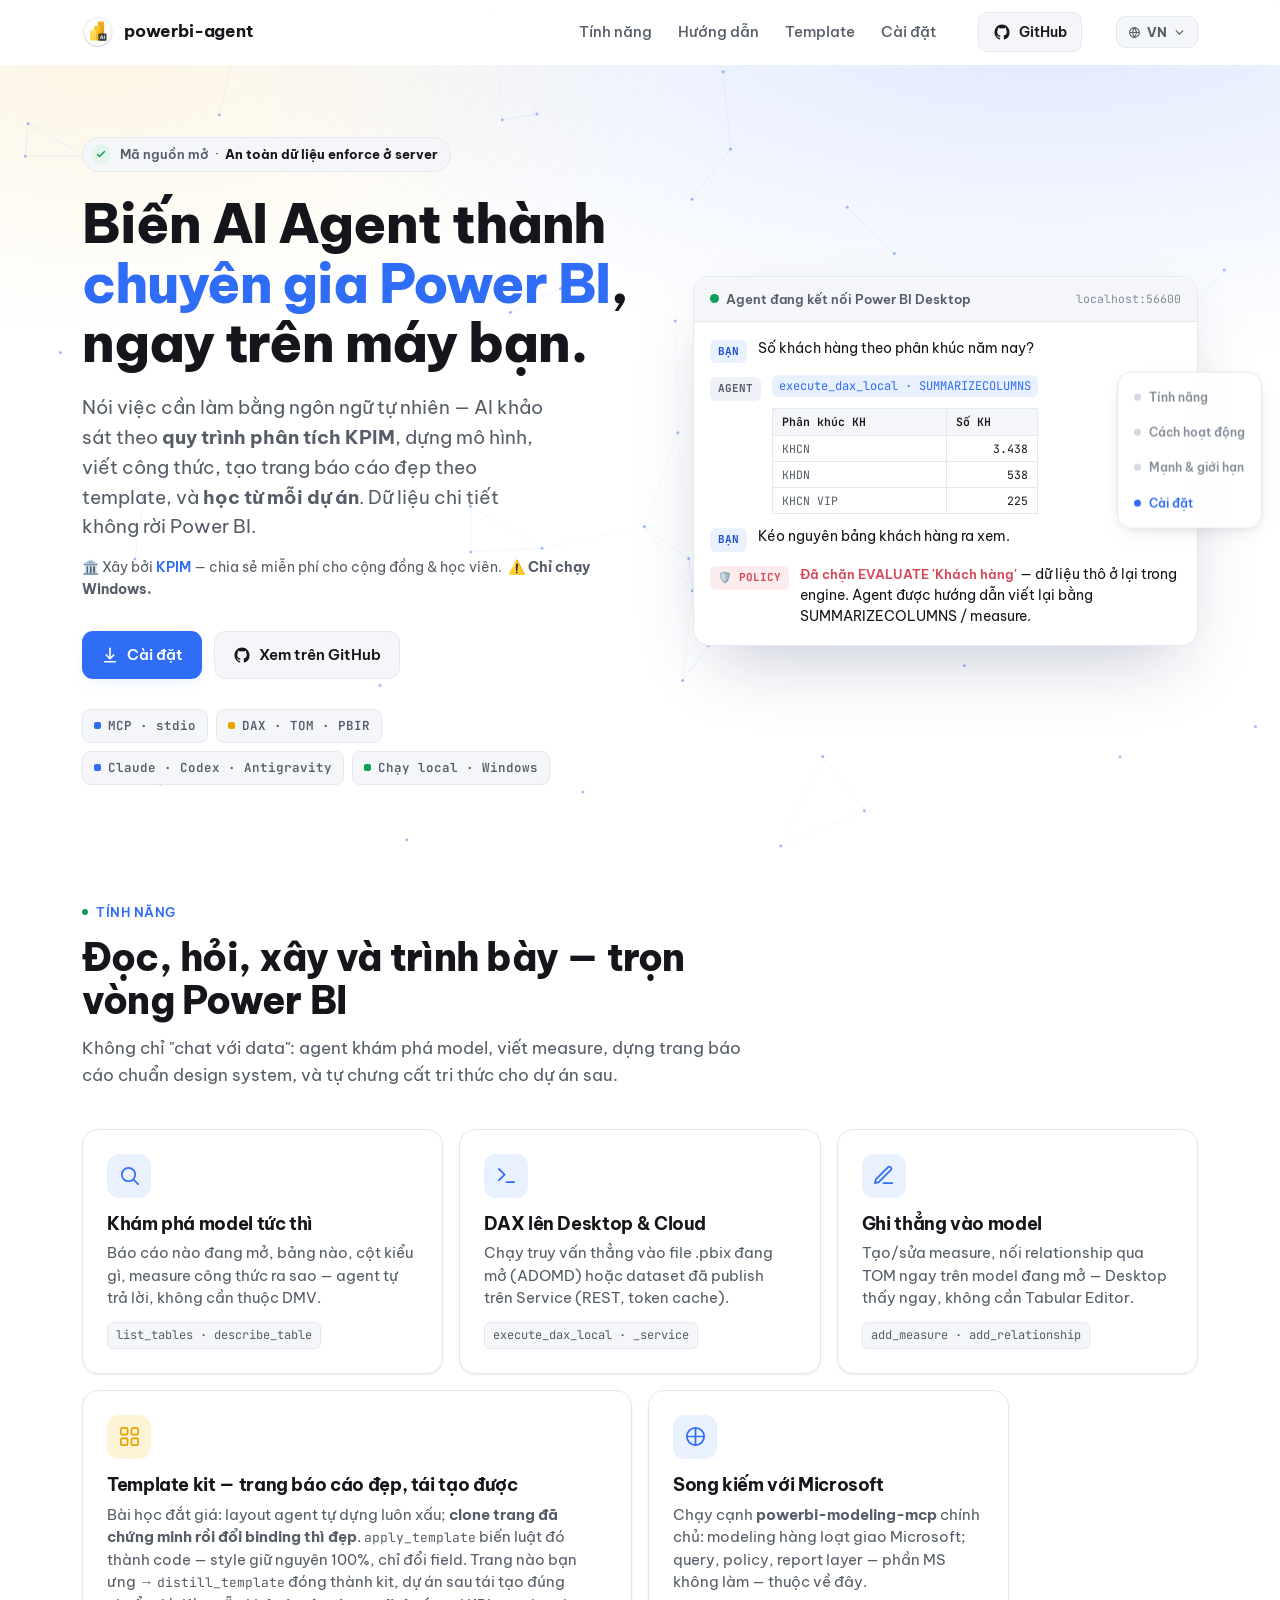
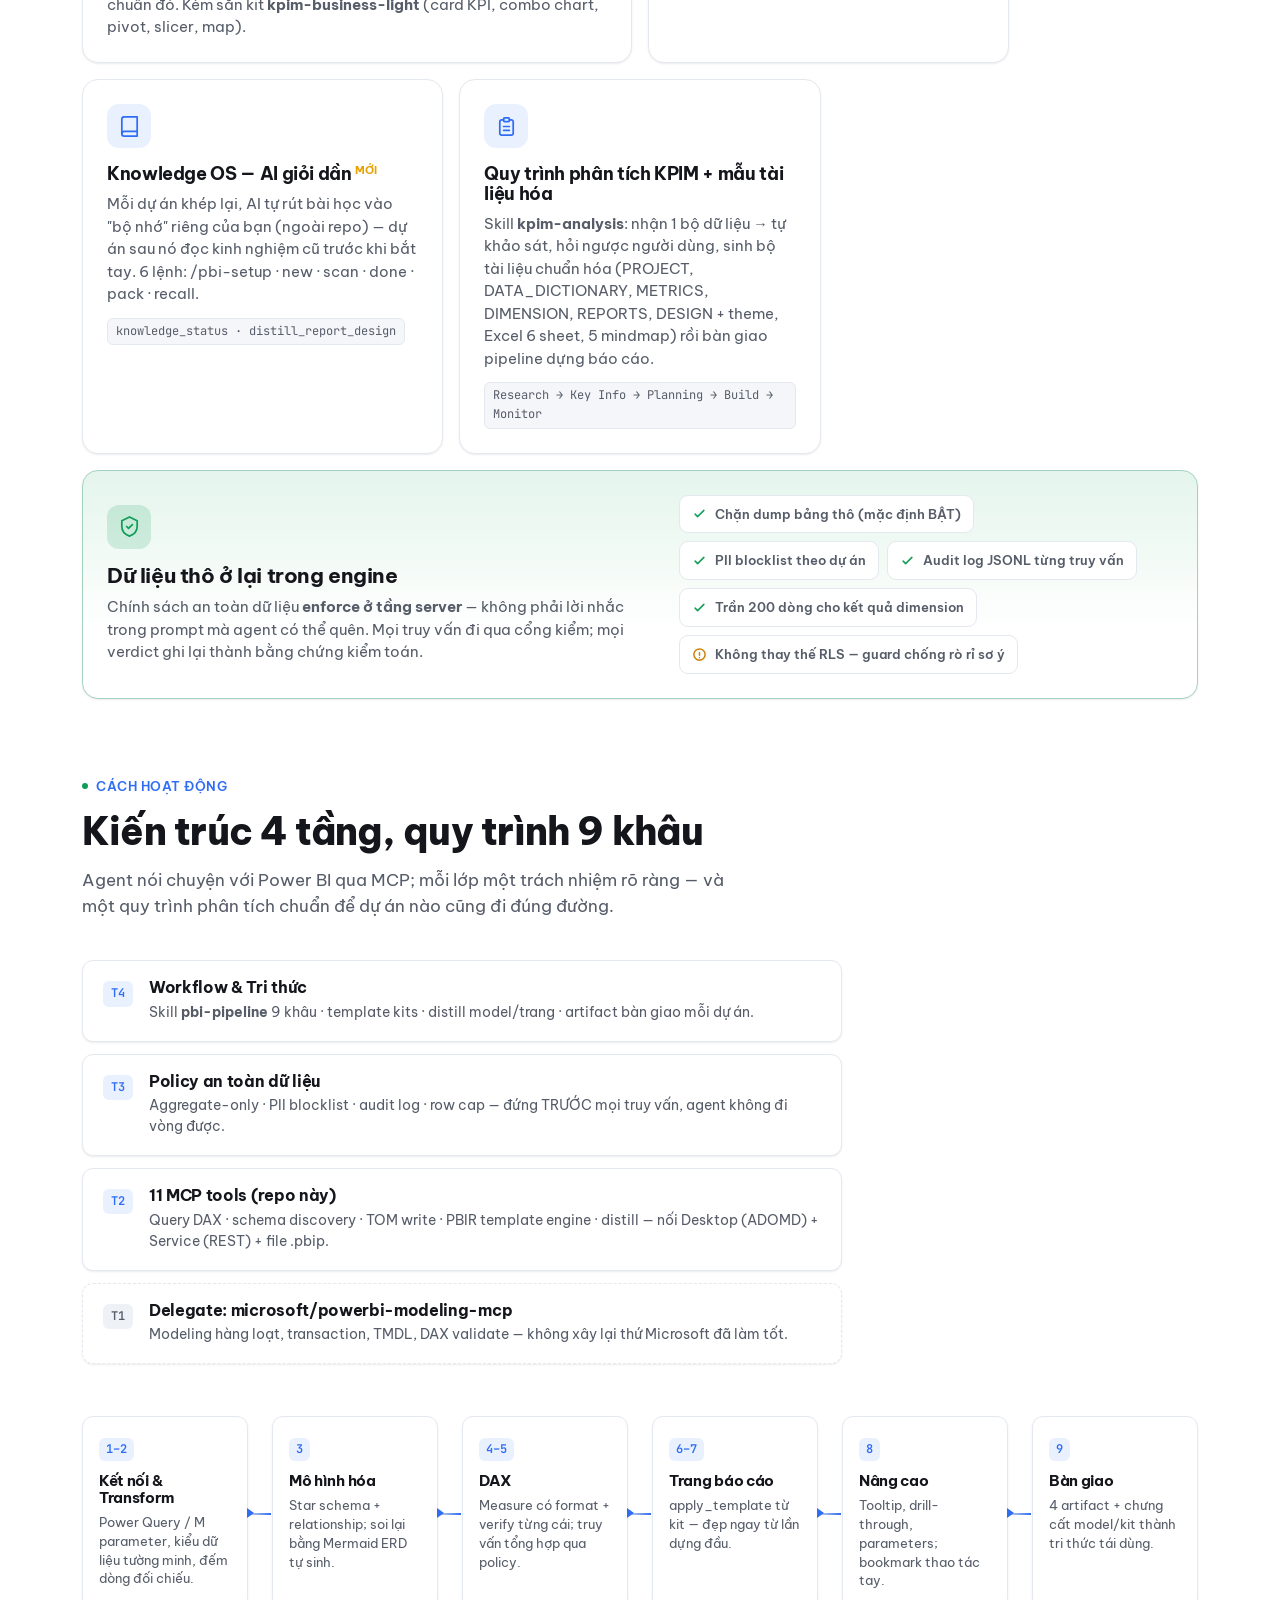
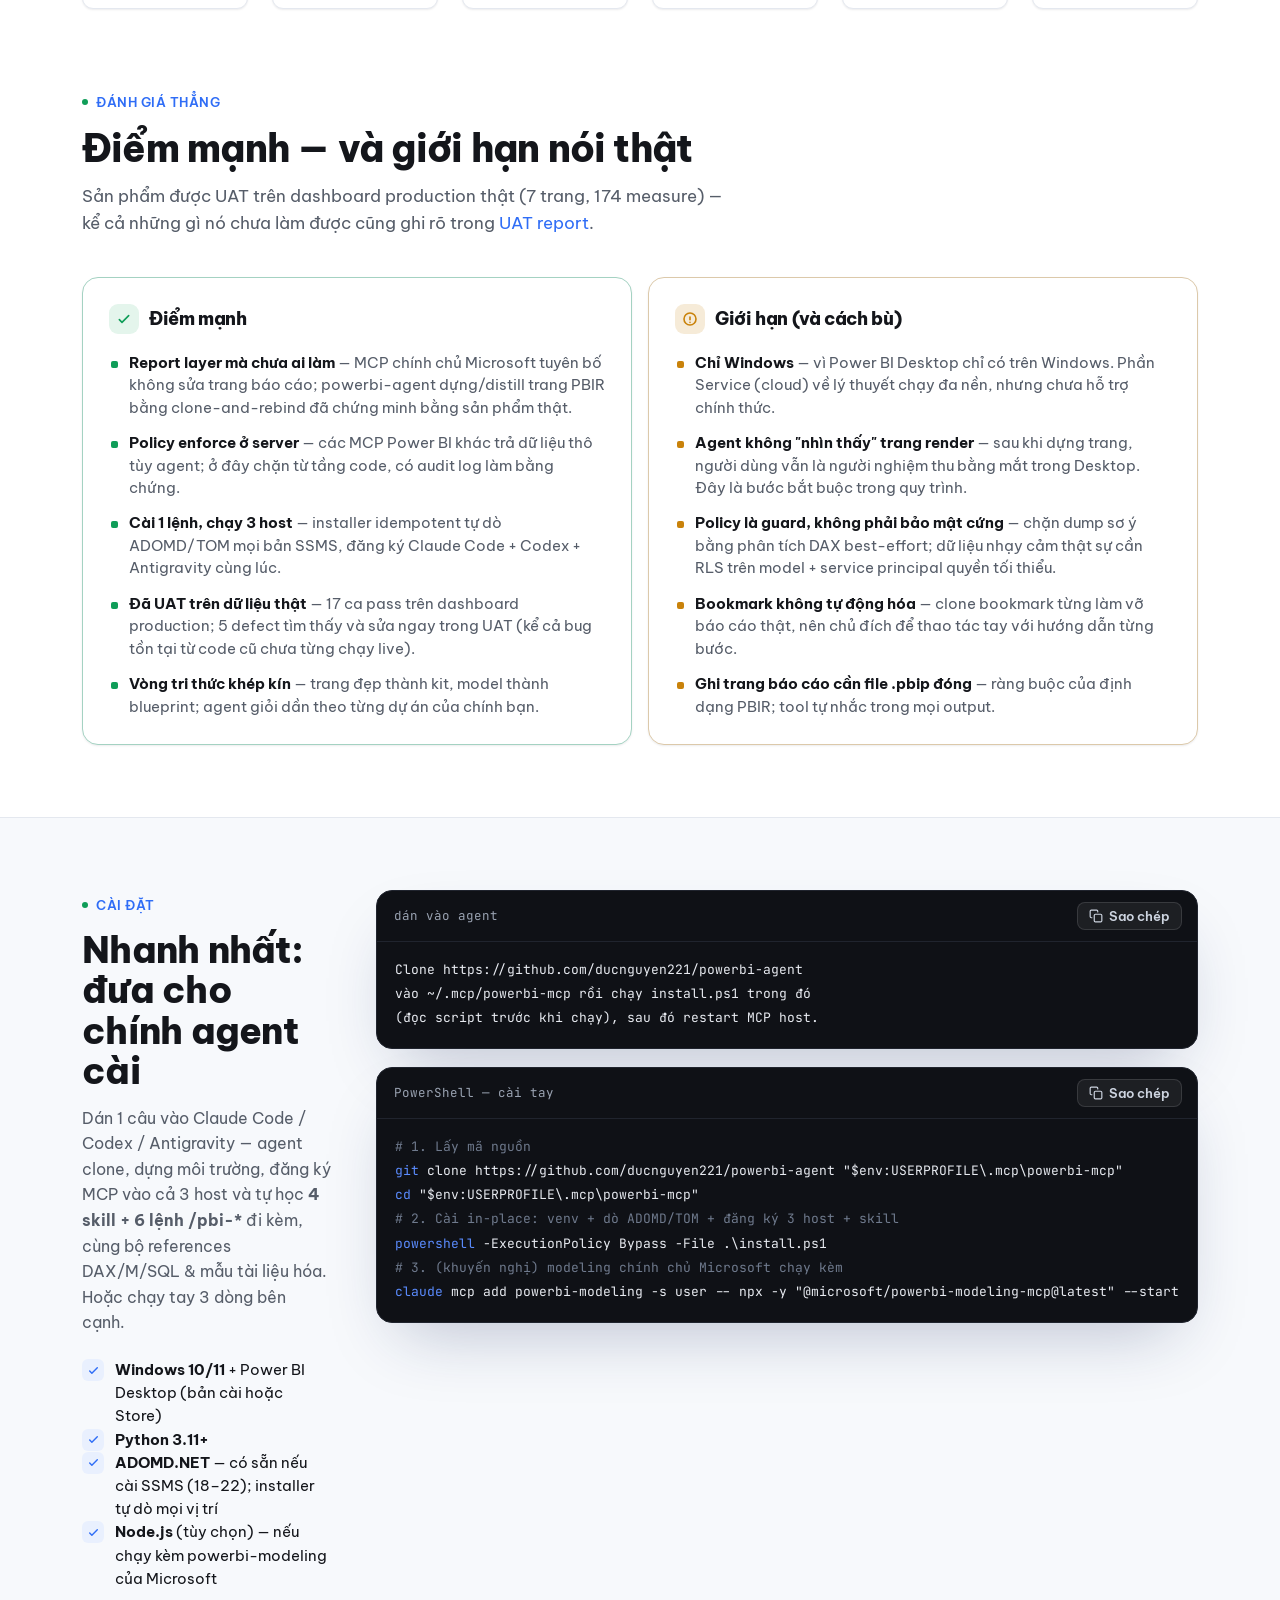
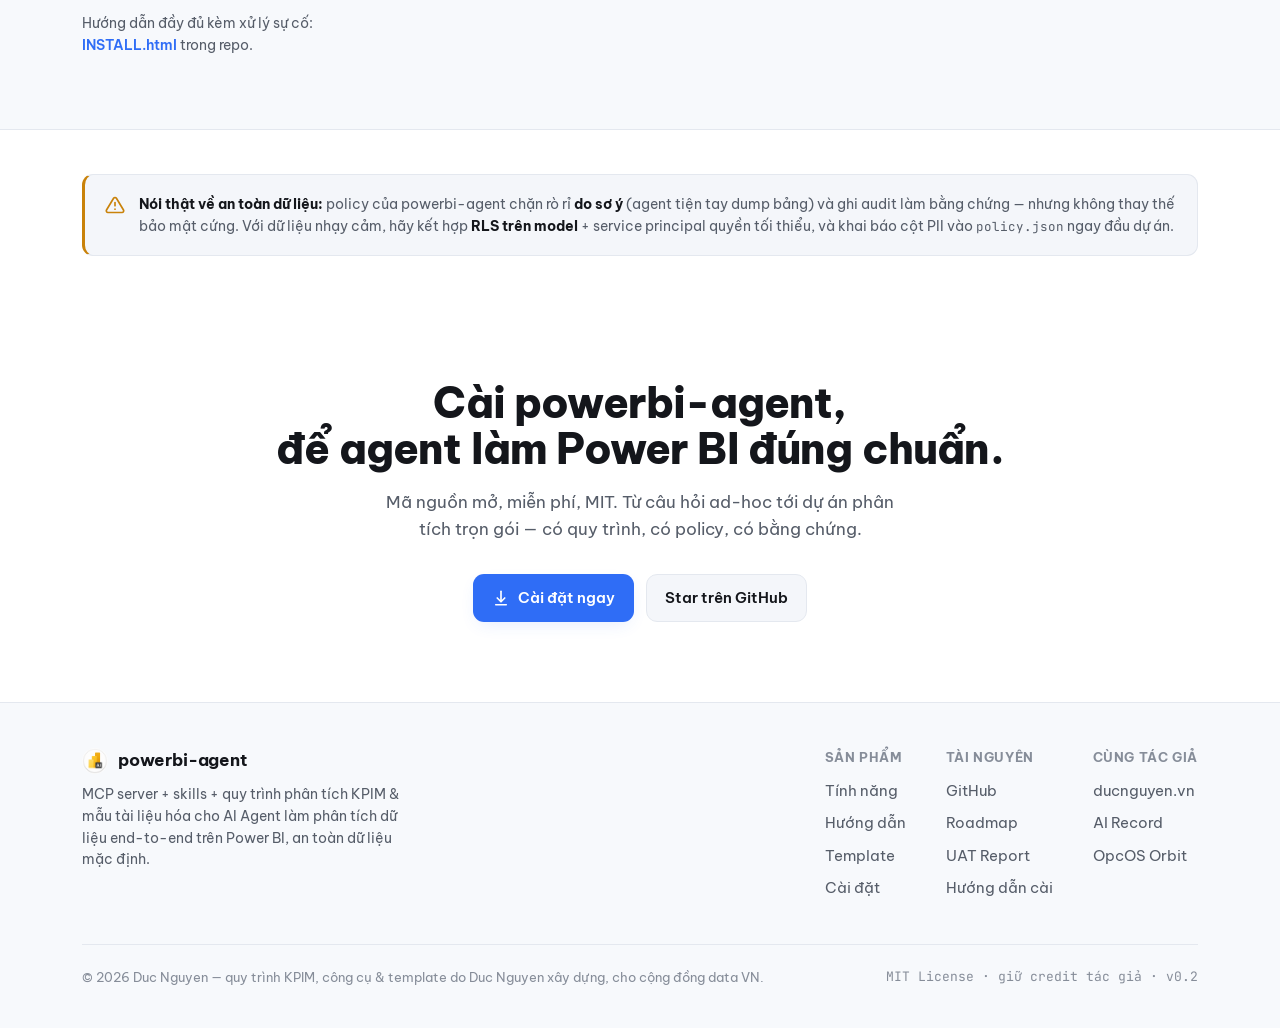
<file: docs/index.html>
<!doctype html>
<html lang="vi">
<head>
<meta charset="utf-8">
<meta name="viewport" content="width=device-width, initial-scale=1">
<title>powerbi-agent · AI Agent làm việc trực tiếp với Power BI, an toàn dữ liệu</title>
<meta name="description" content="powerbi-agent là MCP server mã nguồn mở biến AI Agent (Claude Code, Codex, Antigravity) thành chuyên gia phân tích Power BI: truy vấn DAX với chính sách an toàn dữ liệu enforce ở server, dựng trang báo cáo đẹp theo template, quy trình phân tích end-to-end 9 khâu.">
<meta name="theme-color" content="#2f6df6" media="(prefers-color-scheme: light)">
<meta name="theme-color" content="#0e0f13" media="(prefers-color-scheme: dark)">
<meta property="og:title" content="powerbi-agent · AI Agent × Power BI, data-safe by default">
<meta property="og:description" content="16 công cụ + quy trình phân tích KPIM + Knowledge OS học theo từng dự án. AI làm Power BI trọn vòng, dữ liệu chi tiết không rời máy bạn. Mã nguồn mở.">
<meta property="og:type" content="website">
<meta property="og:url" content="https://ducnguyen.vn/powerbi-agent/">
<meta name="twitter:card" content="summary">
<link rel="icon" href="assets/logo-128.png">
<link rel="preconnect" href="https://fonts.googleapis.com">
<link rel="preconnect" href="https://fonts.gstatic.com" crossorigin>
<link href="https://fonts.googleapis.com/css2?family=Be+Vietnam+Pro:wght@400;500;600;700;800&family=JetBrains+Mono:wght@400;500;600&display=swap" rel="stylesheet">
<style>
  :root{
    --bg:#ffffff; --bg-tint:#f7f9fc; --surface:#ffffff; --surface-2:#f4f6fa; --surface-3:#eef1f6;
    --border:#e4e8ef; --border-strong:#d3d9e3; --text:#14161b; --muted:#565d69; --faint:#868d99;
    --accent:#2f6df6; --accent-ink:#1b4fd0; --accent-weak:#e9f0fe; --accent-glow:rgba(47,109,246,.16);
    --gold:#e8a200; --gold-weak:#fdf3d7;
    --ok:#0f9d58; --ok-weak:#e4f5ec; --warn:#c9820a; --danger:#d64554; --danger-weak:#fdecee;
    --code-bg:#0f1116; --code-text:#e8ebf1; --code-border:#20242e;
    --radius:16px; --radius-sm:11px;
    --shadow-sm:0 1px 2px rgba(16,24,40,.05), 0 1px 3px rgba(16,24,40,.04);
    --shadow-md:0 8px 24px -8px rgba(16,24,40,.12), 0 2px 6px rgba(16,24,40,.05);
    --shadow-lg:0 30px 70px -24px rgba(20,40,90,.28);
    --mono:"JetBrains Mono",ui-monospace,"Cascadia Code",Consolas,monospace;
    --font:"Be Vietnam Pro",-apple-system,"Segoe UI",Roboto,"Noto Sans",sans-serif;
    --maxw:1160px;
  }
  @media (prefers-color-scheme:dark){
    :root{
      --bg:#0e0f13; --bg-tint:#111318; --surface:#16181d; --surface-2:#1b1e24; --surface-3:#22262e;
      --border:#282c34; --border-strong:#343a44; --text:#e9ebef; --muted:#a4abb6; --faint:#727984;
      --accent:#5b8cff; --accent-ink:#8fb0ff; --accent-weak:#182338; --accent-glow:rgba(91,140,255,.20);
      --gold:#f2c811; --gold-weak:#2b2410;
      --ok:#3ec38a; --ok-weak:#12271d; --warn:#e0a032; --danger:#ef6d79; --danger-weak:#2c161a;
      --code-bg:#0a0c10; --code-text:#e4e8f0; --code-border:#20242e;
      --shadow-sm:0 1px 2px rgba(0,0,0,.4);
      --shadow-md:0 10px 28px -10px rgba(0,0,0,.6);
      --shadow-lg:0 34px 80px -28px rgba(0,0,0,.75);
    }
  }
  *{box-sizing:border-box}
  html{scroll-behavior:smooth;background:var(--bg)}
  @media (prefers-reduced-motion:reduce){html{scroll-behavior:auto}}
  #netbg{position:fixed;inset:0;width:100%;height:100%;z-index:-1;pointer-events:none;opacity:.9}
  body{margin:0;background:transparent;color:var(--text);font-family:var(--font);line-height:1.6;font-size:16px;
    -webkit-font-smoothing:antialiased;text-rendering:optimizeLegibility;overflow-x:hidden}
  a{color:inherit;text-decoration:none}
  h1,h2,h3{margin:0;letter-spacing:-.02em;line-height:1.1}
  p{margin:0}
  ::selection{background:var(--accent);color:#fff}
  .wrap{max-width:var(--maxw);margin:0 auto;padding:0 22px}
  .eyebrow{display:inline-flex;align-items:center;gap:8px;font-size:12.5px;font-weight:600;letter-spacing:.04em;
    text-transform:uppercase;color:var(--accent)}
  .eyebrow .dot{width:6px;height:6px;border-radius:50%;background:var(--ok)}

  header.site{position:sticky;top:0;z-index:50;background:color-mix(in srgb,var(--bg) 82%,transparent);
    backdrop-filter:saturate(180%) blur(14px);-webkit-backdrop-filter:saturate(180%) blur(14px);
    border-bottom:1px solid transparent;transition:border-color .25s}
  header.site.scrolled{border-bottom-color:var(--border)}
  .nav{display:flex;align-items:center;gap:20px;height:64px}
  .brand{display:flex;align-items:center;gap:10px;font-weight:700;font-size:17px;letter-spacing:-.01em}
  .brand svg{width:28px;height:28px;display:block}
  .nav-links{display:flex;gap:26px;margin-left:auto}
  .nav-links a{font-size:14.5px;font-weight:500;color:var(--muted);transition:color .18s}
  .nav-links a:hover{color:var(--text)}
  .nav .gh{margin-left:22px}
  @media (max-width:820px){.nav-links{display:none}.nav .gh{margin-left:auto}}

  .btn{display:inline-flex;align-items:center;gap:8px;white-space:nowrap;font-family:var(--font);font-size:15px;
    font-weight:600;padding:11px 18px;border-radius:11px;border:1px solid transparent;cursor:pointer;
    transition:transform .12s ease, background .18s, border-color .18s, box-shadow .18s}
  .btn svg{width:18px;height:18px;flex:none}
  .btn:active{transform:translateY(1px)}
  .btn-primary{background:var(--accent);color:#fff;box-shadow:0 6px 18px -6px var(--accent-glow)}
  .btn-primary:hover{background:var(--accent-ink);box-shadow:0 10px 24px -8px var(--accent-glow)}
  .btn-ghost{background:var(--surface-2);color:var(--text);border-color:var(--border)}
  .btn-ghost:hover{background:var(--surface-3);border-color:var(--border-strong)}
  .btn-sm{padding:8px 14px;font-size:14px;border-radius:9px}

  .hero{position:relative;padding:72px 0 40px;overflow:hidden}
  .hero::before{content:"";position:absolute;inset:0;z-index:-1;pointer-events:none;
    background:radial-gradient(120% 90% at 82% -10%, var(--accent-glow), transparent 55%),
      radial-gradient(90% 70% at 8% 0%, color-mix(in srgb,var(--gold) 10%,transparent), transparent 50%)}
  .hero-grid{display:grid;grid-template-columns:1.05fr .95fr;gap:52px;align-items:center}
  @media (max-width:900px){.hero-grid{grid-template-columns:1fr;gap:34px}.preview{max-width:560px}}
  .hero-badge{display:inline-flex;align-items:center;gap:9px;padding:6px 12px 6px 8px;border-radius:999px;
    background:var(--surface-2);border:1px solid var(--border);font-size:13px;font-weight:600;color:var(--muted);margin-bottom:22px}
  .hero-badge b{color:var(--text)}
  .hero-badge .tick{display:inline-flex;width:20px;height:20px;border-radius:50%;background:var(--ok-weak);
    color:var(--ok);align-items:center;justify-content:center}
  .hero-badge .tick svg{width:12px;height:12px}
  .hero h1{font-size:clamp(2.1rem,5.2vw,3.4rem);font-weight:800}
  .hero h1 .hl{color:var(--accent)}
  .hero .lead{margin-top:20px;font-size:clamp(1.02rem,2.2vw,1.2rem);color:var(--muted);max-width:36ch;line-height:1.55}
  .hero-cta{display:flex;gap:12px;margin-top:30px;flex-wrap:wrap}
  .tech-badges{display:flex;flex-wrap:wrap;gap:8px;margin-top:30px}
  .tb{display:inline-flex;align-items:center;gap:7px;font-size:12.5px;font-weight:600;font-family:var(--mono);
    padding:6px 11px;border-radius:8px;background:var(--surface-2);border:1px solid var(--border);color:var(--muted)}
  .tb .g{width:7px;height:7px;border-radius:2px;background:var(--accent)}
  .tb.local .g{background:var(--ok)}
  .tb.gold .g{background:var(--gold)}

  .preview{position:relative;border-radius:var(--radius);background:var(--surface);border:1px solid var(--border);
    box-shadow:var(--shadow-lg);overflow:hidden}
  .preview::after{content:"";position:absolute;inset:0;border-radius:inherit;pointer-events:none;
    box-shadow:inset 0 1px 0 rgba(255,255,255,.5)}
  @media (prefers-color-scheme:dark){.preview::after{box-shadow:inset 0 1px 0 rgba(255,255,255,.06)}}
  .pv-top{display:flex;align-items:center;gap:10px;padding:12px 16px;border-bottom:1px solid var(--border);background:var(--surface-2)}
  .pv-live{display:inline-flex;align-items:center;gap:7px;font-size:12.5px;font-weight:600;color:var(--muted)}
  .pv-live .rec{width:9px;height:9px;border-radius:50%;background:var(--ok)}
  .pv-src{margin-left:auto;font-size:11.5px;font-family:var(--mono);color:var(--faint)}
  .pv-body{padding:16px 16px 18px;display:flex;flex-direction:column;gap:12px}
  .line{display:flex;gap:11px;align-items:flex-start}
  .who{flex:none;font-size:11px;font-weight:700;padding:3px 8px;border-radius:6px;margin-top:2px;
    font-family:var(--mono);letter-spacing:.01em}
  .who.you{background:var(--accent-weak);color:var(--accent-ink)}
  .who.ag{background:var(--surface-3);color:var(--muted)}
  .who.pol{background:var(--danger-weak);color:var(--danger)}
  .say{font-size:14px;line-height:1.5;min-width:0}
  .say .tool{font-family:var(--mono);font-size:12px;color:var(--accent);background:var(--accent-weak);
    border-radius:6px;padding:2px 7px;display:inline-block;margin-bottom:5px}
  .say .blocked{color:var(--danger);font-weight:600;font-size:13px}
  .mini-tbl{border-collapse:collapse;font-family:var(--mono);font-size:11.5px;margin-top:6px;width:100%}
  .mini-tbl th,.mini-tbl td{border:1px solid var(--border);padding:4px 9px;text-align:left;color:var(--muted)}
  .mini-tbl th{background:var(--surface-2);color:var(--text);font-weight:600}
  .mini-tbl td.n{text-align:right;color:var(--text)}

  section{padding:72px 0}
  .sec-head{max-width:660px;margin-bottom:40px}
  .sec-head h2{font-size:clamp(1.7rem,3.6vw,2.4rem);font-weight:800;margin-top:14px}
  .sec-head p{margin-top:14px;color:var(--muted);font-size:1.05rem;line-height:1.6}

  .bento{display:grid;grid-template-columns:repeat(6,1fr);gap:16px}
  .feat{grid-column:span 2;background:var(--surface);border:1px solid var(--border);border-radius:var(--radius);
    padding:24px;box-shadow:var(--shadow-sm);transition:transform .2s ease, box-shadow .2s ease, border-color .2s}
  .feat:hover{transform:translateY(-3px);box-shadow:var(--shadow-md);border-color:var(--border-strong)}
  .feat.wide{grid-column:span 3}
  .feat.full{grid-column:span 6}
  .ficon{width:44px;height:44px;border-radius:12px;display:flex;align-items:center;justify-content:center;
    background:var(--accent-weak);color:var(--accent);margin-bottom:16px}
  .ficon.gold{background:var(--gold-weak);color:var(--gold)}
  .ficon svg{width:23px;height:23px}
  .feat h3{font-size:1.12rem;font-weight:700}
  .feat p{margin-top:9px;color:var(--muted);font-size:14.5px;line-height:1.55}
  .feat .kbd{display:inline-block;margin-top:12px;font-family:var(--mono);font-size:12px;color:var(--muted);
    background:var(--surface-2);border:1px solid var(--border);border-radius:6px;padding:3px 8px}
  .feat.full{display:grid;grid-template-columns:1.1fr 1fr;gap:28px;align-items:center;
    background:linear-gradient(180deg,var(--ok-weak),transparent 70%),var(--surface);
    border-color:color-mix(in srgb,var(--ok) 30%,var(--border))}
  .feat.full .ficon{background:color-mix(in srgb,var(--ok) 16%,transparent);color:var(--ok)}
  .feat.full h3{font-size:1.3rem}
  .privacy-tags{display:flex;flex-wrap:wrap;gap:8px;align-content:flex-start}
  .ptag{font-size:13px;font-weight:600;padding:8px 12px;border-radius:9px;background:var(--surface);
    border:1px solid var(--border);color:var(--muted);display:inline-flex;gap:8px;align-items:center}
  .ptag svg{width:15px;height:15px;color:var(--ok);flex:none}
  .ptag.out svg{color:var(--warn)}
  @media (max-width:900px){
    .bento{grid-template-columns:repeat(2,1fr)}
    .feat,.feat.wide{grid-column:span 1}
    .feat.full{grid-column:span 2;grid-template-columns:1fr}
  }
  @media (max-width:560px){
    .bento{grid-template-columns:1fr}
    .feat,.feat.wide,.feat.full{grid-column:span 1}
  }

  /* layers (kiến trúc 4 tầng) */
  .layers{display:flex;flex-direction:column;gap:12px;max-width:760px}
  .layer{display:flex;gap:16px;align-items:flex-start;background:var(--surface);border:1px solid var(--border);
    border-radius:var(--radius-sm);padding:18px 20px;box-shadow:var(--shadow-sm)}
  .layer .lnum{flex:none;font-family:var(--mono);font-size:12px;font-weight:600;color:var(--accent);
    background:var(--accent-weak);border-radius:6px;padding:3px 8px;margin-top:2px}
  .layer h3{font-size:1rem;font-weight:700}
  .layer p{margin-top:5px;font-size:13.5px;color:var(--muted);line-height:1.55}
  .layer.dele{border-style:dashed}
  .layer.dele .lnum{background:var(--surface-3);color:var(--muted)}

  .pipe-wrap{overflow-x:auto;padding-bottom:6px;margin:0 -22px;padding-left:22px;padding-right:22px}
  .pipe{display:flex;gap:0;min-width:min-content}
  .pstep{flex:1 1 0;min-width:150px;position:relative;background:var(--surface);border:1px solid var(--border);
    border-radius:var(--radius-sm);padding:18px 16px;box-shadow:var(--shadow-sm)}
  .pstep:not(:last-child){margin-right:24px}
  .pstep:not(:last-child)::after{content:"";position:absolute;top:50%;right:-24px;width:24px;height:2px;
    background:linear-gradient(90deg,var(--border-strong),var(--accent))}
  .pstep:not(:last-child)::before{content:"";position:absolute;top:50%;right:-7px;width:0;height:0;transform:translateY(-50%);
    border-left:7px solid var(--accent);border-top:5px solid transparent;border-bottom:5px solid transparent;z-index:2}
  .pnum{font-family:var(--mono);font-size:12px;font-weight:600;color:var(--accent);
    background:var(--accent-weak);border-radius:6px;padding:2px 7px;display:inline-block}
  .pstep h3{margin-top:12px;font-size:.96rem;font-weight:700}
  .pstep p{margin-top:6px;font-size:12.5px;color:var(--muted);line-height:1.5}
  @media (max-width:760px){
    .pipe{flex-direction:column}
    .pstep{min-width:0}
    .pstep:not(:last-child){margin-right:0;margin-bottom:26px}
    .pstep:not(:last-child)::after{top:auto;bottom:-26px;right:50%;width:2px;height:26px;
      background:linear-gradient(180deg,var(--border-strong),var(--accent))}
    .pstep:not(:last-child)::before{top:auto;bottom:-9px;right:50%;transform:translateX(50%);
      border-left:5px solid transparent;border-right:5px solid transparent;border-top:7px solid var(--accent);border-bottom:0}
  }

  /* strengths / limits */
  .sw-grid{display:grid;grid-template-columns:1fr 1fr;gap:16px}
  .sw{background:var(--surface);border:1px solid var(--border);border-radius:var(--radius);padding:26px;box-shadow:var(--shadow-sm)}
  .sw.plus{border-color:color-mix(in srgb,var(--ok) 30%,var(--border))}
  .sw.minus{border-color:color-mix(in srgb,var(--warn) 30%,var(--border))}
  .sw h3{display:flex;align-items:center;gap:10px;font-size:1.15rem;font-weight:800}
  .sw h3 .sic{width:30px;height:30px;border-radius:9px;display:inline-flex;align-items:center;justify-content:center}
  .sw.plus h3 .sic{background:var(--ok-weak);color:var(--ok)}
  .sw.minus h3 .sic{background:color-mix(in srgb,var(--warn) 16%,transparent);color:var(--warn)}
  .sw ul{margin:18px 0 0;padding:0;display:flex;flex-direction:column;gap:13px}
  .sw li{list-style:none;font-size:14.5px;line-height:1.55;color:var(--muted);padding-left:20px;position:relative}
  .sw li::before{content:"";position:absolute;left:2px;top:9px;width:7px;height:7px;border-radius:2px}
  .sw.plus li::before{background:var(--ok)}
  .sw.minus li::before{background:var(--warn)}
  .sw li b{color:var(--text)}
  @media (max-width:840px){.sw-grid{grid-template-columns:1fr}}

  .install{background:var(--bg-tint);border-top:1px solid var(--border);border-bottom:1px solid var(--border)}
  .install-grid{display:grid;grid-template-columns:1fr 1fr;gap:44px;align-items:start}
  .code-card{background:var(--code-bg);border:1px solid var(--code-border);border-radius:var(--radius);
    box-shadow:var(--shadow-lg);overflow:hidden}
  .code-card + .code-card{margin-top:18px}
  .code-top{display:flex;align-items:center;gap:8px;padding:11px 15px;border-bottom:1px solid var(--code-border)}
  .code-top .fn{font-family:var(--mono);font-size:12.5px;color:#9aa3b2;margin-left:2px}
  .copy-btn{margin-left:auto;display:inline-flex;align-items:center;gap:6px;cursor:pointer;
    font-family:var(--font);font-size:12.5px;font-weight:600;color:#cdd4e0;
    background:rgba(255,255,255,.06);border:1px solid rgba(255,255,255,.12);
    padding:5px 11px;border-radius:8px;transition:background .15s,color .15s}
  .copy-btn:hover{background:rgba(255,255,255,.12);color:#fff}
  .copy-btn svg{width:14px;height:14px}
  .copy-btn.done{color:#3ec38a;border-color:rgba(62,195,138,.4)}
  .code-scroll{overflow-x:auto}
  pre{margin:0;padding:16px 18px 18px}
  pre code{font-family:var(--mono);font-size:13px;line-height:1.85;color:var(--code-text);white-space:pre;display:block}
  .code-scroll .cm{color:#6f7a8d}
  .code-scroll .pr{color:#5b8cff}
  .install-copy h2{font-size:clamp(1.7rem,3.6vw,2.3rem);font-weight:800}
  .install-copy p{margin-top:14px;color:var(--muted);line-height:1.6}
  .req{margin-top:22px;display:flex;flex-direction:column;gap:11px}
  .req ul{margin:0;padding:0}
  .req li{display:flex;gap:11px;align-items:flex-start;list-style:none;font-size:14.5px}
  .req .ic{flex:none;width:22px;height:22px;border-radius:6px;background:var(--accent-weak);color:var(--accent);
    display:flex;align-items:center;justify-content:center;margin-top:1px}
  .req .ic svg{width:13px;height:13px}
  .req b{color:var(--text)}
  @media (max-width:840px){.install-grid{grid-template-columns:1fr;gap:30px}}

  .legal{display:flex;gap:14px;align-items:flex-start;background:var(--surface-2);border:1px solid var(--border);
    border-left:3px solid var(--warn);border-radius:var(--radius-sm);padding:18px 20px}
  .legal svg{flex:none;width:20px;height:20px;color:var(--warn);margin-top:2px}
  .legal p{font-size:14px;color:var(--muted);line-height:1.6}
  .legal b{color:var(--text)}

  .final{text-align:center;padding:80px 0}
  .final h2{font-size:clamp(1.8rem,4vw,2.6rem);font-weight:800}
  .final p{margin:16px auto 0;max-width:48ch;color:var(--muted);font-size:1.06rem}
  .final .hero-cta{justify-content:center;margin-top:32px}

  footer.site{border-top:1px solid var(--border);background:var(--bg-tint);padding:44px 0 40px}
  .foot{display:flex;justify-content:space-between;gap:30px;flex-wrap:wrap;align-items:flex-start}
  .foot .brand{margin-bottom:10px}
  .foot-tag{color:var(--muted);font-size:14px;max-width:36ch;line-height:1.55}
  .foot-links{display:flex;gap:40px;flex-wrap:wrap}
  .foot-col b{display:block;font-size:12.5px;text-transform:uppercase;letter-spacing:.05em;color:var(--faint);margin-bottom:12px}
  .foot-col a{display:block;font-size:14.5px;color:var(--muted);margin-bottom:9px;transition:color .15s}
  .foot-col a:hover{color:var(--accent)}
  .foot-bottom{margin-top:36px;padding-top:22px;border-top:1px solid var(--border);
    display:flex;justify-content:space-between;gap:16px;flex-wrap:wrap;color:var(--faint);font-size:13px}
  .foot-bottom .lic{font-family:var(--mono)}


  /* quick-nav dọc phải */
  .quicknav{position:fixed;right:18px;top:50%;transform:translateY(-50%);z-index:40;
    display:flex;flex-direction:column;gap:6px;background:color-mix(in srgb,var(--surface) 80%,transparent);
    backdrop-filter:blur(10px);border:1px solid var(--border);border-radius:14px;padding:10px 8px;box-shadow:var(--shadow-md)}
  .quicknav a{display:flex;align-items:center;gap:8px;font-size:12px;font-weight:600;color:var(--faint);
    padding:5px 8px;border-radius:8px;transition:color .15s,background .15s}
  .quicknav a .qdot{width:7px;height:7px;border-radius:50%;background:var(--border-strong);flex:none;transition:background .15s}
  .quicknav a:hover{color:var(--text);background:var(--surface-2)}
  .quicknav a.on{color:var(--accent)}
  .quicknav a.on .qdot{background:var(--accent)}
  @media (max-width:1240px){.quicknav .qlabel{display:none}.quicknav{padding:10px 6px}}
  @media (max-width:760px){.quicknav{display:none}}
  @media (prefers-reduced-motion:no-preference){
    .reveal{opacity:0;transform:translateY(20px);transition:opacity .6s cubic-bezier(.16,1,.3,1),transform .6s cubic-bezier(.16,1,.3,1)}
    .reveal.in{opacity:1;transform:none}
  }

  /* i18n */
  html[data-lang="vi"] [data-i18n="en"]{display:none}
  html[data-lang="en"] [data-i18n="vi"]{display:none}
  .langsel{position:relative;margin-left:14px}
  .langsel > button{display:inline-flex;align-items:center;gap:6px;font-family:var(--font);font-size:13px;font-weight:700;color:var(--muted);background:var(--surface-2);border:1px solid var(--border);border-radius:9px;padding:7px 11px;cursor:pointer}
  .langsel > button:hover{color:var(--text);border-color:var(--border-strong)}
  .langsel > button svg{width:13px;height:13px}
  .langsel ul{position:absolute;right:0;top:calc(100% + 6px);min-width:132px;list-style:none;margin:0;padding:6px;background:var(--surface);border:1px solid var(--border);border-radius:11px;box-shadow:var(--shadow-md);display:none;z-index:60}
  .langsel.open ul{display:block}
  .langsel li button{width:100%;text-align:left;display:flex;align-items:center;gap:9px;font-size:13.5px;font-weight:600;color:var(--text);background:none;border:none;border-radius:7px;padding:8px 10px;cursor:pointer}
  .langsel li button:hover{background:var(--surface-2)}
  .langsel li button.on{color:var(--accent)}
  .langsel li button .fl{font-size:15px}
</style>
</head>
<body>
<canvas id="netbg" aria-hidden="true"></canvas>

<!-- ======= HEADER ======= -->
<header class="site" id="siteHeader">
  <div class="wrap nav">
    <a class="brand" href="#top">
      <img src="assets/logo-128.png" alt="powerbi-agent" style="width:32px;height:32px;border-radius:50%">
      powerbi-agent
    </a>
    <nav class="nav-links">
      <a href="feature/"><span data-i18n="vi">Tính năng</span><span data-i18n="en">Features</span></a>
      <a href="instruction/"><span data-i18n="vi">Hướng dẫn</span><span data-i18n="en">Guide</span></a>
      <a href="template/"><span data-i18n="vi">Template</span><span data-i18n="en">Templates</span></a>
      <a href="install/"><span data-i18n="vi">Cài đặt</span><span data-i18n="en">Install</span></a>
    </nav>
    <a class="btn btn-ghost btn-sm gh" href="https://github.com/ducnguyen221/powerbi-agent" target="_blank" rel="noopener">
      <svg viewBox="0 0 24 24" fill="currentColor" aria-hidden="true"><path d="M12 2C6.48 2 2 6.58 2 12.25c0 4.53 2.87 8.37 6.84 9.73.5.09.68-.22.68-.49 0-.24-.01-.87-.01-1.71-2.78.62-3.37-1.37-3.37-1.37-.45-1.18-1.11-1.49-1.11-1.49-.91-.64.07-.62.07-.62 1 .07 1.53 1.06 1.53 1.06.89 1.56 2.34 1.11 2.91.85.09-.66.35-1.11.63-1.36-2.22-.26-4.55-1.14-4.55-5.07 0-1.12.39-2.03 1.03-2.75-.1-.26-.45-1.3.1-2.71 0 0 .84-.28 2.75 1.05a9.4 9.4 0 0 1 2.5-.34c.85 0 1.71.12 2.5.34 1.91-1.33 2.75-1.05 2.75-1.05.55 1.41.2 2.45.1 2.71.64.72 1.03 1.63 1.03 2.75 0 3.94-2.34 4.81-4.57 5.06.36.32.68.94.68 1.9 0 1.37-.01 2.48-.01 2.82 0 .27.18.59.69.49A10.02 10.02 0 0 0 22 12.25C22 6.58 17.52 2 12 2Z"/></svg>
      GitHub
    </a>
  </div>
</header>

<nav class="quicknav" aria-label="Điều hướng nhanh trong trang">
  <a href="#tinh-nang"><span class="qdot"></span><span class="qlabel">Tính năng</span></a>
  <a href="#cach-hoat-dong"><span class="qdot"></span><span class="qlabel">Cách hoạt động</span></a>
  <a href="#manh-yeu"><span class="qdot"></span><span class="qlabel">Mạnh & giới hạn</span></a>
  <a href="#cai-dat"><span class="qdot"></span><span class="qlabel">Cài đặt</span></a>
</nav>

<main id="top">

<!-- ======= HERO ======= -->
<section class="hero">
  <div class="wrap hero-grid">
    <div class="hero-copy">
      <span class="hero-badge">
        <span class="tick"><svg viewBox="0 0 24 24" fill="none" stroke="currentColor" stroke-width="3" stroke-linecap="round" stroke-linejoin="round"><path d="M5 13l4 4L19 7"/></svg></span>
        <span data-i18n="vi">Mã nguồn mở &nbsp;·&nbsp; <b>An toàn dữ liệu enforce ở server</b></span><span data-i18n="en">Open source &nbsp;·&nbsp; <b>Data safety enforced server-side</b></span>
      </span>
      <h1><span data-i18n="vi">Biến AI Agent thành<br><span class="hl">chuyên gia Power BI</span>, ngay trên máy bạn.</span><span data-i18n="en">Turn your AI Agent into<br><span class="hl">a Power BI expert</span>, right on your machine.</span></h1>
      <p class="lead"><span data-i18n="vi">Nói việc cần làm bằng ngôn ngữ tự nhiên — AI khảo sát theo <b>quy trình phân tích KPIM</b>, dựng mô hình, viết công thức, tạo trang báo cáo đẹp theo template, và <b>học từ mỗi dự án</b>. Dữ liệu chi tiết không rời Power BI.</span><span data-i18n="en">Say what you need in plain language — the AI surveys with the <b>KPIM process</b>, builds the model, writes measures, creates polished report pages from templates, and <b>learns from every project</b>. Detailed data never leaves Power BI.</span></p>
      <p style="margin-top:14px;font-size:14px;color:var(--muted)"><span data-i18n="vi">🏛️ Xây bởi <a href="https://kpim.vn" target="_blank" rel="noopener" style="color:var(--accent);font-weight:600">KPIM</a> — chia sẻ miễn phí cho cộng đồng &amp; học viên. &nbsp;⚠️ <b>Chỉ chạy Windows.</b></span><span data-i18n="en">🏛️ Built by <a href="https://kpim.vn" target="_blank" rel="noopener" style="color:var(--accent);font-weight:600">KPIM</a> — shared free with the community &amp; students. &nbsp;⚠️ <b>Windows only.</b></span></p>
      <div class="hero-cta">
        <a class="btn btn-primary" href="#cai-dat">
          <svg viewBox="0 0 24 24" fill="none" stroke="currentColor" stroke-width="2.2" stroke-linecap="round" stroke-linejoin="round"><path d="M12 3v13"/><path d="m7 12 5 5 5-5"/><path d="M5 21h14"/></svg>
          <span data-i18n="vi">Cài đặt</span><span data-i18n="en">Install</span>
        </a>
        <a class="btn btn-ghost" href="https://github.com/ducnguyen221/powerbi-agent" target="_blank" rel="noopener">
          <svg viewBox="0 0 24 24" fill="currentColor" aria-hidden="true"><path d="M12 2C6.48 2 2 6.58 2 12.25c0 4.53 2.87 8.37 6.84 9.73.5.09.68-.22.68-.49 0-.24-.01-.87-.01-1.71-2.78.62-3.37-1.37-3.37-1.37-.45-1.18-1.11-1.49-1.11-1.49-.91-.64.07-.62.07-.62 1 .07 1.53 1.06 1.53 1.06.89 1.56 2.34 1.11 2.91.85.09-.66.35-1.11.63-1.36-2.22-.26-4.55-1.14-4.55-5.07 0-1.12.39-2.03 1.03-2.75-.1-.26-.45-1.3.1-2.71 0 0 .84-.28 2.75 1.05a9.4 9.4 0 0 1 2.5-.34c.85 0 1.71.12 2.5.34 1.91-1.33 2.75-1.05 2.75-1.05.55 1.41.2 2.45.1 2.71.64.72 1.03 1.63 1.03 2.75 0 3.94-2.34 4.81-4.57 5.06.36.32.68.94.68 1.9 0 1.37-.01 2.48-.01 2.82 0 .27.18.59.69.49A10.02 10.02 0 0 0 22 12.25C22 6.58 17.52 2 12 2Z"/></svg>
          <span data-i18n="vi">Xem trên GitHub</span><span data-i18n="en">View on GitHub</span>
        </a>
      </div>
      <div class="tech-badges">
        <span class="tb"><span class="g"></span>MCP · stdio</span>
        <span class="tb gold"><span class="g"></span>DAX · TOM · PBIR</span>
        <span class="tb"><span class="g"></span>Claude · Codex · Antigravity</span>
        <span class="tb local"><span class="g"></span><span data-i18n="vi">Chạy local · Windows</span><span data-i18n="en">Runs local · Windows</span></span>
      </div>
    </div>

    <!-- preview: hội thoại agent thật -->
    <div class="preview reveal" aria-hidden="true">
      <div class="pv-top">
        <span class="pv-live"><span class="rec"></span>Agent đang kết nối Power BI Desktop</span>
        <span class="pv-src">localhost:56600</span>
      </div>
      <div class="pv-body">
        <div class="line">
          <span class="who you">BẠN</span>
          <p class="say">Số khách hàng theo phân khúc năm nay?</p>
        </div>
        <div class="line">
          <span class="who ag">AGENT</span>
          <div class="say">
            <span class="tool">execute_dax_local · SUMMARIZECOLUMNS</span>
            <table class="mini-tbl">
              <tr><th>Phân khúc KH</th><th>Số KH</th></tr>
              <tr><td>KHCN</td><td class="n">3.438</td></tr>
              <tr><td>KHDN</td><td class="n">538</td></tr>
              <tr><td>KHCN VIP</td><td class="n">225</td></tr>
            </table>
          </div>
        </div>
        <div class="line">
          <span class="who you">BẠN</span>
          <p class="say">Kéo nguyên bảng khách hàng ra xem.</p>
        </div>
        <div class="line">
          <span class="who pol">🛡️ POLICY</span>
          <p class="say"><span class="blocked">Đã chặn EVALUATE 'Khách hàng'</span> — dữ liệu thô ở lại trong engine. Agent được hướng dẫn viết lại bằng SUMMARIZECOLUMNS / measure.</p>
        </div>
      </div>
    </div>
  </div>
</section>

<!-- ======= TÍNH NĂNG ======= -->
<section id="tinh-nang">
  <div class="wrap">
    <div class="sec-head reveal">
      <span class="eyebrow"><span class="dot"></span><span data-i18n="vi">Tính năng</span><span data-i18n="en">Features</span></span>
      <h2><span data-i18n="vi">Đọc, hỏi, xây và trình bày — trọn vòng Power BI</span><span data-i18n="en">Read, ask, build and present — the full Power BI loop</span></h2>
      <p>Không chỉ "chat với data": agent khám phá model, viết measure, dựng trang báo cáo chuẩn design system, và tự chưng cất tri thức cho dự án sau.</p>
    </div>
    <div class="bento">
      <div class="feat reveal">
        <div class="ficon"><svg viewBox="0 0 24 24" fill="none" stroke="currentColor" stroke-width="1.8" stroke-linecap="round" stroke-linejoin="round"><circle cx="11" cy="11" r="7"/><path d="m21 21-4.3-4.3"/></svg></div>
        <h3>Khám phá model tức thì</h3>
        <p>Báo cáo nào đang mở, bảng nào, cột kiểu gì, measure công thức ra sao — agent tự trả lời, không cần thuộc DMV.</p>
        <span class="kbd">list_tables · describe_table</span>
      </div>
      <div class="feat reveal">
        <div class="ficon"><svg viewBox="0 0 24 24" fill="none" stroke="currentColor" stroke-width="1.8" stroke-linecap="round" stroke-linejoin="round"><path d="M4 17l6-6-6-6"/><path d="M12 19h8"/></svg></div>
        <h3>DAX lên Desktop &amp; Cloud</h3>
        <p>Chạy truy vấn thẳng vào file .pbix đang mở (ADOMD) hoặc dataset đã publish trên Service (REST, token cache).</p>
        <span class="kbd">execute_dax_local · _service</span>
      </div>
      <div class="feat reveal">
        <div class="ficon"><svg viewBox="0 0 24 24" fill="none" stroke="currentColor" stroke-width="1.8" stroke-linecap="round" stroke-linejoin="round"><path d="M12 20h9"/><path d="M16.5 3.5a2.1 2.1 0 0 1 3 3L7 19l-4 1 1-4Z"/></svg></div>
        <h3>Ghi thẳng vào model</h3>
        <p>Tạo/sửa measure, nối relationship qua TOM ngay trên model đang mở — Desktop thấy ngay, không cần Tabular Editor.</p>
        <span class="kbd">add_measure · add_relationship</span>
      </div>
      <div class="feat wide reveal">
        <div class="ficon gold"><svg viewBox="0 0 24 24" fill="none" stroke="currentColor" stroke-width="1.8" stroke-linecap="round" stroke-linejoin="round"><rect x="3" y="3" width="7" height="7" rx="1.5"/><rect x="14" y="3" width="7" height="7" rx="1.5"/><rect x="3" y="14" width="7" height="7" rx="1.5"/><rect x="14" y="14" width="7" height="7" rx="1.5"/></svg></div>
        <h3>Template kit — trang báo cáo đẹp, tái tạo được</h3>
        <p>Bài học đắt giá: layout agent tự dựng luôn xấu; <b>clone trang đã chứng minh rồi đổi binding thì đẹp</b>. <code style="font-family:var(--mono);font-size:13px">apply_template</code> biến luật đó thành code — style giữ nguyên 100%, chỉ đổi field. Trang nào bạn ưng → <code style="font-family:var(--mono);font-size:13px">distill_template</code> đóng thành kit, dự án sau tái tạo đúng chuẩn đó. Kèm sẵn kit <b>kpim-business-light</b> (card KPI, combo chart, pivot, slicer, map).</p>
      </div>
      <div class="feat reveal">
        <div class="ficon"><svg viewBox="0 0 24 24" fill="none" stroke="currentColor" stroke-width="1.8" stroke-linecap="round" stroke-linejoin="round"><path d="M12 3v18"/><path d="M3 12h18"/><circle cx="12" cy="12" r="9"/></svg></div>
        <h3>Song kiếm với Microsoft</h3>
        <p>Chạy cạnh <b>powerbi-modeling-mcp</b> chính chủ: modeling hàng loạt giao Microsoft; query, policy, report layer — phần MS không làm — thuộc về đây.</p>
      </div>
      <div class="feat reveal">
        <div class="ficon"><svg viewBox="0 0 24 24" fill="none" stroke="currentColor" stroke-width="1.8" stroke-linecap="round" stroke-linejoin="round"><path d="M4 19.5A2.5 2.5 0 0 1 6.5 17H20"/><path d="M6.5 2H20v20H6.5A2.5 2.5 0 0 1 4 19.5v-15A2.5 2.5 0 0 1 6.5 2Z"/></svg></div>
        <h3>Knowledge OS — AI giỏi dần <span style="font-size:11px;font-weight:700;color:var(--gold);vertical-align:top">MỚI</span></h3>
        <p>Mỗi dự án khép lại, AI tự rút bài học vào "bộ nhớ" riêng của bạn (ngoài repo) — dự án sau nó đọc kinh nghiệm cũ trước khi bắt tay. 6 lệnh: /pbi-setup · new · scan · done · pack · recall.</p>
        <span class="kbd">knowledge_status · distill_report_design</span>
      </div>
      <div class="feat reveal">
        <div class="ficon"><svg viewBox="0 0 24 24" fill="none" stroke="currentColor" stroke-width="1.8" stroke-linecap="round" stroke-linejoin="round"><path d="M9 5H7a2 2 0 0 0-2 2v12a2 2 0 0 0 2 2h10a2 2 0 0 0 2-2V7a2 2 0 0 0-2-2h-2"/><rect x="9" y="3" width="6" height="4" rx="1"/><path d="M9 12h6"/><path d="M9 16h6"/></svg></div>
        <h3>Quy trình phân tích KPIM + mẫu tài liệu hóa</h3>
        <p>Skill <b>kpim-analysis</b>: nhận 1 bộ dữ liệu → tự khảo sát, hỏi ngược người dùng, sinh bộ tài liệu chuẩn hóa (PROJECT, DATA_DICTIONARY, METRICS, DIMENSION, REPORTS, DESIGN + theme, Excel 6 sheet, 5 mindmap) rồi bàn giao pipeline dựng báo cáo.</p>
        <span class="kbd">Research → Key Info → Planning → Build → Monitor</span>
      </div>
      <div class="feat full reveal">
        <div>
          <div class="ficon"><svg viewBox="0 0 24 24" fill="none" stroke="currentColor" stroke-width="1.8" stroke-linecap="round" stroke-linejoin="round"><path d="M12 2 4 6v6c0 5 3.4 8.4 8 10 4.6-1.6 8-5 8-10V6Z"/><path d="m9 12 2 2 4-4"/></svg></div>
          <h3>Dữ liệu thô ở lại trong engine</h3>
          <p>Chính sách an toàn dữ liệu <b>enforce ở tầng server</b> — không phải lời nhắc trong prompt mà agent có thể quên. Mọi truy vấn đi qua cổng kiểm; mọi verdict ghi lại thành bằng chứng kiểm toán.</p>
        </div>
        <div class="privacy-tags">
          <span class="ptag"><svg viewBox="0 0 24 24" fill="none" stroke="currentColor" stroke-width="2.4" stroke-linecap="round" stroke-linejoin="round"><path d="M5 13l4 4L19 7"/></svg>Chặn dump bảng thô (mặc định BẬT)</span>
          <span class="ptag"><svg viewBox="0 0 24 24" fill="none" stroke="currentColor" stroke-width="2.4" stroke-linecap="round" stroke-linejoin="round"><path d="M5 13l4 4L19 7"/></svg>PII blocklist theo dự án</span>
          <span class="ptag"><svg viewBox="0 0 24 24" fill="none" stroke="currentColor" stroke-width="2.4" stroke-linecap="round" stroke-linejoin="round"><path d="M5 13l4 4L19 7"/></svg>Audit log JSONL từng truy vấn</span>
          <span class="ptag"><svg viewBox="0 0 24 24" fill="none" stroke="currentColor" stroke-width="2.4" stroke-linecap="round" stroke-linejoin="round"><path d="M5 13l4 4L19 7"/></svg>Trần 200 dòng cho kết quả dimension</span>
          <span class="ptag out"><svg viewBox="0 0 24 24" fill="none" stroke="currentColor" stroke-width="2.4" stroke-linecap="round" stroke-linejoin="round"><path d="M12 9v4"/><path d="M12 17h.01"/><circle cx="12" cy="12" r="9"/></svg>Không thay thế RLS — guard chống rò rỉ sơ ý</span>
        </div>
      </div>
    </div>
  </div>
</section>

<!-- ======= CÁCH HOẠT ĐỘNG ======= -->
<section id="cach-hoat-dong" style="padding-top:0">
  <div class="wrap">
    <div class="sec-head reveal">
      <span class="eyebrow"><span class="dot"></span><span data-i18n="vi">Cách hoạt động</span><span data-i18n="en">How it works</span></span>
      <h2><span data-i18n="vi">Kiến trúc 4 tầng, quy trình 9 khâu</span><span data-i18n="en">4-layer architecture, 9-step pipeline</span></h2>
      <p>Agent nói chuyện với Power BI qua MCP; mỗi lớp một trách nhiệm rõ ràng — và một quy trình phân tích chuẩn để dự án nào cũng đi đúng đường.</p>
    </div>

    <div class="layers reveal" style="margin-bottom:52px">
      <div class="layer">
        <span class="lnum">T4</span>
        <div><h3>Workflow &amp; Tri thức</h3><p>Skill <b>pbi-pipeline</b> 9 khâu · template kits · distill model/trang · artifact bàn giao mỗi dự án.</p></div>
      </div>
      <div class="layer">
        <span class="lnum">T3</span>
        <div><h3>Policy an toàn dữ liệu</h3><p>Aggregate-only · PII blocklist · audit log · row cap — đứng TRƯỚC mọi truy vấn, agent không đi vòng được.</p></div>
      </div>
      <div class="layer">
        <span class="lnum">T2</span>
        <div><h3>11 MCP tools (repo này)</h3><p>Query DAX · schema discovery · TOM write · PBIR template engine · distill — nối Desktop (ADOMD) + Service (REST) + file .pbip.</p></div>
      </div>
      <div class="layer dele">
        <span class="lnum">T1</span>
        <div><h3>Delegate: microsoft/powerbi-modeling-mcp</h3><p>Modeling hàng loạt, transaction, TMDL, DAX validate — không xây lại thứ Microsoft đã làm tốt.</p></div>
      </div>
    </div>

    <div class="pipe-wrap reveal">
      <div class="pipe">
        <div class="pstep"><span class="pnum">1–2</span><h3>Kết nối &amp; Transform</h3><p>Power Query / M parameter, kiểu dữ liệu tường minh, đếm dòng đối chiếu.</p></div>
        <div class="pstep"><span class="pnum">3</span><h3>Mô hình hóa</h3><p>Star schema + relationship; soi lại bằng Mermaid ERD tự sinh.</p></div>
        <div class="pstep"><span class="pnum">4–5</span><h3>DAX</h3><p>Measure có format + verify từng cái; truy vấn tổng hợp qua policy.</p></div>
        <div class="pstep"><span class="pnum">6–7</span><h3>Trang báo cáo</h3><p>apply_template từ kit — đẹp ngay từ lần dựng đầu.</p></div>
        <div class="pstep"><span class="pnum">8</span><h3>Nâng cao</h3><p>Tooltip, drill-through, parameters; bookmark thao tác tay.</p></div>
        <div class="pstep"><span class="pnum">9</span><h3>Bàn giao</h3><p>4 artifact + chưng cất model/kit thành tri thức tái dùng.</p></div>
      </div>
    </div>
  </div>
</section>

<!-- ======= MẠNH & GIỚI HẠN ======= -->
<section id="manh-yeu" style="padding-top:0">
  <div class="wrap">
    <div class="sec-head reveal">
      <span class="eyebrow"><span class="dot"></span><span data-i18n="vi">Đánh giá thẳng</span><span data-i18n="en">Straight talk</span></span>
      <h2><span data-i18n="vi">Điểm mạnh — và giới hạn nói thật</span><span data-i18n="en">Strengths — and honest limits</span></h2>
      <p>Sản phẩm được UAT trên dashboard production thật (7 trang, 174 measure) — kể cả những gì nó chưa làm được cũng ghi rõ trong <a href="https://github.com/ducnguyen221/powerbi-agent/blob/main/docs/UAT-REPORT.md" style="color:var(--accent)">UAT report</a>.</p>
    </div>
    <div class="sw-grid">
      <div class="sw plus reveal">
        <h3><span class="sic"><svg viewBox="0 0 24 24" fill="none" stroke="currentColor" stroke-width="2.4" stroke-linecap="round" stroke-linejoin="round" width="16" height="16"><path d="M5 13l4 4L19 7"/></svg></span>Điểm mạnh</h3>
        <ul>
          <li><b>Report layer mà chưa ai làm</b> — MCP chính chủ Microsoft tuyên bố không sửa trang báo cáo; powerbi-agent dựng/distill trang PBIR bằng clone-and-rebind đã chứng minh bằng sản phẩm thật.</li>
          <li><b>Policy enforce ở server</b> — các MCP Power BI khác trả dữ liệu thô tùy agent; ở đây chặn từ tầng code, có audit log làm bằng chứng.</li>
          <li><b>Cài 1 lệnh, chạy 3 host</b> — installer idempotent tự dò ADOMD/TOM mọi bản SSMS, đăng ký Claude Code + Codex + Antigravity cùng lúc.</li>
          <li><b>Đã UAT trên dữ liệu thật</b> — 17 ca pass trên dashboard production; 5 defect tìm thấy và sửa ngay trong UAT (kể cả bug tồn tại từ code cũ chưa từng chạy live).</li>
          <li><b>Vòng tri thức khép kín</b> — trang đẹp thành kit, model thành blueprint; agent giỏi dần theo từng dự án của chính bạn.</li>
        </ul>
      </div>
      <div class="sw minus reveal">
        <h3><span class="sic"><svg viewBox="0 0 24 24" fill="none" stroke="currentColor" stroke-width="2.4" stroke-linecap="round" stroke-linejoin="round" width="16" height="16"><path d="M12 9v4"/><path d="M12 17h.01"/><circle cx="12" cy="12" r="9"/></svg></span>Giới hạn (và cách bù)</h3>
        <ul>
          <li><b>Chỉ Windows</b> — vì Power BI Desktop chỉ có trên Windows. Phần Service (cloud) về lý thuyết chạy đa nền, nhưng chưa hỗ trợ chính thức.</li>
          <li><b>Agent không "nhìn thấy" trang render</b> — sau khi dựng trang, người dùng vẫn là người nghiệm thu bằng mắt trong Desktop. Đây là bước bắt buộc trong quy trình.</li>
          <li><b>Policy là guard, không phải bảo mật cứng</b> — chặn dump sơ ý bằng phân tích DAX best-effort; dữ liệu nhạy cảm thật sự cần RLS trên model + service principal quyền tối thiểu.</li>
          <li><b>Bookmark không tự động hóa</b> — clone bookmark từng làm vỡ báo cáo thật, nên chủ đích để thao tác tay với hướng dẫn từng bước.</li>
          <li><b>Ghi trang báo cáo cần file .pbip đóng</b> — ràng buộc của định dạng PBIR; tool tự nhắc trong mọi output.</li>
        </ul>
      </div>
    </div>
  </div>
</section>

<!-- ======= CÀI ĐẶT ======= -->
<section id="cai-dat" class="install">
  <div class="wrap install-grid">
    <div class="install-copy reveal">
      <span class="eyebrow"><span class="dot"></span>Cài đặt</span>
      <h2 style="margin-top:14px">Nhanh nhất: đưa cho chính agent cài</h2>
      <p>Dán 1 câu vào Claude Code / Codex / Antigravity — agent clone, dựng môi trường, đăng ký MCP vào cả 3 host và tự học <b>4 skill + 6 lệnh /pbi-*</b> đi kèm, cùng bộ references DAX/M/SQL &amp; mẫu tài liệu hóa. Hoặc chạy tay 3 dòng bên cạnh.</p>
      <div class="req">
        <ul>
          <li><span class="ic"><svg viewBox="0 0 24 24" fill="none" stroke="currentColor" stroke-width="2.6" stroke-linecap="round" stroke-linejoin="round"><path d="M5 13l4 4L19 7"/></svg></span><span><b>Windows 10/11</b> + Power BI Desktop (bản cài hoặc Store)</span></li>
          <li><span class="ic"><svg viewBox="0 0 24 24" fill="none" stroke="currentColor" stroke-width="2.6" stroke-linecap="round" stroke-linejoin="round"><path d="M5 13l4 4L19 7"/></svg></span><span><b>Python 3.11+</b></span></li>
          <li><span class="ic"><svg viewBox="0 0 24 24" fill="none" stroke="currentColor" stroke-width="2.6" stroke-linecap="round" stroke-linejoin="round"><path d="M5 13l4 4L19 7"/></svg></span><span><b>ADOMD.NET</b> — có sẵn nếu cài SSMS (18–22); installer tự dò mọi vị trí</span></li>
          <li><span class="ic"><svg viewBox="0 0 24 24" fill="none" stroke="currentColor" stroke-width="2.6" stroke-linecap="round" stroke-linejoin="round"><path d="M5 13l4 4L19 7"/></svg></span><span><b>Node.js</b> (tùy chọn) — nếu chạy kèm powerbi-modeling của Microsoft</span></li>
        </ul>
      </div>
      <p style="margin-top:22px;font-size:14px">Hướng dẫn đầy đủ kèm xử lý sự cố: <a href="https://ducnguyen.vn/powerbi-agent/INSTALL.html" style="color:var(--accent);font-weight:600">INSTALL.html</a> trong repo.</p>
    </div>
    <div class="reveal">
      <div class="code-card">
        <div class="code-top">
          <span class="fn">dán vào agent</span>
          <button class="copy-btn" id="copyBtnAgent"><svg viewBox="0 0 24 24" fill="none" stroke="currentColor" stroke-width="2" stroke-linecap="round" stroke-linejoin="round"><rect x="9" y="9" width="13" height="13" rx="2"/><path d="M5 15H4a2 2 0 0 1-2-2V4a2 2 0 0 1 2-2h9a2 2 0 0 1 2 2v1"/></svg><span class="lbl">Sao chép</span></button>
        </div>
        <div class="code-scroll"><pre><code>Clone https://github.com/ducnguyen221/powerbi-agent
vào ~/.mcp/powerbi-mcp rồi chạy install.ps1 trong đó
(đọc script trước khi chạy), sau đó restart MCP host.</code></pre></div>
      </div>
      <div class="code-card">
        <div class="code-top">
          <span class="fn">PowerShell — cài tay</span>
          <button class="copy-btn" id="copyBtnManual"><svg viewBox="0 0 24 24" fill="none" stroke="currentColor" stroke-width="2" stroke-linecap="round" stroke-linejoin="round"><rect x="9" y="9" width="13" height="13" rx="2"/><path d="M5 15H4a2 2 0 0 1-2-2V4a2 2 0 0 1 2-2h9a2 2 0 0 1 2 2v1"/></svg><span class="lbl">Sao chép</span></button>
        </div>
        <div class="code-scroll"><pre><code><span class="cm"># 1. Lấy mã nguồn</span>
<span class="pr">git</span> clone https://github.com/ducnguyen221/powerbi-agent "$env:USERPROFILE\.mcp\powerbi-mcp"
<span class="pr">cd</span> "$env:USERPROFILE\.mcp\powerbi-mcp"
<span class="cm"># 2. Cài in-place: venv + dò ADOMD/TOM + đăng ký 3 host + skill</span>
<span class="pr">powershell</span> -ExecutionPolicy Bypass -File .\install.ps1
<span class="cm"># 3. (khuyến nghị) modeling chính chủ Microsoft chạy kèm</span>
<span class="pr">claude</span> mcp add powerbi-modeling -s user -- npx -y "@microsoft/powerbi-modeling-mcp@latest" --start</code></pre></div>
      </div>
    </div>
  </div>
</section>

<!-- ======= LƯU Ý ======= -->
<section style="padding:44px 0">
  <div class="wrap reveal">
    <div class="legal">
      <svg viewBox="0 0 24 24" fill="none" stroke="currentColor" stroke-width="2" stroke-linecap="round" stroke-linejoin="round"><path d="M12 9v4"/><path d="M12 17h.01"/><path d="M10.3 3.9 1.8 18a2 2 0 0 0 1.7 3h17a2 2 0 0 0 1.7-3L13.7 3.9a2 2 0 0 0-3.4 0Z"/></svg>
      <p><b>Nói thật về an toàn dữ liệu:</b> policy của powerbi-agent chặn rò rỉ <b>do sơ ý</b> (agent tiện tay dump bảng) và ghi audit làm bằng chứng — nhưng không thay thế bảo mật cứng. Với dữ liệu nhạy cảm, hãy kết hợp <b>RLS trên model</b> + service principal quyền tối thiểu, và khai báo cột PII vào <code style="font-family:var(--mono);font-size:12.5px">policy.json</code> ngay đầu dự án.</p>
    </div>
  </div>
</section>

<!-- ======= FINAL CTA ======= -->
<section class="final">
  <div class="wrap reveal">
    <h2><span data-i18n="vi">Cài powerbi-agent,<br>để agent làm Power BI đúng chuẩn.</span><span data-i18n="en">Install powerbi-agent,<br>and let the agent do Power BI right.</span></h2>
    <p>Mã nguồn mở, miễn phí, MIT. Từ câu hỏi ad-hoc tới dự án phân tích trọn gói — có quy trình, có policy, có bằng chứng.</p>
    <div class="hero-cta">
      <a class="btn btn-primary" href="#cai-dat">
        <svg viewBox="0 0 24 24" fill="none" stroke="currentColor" stroke-width="2.2" stroke-linecap="round" stroke-linejoin="round"><path d="M12 3v13"/><path d="m7 12 5 5 5-5"/><path d="M5 21h14"/></svg>
        Cài đặt ngay
      </a>
      <a class="btn btn-ghost" href="https://github.com/ducnguyen221/powerbi-agent" target="_blank" rel="noopener">Star trên GitHub</a>
    </div>
  </div>
</section>

</main>

<!-- ======= FOOTER ======= -->
<footer class="site">
  <div class="wrap">
    <div class="foot">
      <div>
        <a class="brand" href="#top">
          <img src="assets/logo-128.png" alt="powerbi-agent" width="26" height="26" style="border-radius:50%">
          powerbi-agent
        </a>
        <p class="foot-tag">MCP server + skills + quy trình phân tích KPIM &amp; mẫu tài liệu hóa cho AI Agent làm phân tích dữ liệu end-to-end trên Power BI, an toàn dữ liệu mặc định.</p>
      </div>
      <div class="foot-links">
        <div class="foot-col">
          <b>Sản phẩm</b>
          <a href="feature/"><span data-i18n="vi">Tính năng</span><span data-i18n="en">Features</span></a>
          <a href="instruction/"><span data-i18n="vi">Hướng dẫn</span><span data-i18n="en">Guide</span></a>
          <a href="template/"><span data-i18n="vi">Template</span><span data-i18n="en">Templates</span></a>
          <a href="install/"><span data-i18n="vi">Cài đặt</span><span data-i18n="en">Install</span></a>
        </div>
        <div class="foot-col">
          <b>Tài nguyên</b>
          <a href="https://github.com/ducnguyen221/powerbi-agent" target="_blank" rel="noopener">GitHub</a>
          <a href="https://github.com/ducnguyen221/powerbi-agent/blob/main/ROADMAP.md" target="_blank" rel="noopener">Roadmap</a>
          <a href="https://github.com/ducnguyen221/powerbi-agent/blob/main/docs/UAT-REPORT.md" target="_blank" rel="noopener">UAT Report</a>
          <a href="https://ducnguyen.vn/powerbi-agent/INSTALL.html" target="_blank" rel="noopener">Hướng dẫn cài</a>
        </div>
        <div class="foot-col">
          <b>Cùng tác giả</b>
          <a href="https://ducnguyen.vn/" target="_blank" rel="noopener">ducnguyen.vn</a>
          <a href="https://ducnguyen.vn/ai-record/" target="_blank" rel="noopener">AI Record</a>
          <a href="https://ducnguyen.vn/opcos-orbit/" target="_blank" rel="noopener">OpcOS Orbit</a>
        </div>
      </div>
    </div>
    <div class="foot-bottom">
      <span>© 2026 Duc Nguyen — quy trình KPIM, công cụ &amp; template do Duc Nguyen xây dựng, cho cộng đồng data VN.</span>
      <span class="lic">MIT License · giữ credit tác giả · v0.2</span>
    </div>
  </div>
</footer>

<script>
  // ===== i18n language toggle =====
  (function(){
    var KEY='pbi-lang';
    function cur(){ return localStorage.getItem(KEY) || 'vi'; }
    function apply(l){
      document.documentElement.setAttribute('data-lang', l);
      try{ localStorage.setItem(KEY, l); }catch(e){}
      var lbl=document.querySelector('.langsel-cur'); if(lbl) lbl.textContent=(l==='en'?'EN':'VN');
      document.querySelectorAll('.langsel li button').forEach(function(b){ b.classList.toggle('on', b.getAttribute('data-set')===l); });
    }
    var nav=document.querySelector('header.site .nav');
    if(nav && !nav.querySelector('.langsel')){
      var sel=document.createElement('div'); sel.className='langsel';
      sel.innerHTML='<button aria-haspopup="listbox" aria-label="Language"><svg viewBox="0 0 24 24" fill="none" stroke="currentColor" stroke-width="2" stroke-linecap="round"><circle cx="12" cy="12" r="9"/><path d="M3 12h18M12 3a15 15 0 0 1 0 18M12 3a15 15 0 0 0 0 18"/></svg><span class="langsel-cur">VN</span><svg viewBox="0 0 24 24" fill="none" stroke="currentColor" stroke-width="2.4" stroke-linecap="round"><path d="m6 9 6 6 6-6"/></svg></button><ul role="listbox"><li><button data-set="vi"><span class="fl">🇻🇳</span> Tiếng Việt</button></li><li><button data-set="en"><span class="fl">🇬🇧</span> English</button></li></ul>';
      nav.appendChild(sel);
      sel.querySelector('button').addEventListener('click',function(e){e.stopPropagation();sel.classList.toggle('open');});
      sel.querySelectorAll('li button').forEach(function(b){ b.addEventListener('click',function(){ apply(b.getAttribute('data-set')); sel.classList.remove('open'); }); });
      document.addEventListener('click',function(){ sel.classList.remove('open'); });
    }
    apply(cur());
  })();

  // sticky header border on scroll
  (function(){
    var h = document.getElementById('siteHeader');
    var onScroll = function(){ h.classList.toggle('scrolled', window.scrollY > 8); };
    window.addEventListener('scroll', onScroll, {passive:true});
    onScroll();
  })();

  // copy blocks
  (function(){
    function wire(btnId, cmd){
      var btn = document.getElementById(btnId);
      if(!btn) return;
      var label = btn.querySelector('.lbl');
      function flash(ok){
        btn.classList.toggle('done', ok);
        label.textContent = ok ? 'Đã chép' : 'Lỗi, chép tay';
        setTimeout(function(){ btn.classList.remove('done'); label.textContent = 'Sao chép'; }, 1900);
      }
      btn.addEventListener('click', function(){
        if(navigator.clipboard && navigator.clipboard.writeText){
          navigator.clipboard.writeText(cmd).then(function(){ flash(true); }, function(){ flash(false); });
        } else { flash(false); }
      });
    }
    wire('copyBtnAgent',
      'Clone https://github.com/ducnguyen221/powerbi-agent vào ~/.mcp/powerbi-mcp rồi chạy install.ps1 trong đó (đọc script trước khi chạy), sau đó restart MCP host.');
    wire('copyBtnManual', [
      'git clone https://github.com/ducnguyen221/powerbi-agent "$env:USERPROFILE\\.mcp\\powerbi-mcp"',
      'cd "$env:USERPROFILE\\.mcp\\powerbi-mcp"',
      'powershell -ExecutionPolicy Bypass -File .\\install.ps1',
      'claude mcp add powerbi-modeling -s user -- npx -y "@microsoft/powerbi-modeling-mcp@latest" --start'
    ].join('\n'));
  })();


  // quick-nav highlight
  (function(){
    var qn=document.querySelectorAll('.quicknav a[href^="#"]');
    if(!qn.length||!('IntersectionObserver' in window))return;
    var map={};
    qn.forEach(function(a){var id=a.getAttribute('href').slice(1);var el=document.getElementById(id);if(el)map[id]=a;});
    var io=new IntersectionObserver(function(es){
      es.forEach(function(en){
        if(en.isIntersecting){
          qn.forEach(function(a){a.classList.remove('on')});
          var a=map[en.target.id];if(a)a.classList.add('on');
        }
      });
    },{rootMargin:'-40% 0px -55% 0px'});
    Object.keys(map).forEach(function(id){io.observe(document.getElementById(id))});
  })();

  // scroll reveal
  (function(){
    var reduce = window.matchMedia('(prefers-reduced-motion: reduce)').matches;
    var els = document.querySelectorAll('.reveal');
    if(reduce || !('IntersectionObserver' in window)){
      els.forEach(function(el){ el.classList.add('in'); });
      return;
    }
    var io = new IntersectionObserver(function(entries){
      entries.forEach(function(en){
        if(en.isIntersecting){ en.target.classList.add('in'); io.unobserve(en.target); }
      });
    }, {threshold:0.12, rootMargin:'0px 0px -8% 0px'});
    els.forEach(function(el){ io.observe(el); });
  })();
</script>
<!-- Tech network background: drifting nodes linked by proximity + subtle cursor pull -->
<script>
(function(){
  var c=document.getElementById('netbg'); if(!c) return;
  var ctx=c.getContext('2d');
  var reduce=matchMedia('(prefers-reduced-motion: reduce)').matches;
  var darkQ=matchMedia('(prefers-color-scheme: dark)');
  var dpr=Math.min(window.devicePixelRatio||1,2), W=0, H=0, pts=[], raf=0;
  var mouse={x:-9999,y:-9999};
  function col(a){ return (darkQ.matches?'rgba(120,160,255,':'rgba(47,109,246,')+a+')'; }
  function resize(){
    W=window.innerWidth; H=window.innerHeight;
    c.width=Math.floor(W*dpr); c.height=Math.floor(H*dpr);
    c.style.width=W+'px'; c.style.height=H+'px';
    ctx.setTransform(dpr,0,0,dpr,0,0);
    var n=Math.min(70, Math.max(22, Math.floor(W*H/26000)));
    pts=Array.from({length:n},function(){return {
      x:Math.random()*W, y:Math.random()*H,
      vx:(Math.random()-0.5)*0.28, vy:(Math.random()-0.5)*0.28
    };});
    if(reduce) draw();
  }
  function draw(){
    ctx.clearRect(0,0,W,H);
    var i,j;
    if(!reduce){
      for(i=0;i<pts.length;i++){ var p=pts[i]; p.x+=p.vx; p.y+=p.vy;
        if(p.x<0||p.x>W)p.vx*=-1; if(p.y<0||p.y>H)p.vy*=-1; }
    }
    for(i=0;i<pts.length;i++){
      for(j=i+1;j<pts.length;j++){
        var a=pts[i], b=pts[j], dx=a.x-b.x, dy=a.y-b.y, d=Math.sqrt(dx*dx+dy*dy);
        if(d<150){ ctx.strokeStyle=col((0.13*(1-d/150)).toFixed(3)); ctx.lineWidth=1;
          ctx.beginPath(); ctx.moveTo(a.x,a.y); ctx.lineTo(b.x,b.y); ctx.stroke(); }
      }
      var mx=pts[i].x-mouse.x, my=pts[i].y-mouse.y, md=Math.sqrt(mx*mx+my*my);
      if(md<170){ ctx.strokeStyle=col((0.18*(1-md/170)).toFixed(3)); ctx.lineWidth=1;
        ctx.beginPath(); ctx.moveTo(pts[i].x,pts[i].y); ctx.lineTo(mouse.x,mouse.y); ctx.stroke(); }
    }
    for(i=0;i<pts.length;i++){ ctx.fillStyle=col(0.5); ctx.beginPath();
      ctx.arc(pts[i].x,pts[i].y,1.5,0,6.2832); ctx.fill(); }
    if(!reduce) raf=requestAnimationFrame(draw);
  }
  window.addEventListener('resize',resize,{passive:true});
  window.addEventListener('mousemove',function(e){mouse.x=e.clientX;mouse.y=e.clientY;},{passive:true});
  window.addEventListener('mouseout',function(){mouse.x=-9999;mouse.y=-9999;});
  resize();
  if(!reduce) draw();
})();
</script>
</body>
</html>
</file>
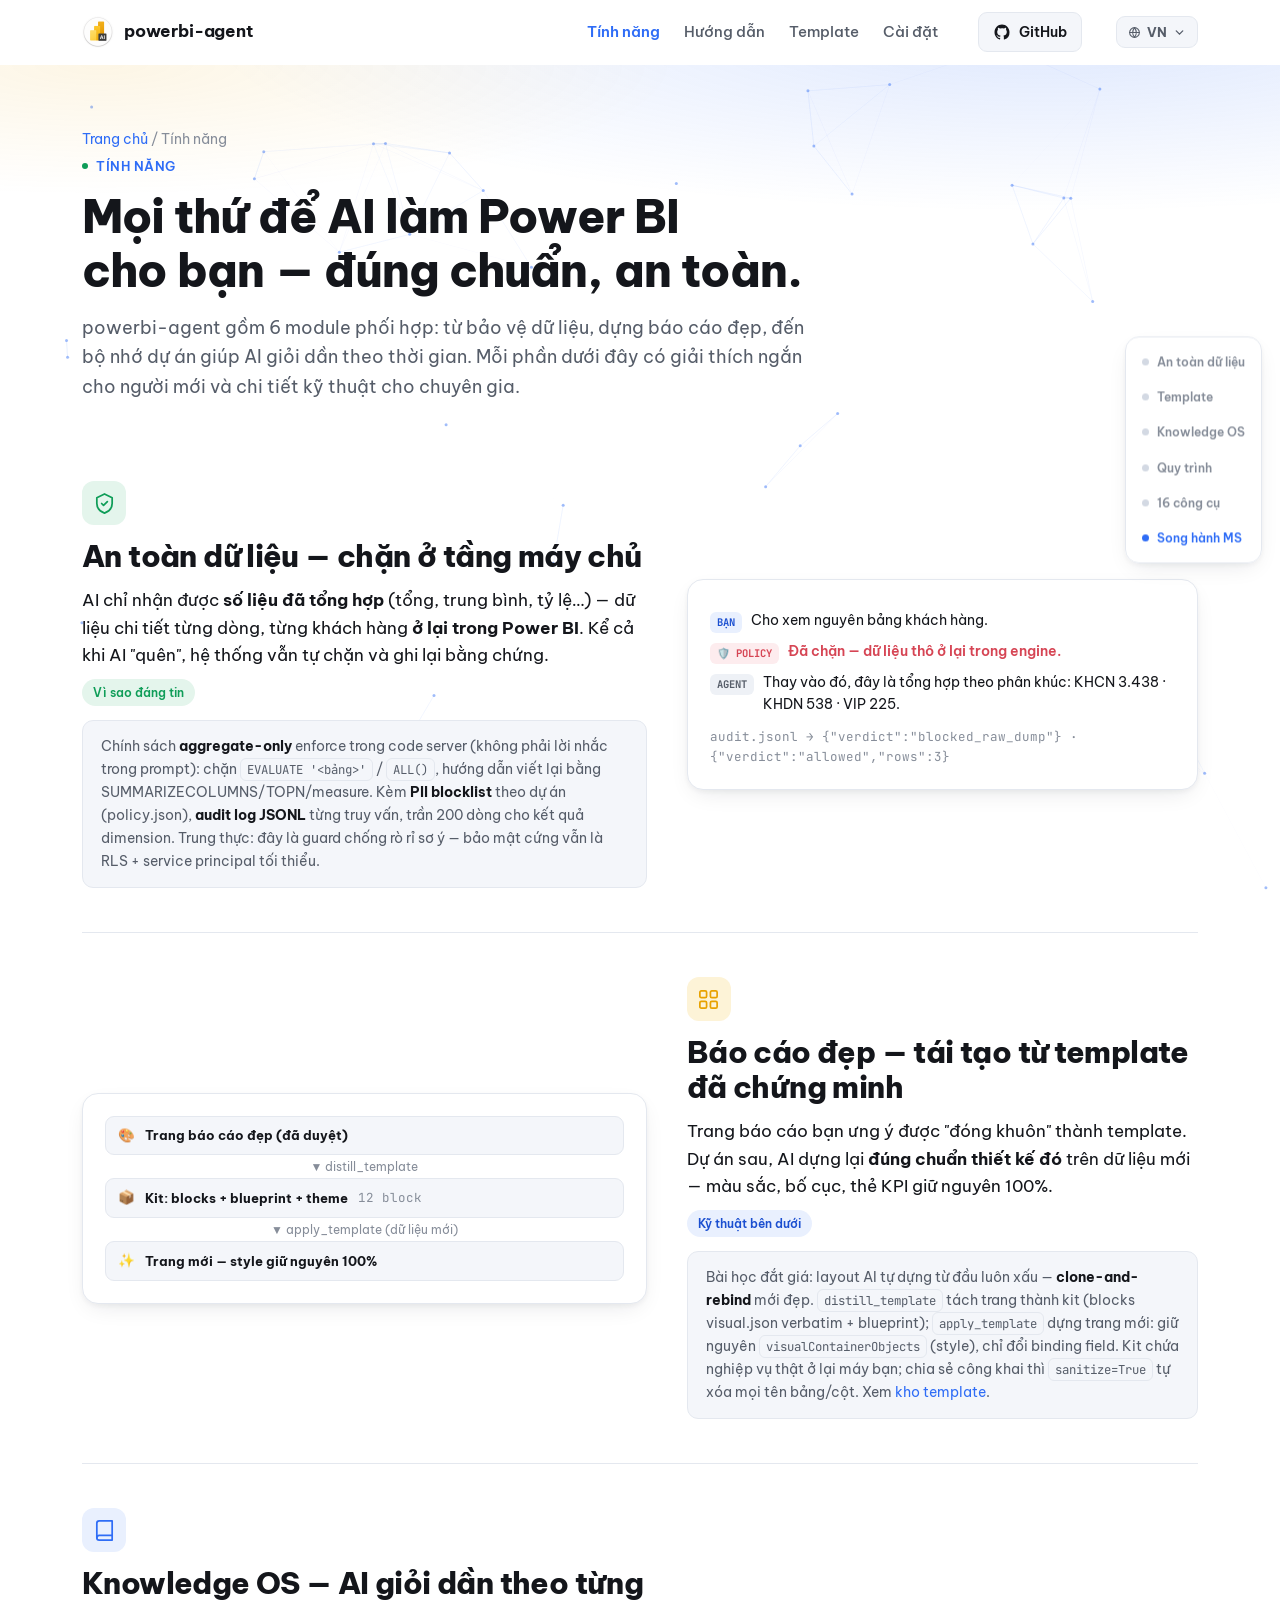
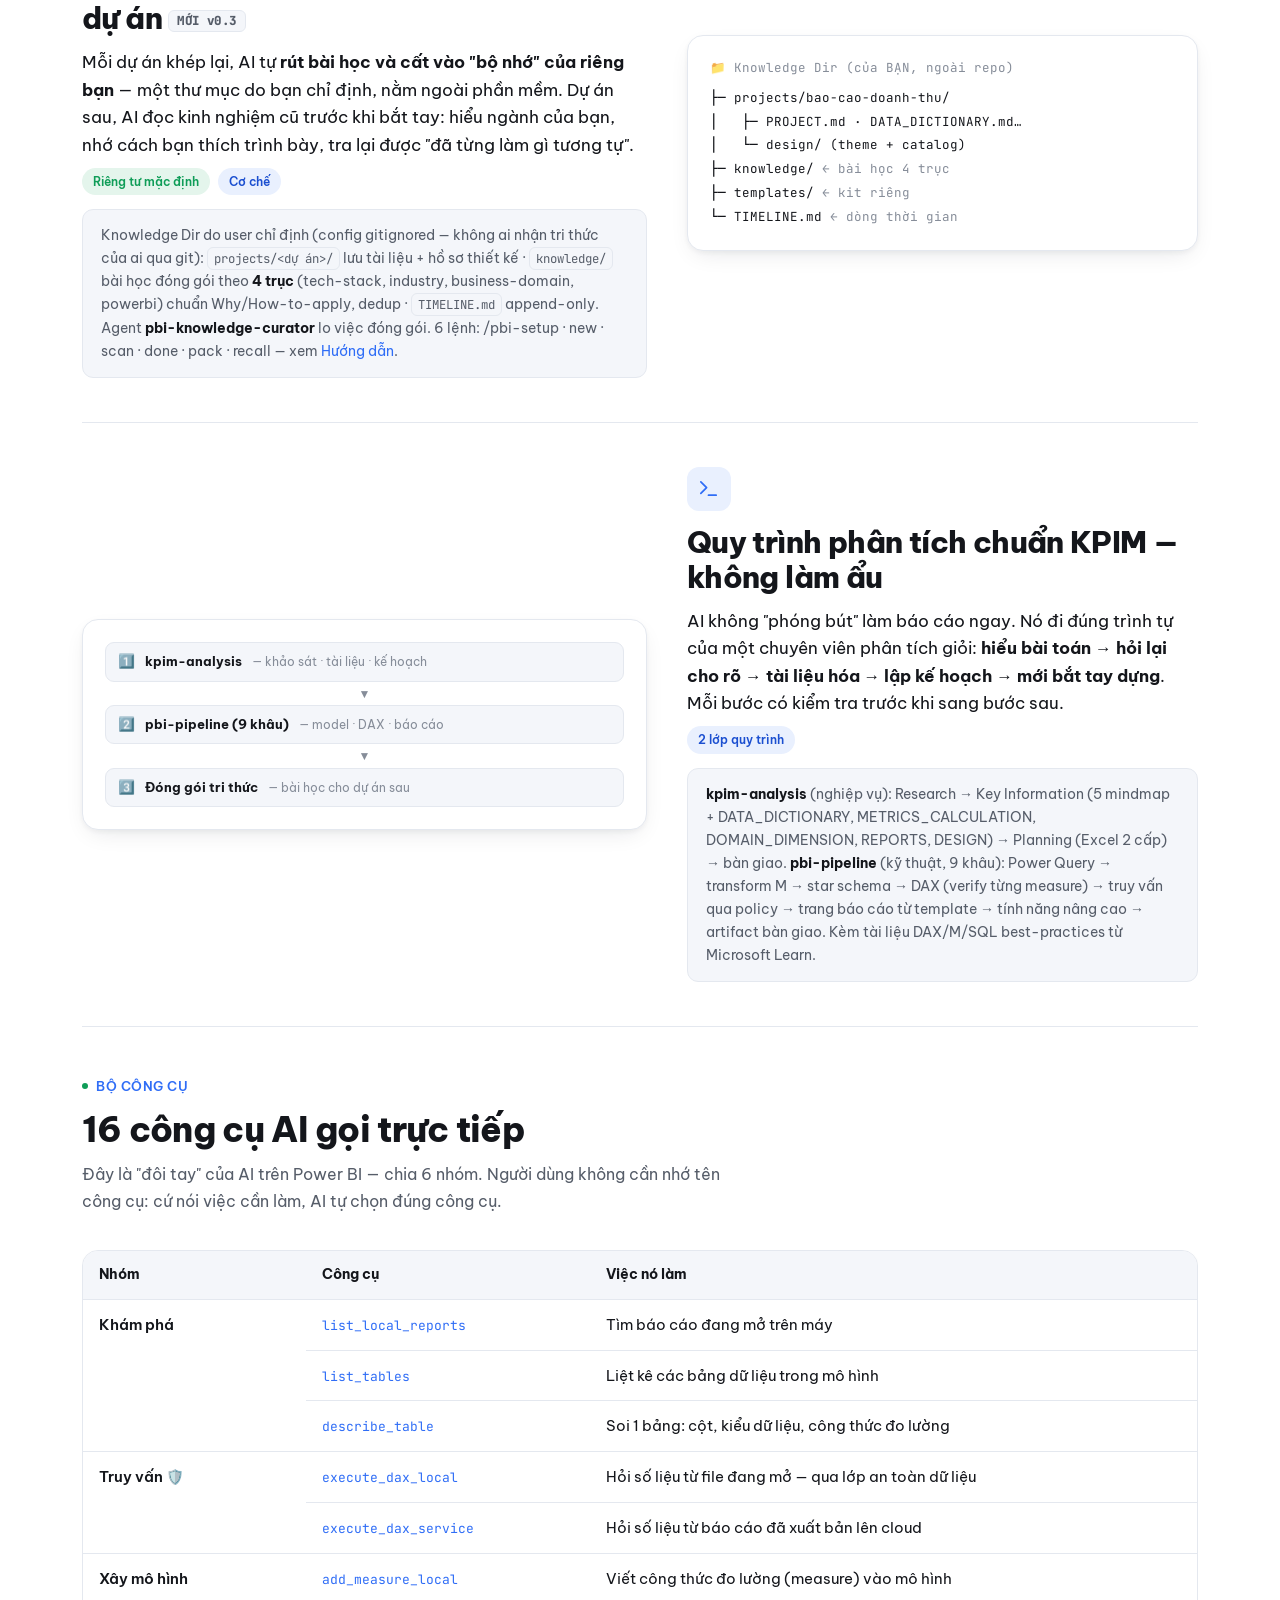
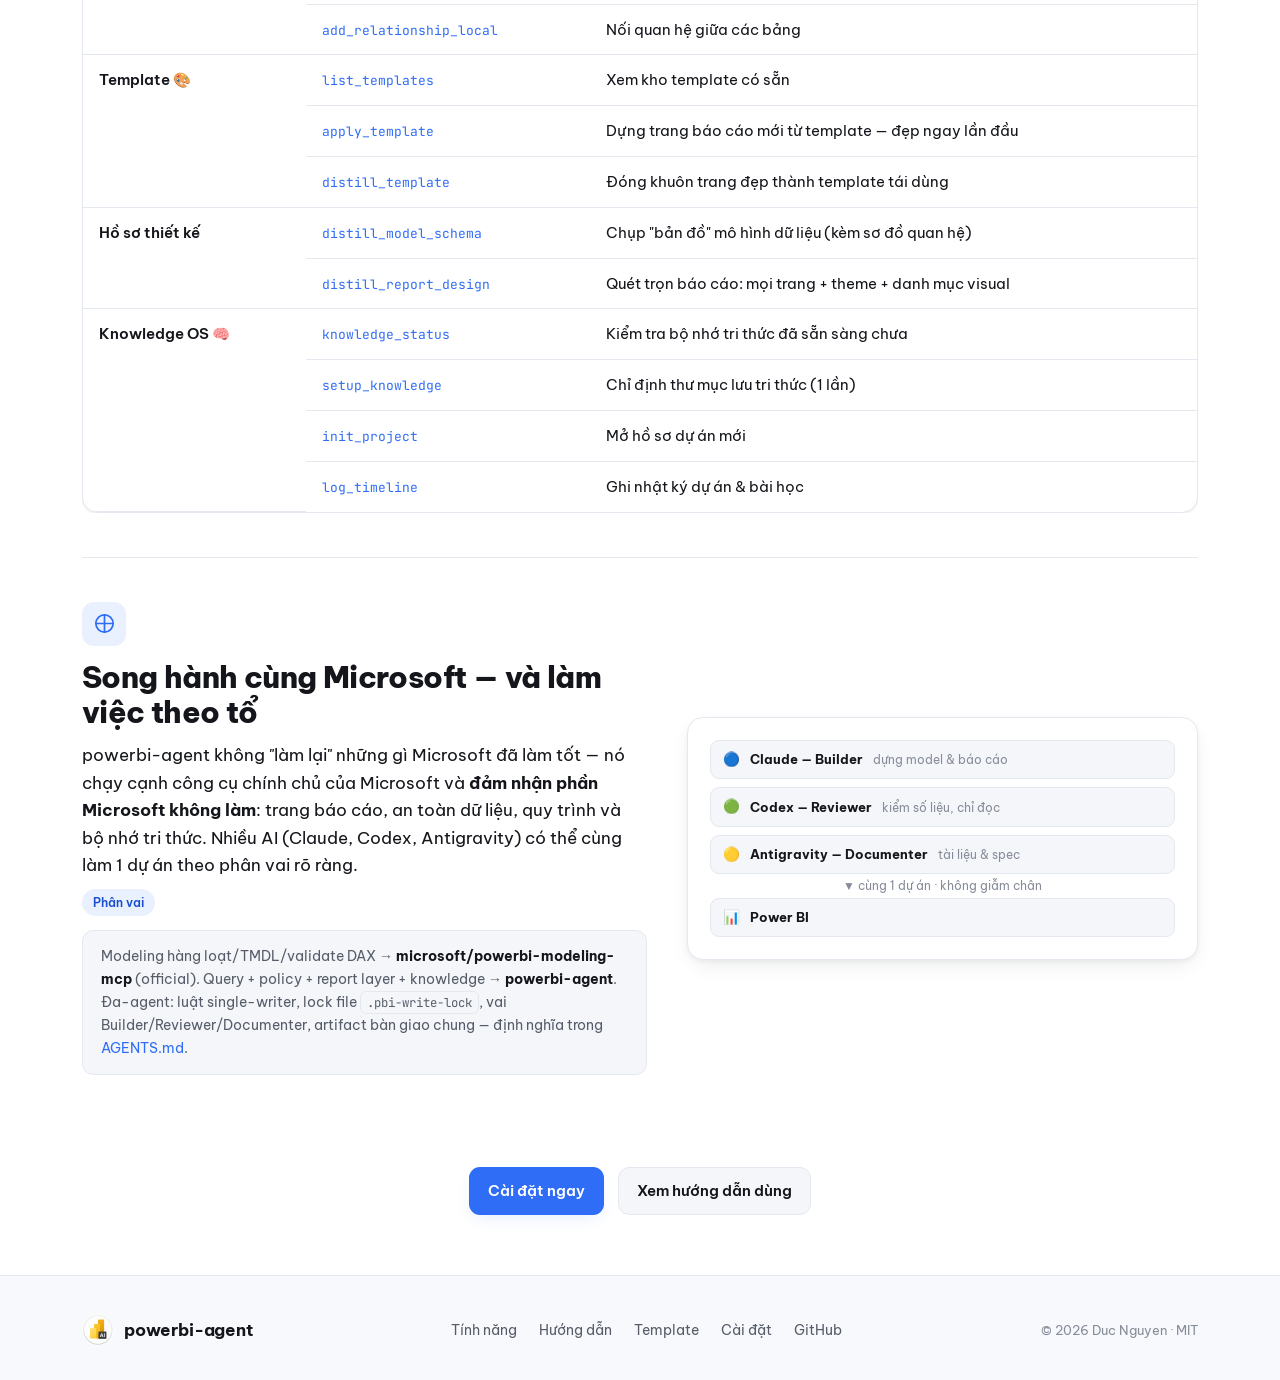
<file: docs/feature/index.html>
<!doctype html>
<html lang="vi">
<head>
<meta charset="utf-8">
<meta name="viewport" content="width=device-width, initial-scale=1">
<title>Tính năng · powerbi-agent — AI Agent làm Power BI trọn vòng</title>
<meta name="description" content="Các module của powerbi-agent: an toàn dữ liệu enforce ở server, template báo cáo đẹp tái tạo được, Knowledge OS học theo từng dự án, quy trình phân tích chuẩn KPIM, 16 công cụ cho AI Agent.">
<link rel="icon" href="../assets/logo-128.png">
<link rel="preconnect" href="https://fonts.googleapis.com">
<link rel="preconnect" href="https://fonts.gstatic.com" crossorigin>
<link href="https://fonts.googleapis.com/css2?family=Be+Vietnam+Pro:wght@400;500;600;700;800&family=JetBrains+Mono:wght@400;500;600&display=swap" rel="stylesheet">
<link rel="stylesheet" href="../assets/site.css">
<style>
  .mod{display:grid;grid-template-columns:1.05fr .95fr;gap:40px;align-items:center;padding:44px 0;border-bottom:1px solid var(--border)}
  .mod:last-of-type{border-bottom:none}
  .mod.flip .mod-copy{order:2}
  .mod h2{font-size:clamp(1.4rem,3vw,1.9rem);font-weight:800;margin-top:12px}
  .mod .easy{margin-top:12px;font-size:1.04rem;line-height:1.65;color:var(--text)}
  .mod .deep{margin-top:14px;padding:14px 18px;background:var(--surface-2);border:1px solid var(--border);
    border-radius:var(--radius-sm);font-size:14px;color:var(--muted);line-height:1.65}
  .mod .deep b{color:var(--text)}
  .mod-visual{background:var(--surface);border:1px solid var(--border);border-radius:var(--radius);
    box-shadow:var(--shadow-md);padding:22px;font-size:13.5px}
  .mod-visual .mono{font-family:var(--mono);font-size:12.5px}
  @media (max-width:860px){.mod{grid-template-columns:1fr}.mod.flip .mod-copy{order:0}}
  .chat-line{display:flex;gap:9px;margin:8px 0;align-items:flex-start}
  .chat-line .who{flex:none;font-family:var(--mono);font-size:10.5px;font-weight:700;padding:2px 7px;border-radius:6px;margin-top:2px}
  .who.u{background:var(--accent-weak);color:var(--accent-ink)}
  .who.a{background:var(--surface-3);color:var(--muted)}
  .who.p{background:var(--danger-weak);color:var(--danger)}
  .swatch{display:inline-block;width:16px;height:16px;border-radius:4px;vertical-align:-3px;margin-right:2px;border:1px solid var(--border)}
  .flow-mini{display:flex;flex-direction:column;gap:8px}
  .flow-mini .fstep{display:flex;gap:10px;align-items:center;background:var(--surface-2);border:1px solid var(--border);border-radius:9px;padding:8px 12px}
  .flow-mini .fstep b{font-size:13px}
  .flow-mini .arr{text-align:center;color:var(--faint);font-size:12px;line-height:.6}
</style>
</head>
<body>
<canvas id="netbg" aria-hidden="true"></canvas>

<header class="site" id="siteHeader">
  <div class="wrap nav">
    <a class="brand" href="../"><img src="../assets/logo-128.png" alt="powerbi-agent">powerbi-agent</a>
    <nav class="nav-links">
      <a href="./" class="active" aria-current="page"><span data-i18n="vi">Tính năng</span><span data-i18n="en">Features</span></a>
      <a href="../instruction/"><span data-i18n="vi">Hướng dẫn</span><span data-i18n="en">Guide</span></a>
      <a href="../template/"><span data-i18n="vi">Template</span><span data-i18n="en">Templates</span></a>
      <a href="../install/"><span data-i18n="vi">Cài đặt</span><span data-i18n="en">Install</span></a>
    </nav>
    <a class="btn btn-ghost btn-sm gh" href="https://github.com/ducnguyen221/powerbi-agent" target="_blank" rel="noopener">
      <svg viewBox="0 0 24 24" fill="currentColor" aria-hidden="true"><path d="M12 2C6.48 2 2 6.58 2 12.25c0 4.53 2.87 8.37 6.84 9.73.5.09.68-.22.68-.49 0-.24-.01-.87-.01-1.71-2.78.62-3.37-1.37-3.37-1.37-.45-1.18-1.11-1.49-1.11-1.49-.91-.64.07-.62.07-.62 1 .07 1.53 1.06 1.53 1.06.89 1.56 2.34 1.11 2.91.85.09-.66.35-1.11.63-1.36-2.22-.26-4.55-1.14-4.55-5.07 0-1.12.39-2.03 1.03-2.75-.1-.26-.45-1.3.1-2.71 0 0 .84-.28 2.75 1.05a9.4 9.4 0 0 1 2.5-.34c.85 0 1.71.12 2.5.34 1.91-1.33 2.75-1.05 2.75-1.05.55 1.41.2 2.45.1 2.71.64.72 1.03 1.63 1.03 2.75 0 3.94-2.34 4.81-4.57 5.06.36.32.68.94.68 1.9 0 1.37-.01 2.48-.01 2.82 0 .27.18.59.69.49A10.02 10.02 0 0 0 22 12.25C22 6.58 17.52 2 12 2Z"/></svg>
      <span>GitHub</span>
    </a>
  </div>
</header>

<nav class="quicknav" aria-label="Điều hướng nhanh">
  <a href="#an-toan"><span class="qdot"></span><span class="qlabel">An toàn dữ liệu</span></a>
  <a href="#template"><span class="qdot"></span><span class="qlabel">Template</span></a>
  <a href="#knowledge"><span class="qdot"></span><span class="qlabel">Knowledge OS</span></a>
  <a href="#quy-trinh"><span class="qdot"></span><span class="qlabel">Quy trình</span></a>
  <a href="#tools"><span class="qdot"></span><span class="qlabel">16 công cụ</span></a>
  <a href="#microsoft"><span class="qdot"></span><span class="qlabel">Song hành MS</span></a>
</nav>

<main>
<section class="page-hero">
  <div class="wrap">
    <p class="crumb"><a href="../"><span data-i18n="vi">Trang chủ</span><span data-i18n="en">Home</span></a> / <span data-i18n="vi">Tính năng</span><span data-i18n="en">Features</span></p>
    <span class="eyebrow"><span class="dot"></span><span data-i18n="vi">Tính năng</span><span data-i18n="en">Features</span></span>
    <h1><span data-i18n="vi">Mọi thứ để AI làm Power BI<br>cho bạn — đúng chuẩn, an toàn.</span><span data-i18n="en">Everything for AI to do Power BI<br>for you — correct and safe.</span></h1>
    <p class="lead"><span data-i18n="vi">powerbi-agent gồm 6 module phối hợp: từ bảo vệ dữ liệu, dựng báo cáo đẹp, đến bộ nhớ dự án giúp AI giỏi dần theo thời gian. Mỗi phần dưới đây có giải thích ngắn cho người mới và chi tiết kỹ thuật cho chuyên gia.</span><span data-i18n="en">powerbi-agent has 6 modules working together: from data protection to building polished reports to a project memory that makes the AI better over time. Each part below has a plain-language summary for newcomers and technical detail for experts.</span></p>
  </div>
</section>

<div class="wrap">

  <!-- MODULE 1: AN TOÀN DỮ LIỆU -->
  <div class="mod reveal" id="an-toan">
    <div class="mod-copy">
      <div class="ficon ok"><svg viewBox="0 0 24 24" fill="none" stroke="currentColor" stroke-width="1.8" stroke-linecap="round" stroke-linejoin="round"><path d="M12 2 4 6v6c0 5 3.4 8.4 8 10 4.6-1.6 8-5 8-10V6Z"/><path d="m9 12 2 2 4-4"/></svg></div>
      <h2>An toàn dữ liệu — chặn ở tầng máy chủ</h2>
      <p class="easy">AI chỉ nhận được <b>số liệu đã tổng hợp</b> (tổng, trung bình, tỷ lệ…) —
      dữ liệu chi tiết từng dòng, từng khách hàng <b>ở lại trong Power BI</b>. Kể cả khi AI "quên",
      hệ thống vẫn tự chặn và ghi lại bằng chứng.</p>
      <div class="aud"><span class="a1">Vì sao đáng tin</span></div>
      <div class="deep">Chính sách <b>aggregate-only</b> enforce trong code server (không phải lời nhắc
      trong prompt): chặn <code class="inline">EVALUATE '&lt;bảng&gt;'</code> / <code class="inline">ALL()</code>,
      hướng dẫn viết lại bằng SUMMARIZECOLUMNS/TOPN/measure. Kèm <b>PII blocklist</b> theo dự án
      (policy.json), <b>audit log JSONL</b> từng truy vấn, trần 200 dòng cho kết quả dimension.
      Trung thực: đây là guard chống rò rỉ sơ ý — bảo mật cứng vẫn là RLS + service principal tối thiểu.</div>
    </div>
    <div class="mod-visual" aria-hidden="true">
      <div class="chat-line"><span class="who u">BẠN</span><span>Cho xem nguyên bảng khách hàng.</span></div>
      <div class="chat-line"><span class="who p">🛡️ POLICY</span><span style="color:var(--danger);font-weight:600">Đã chặn — dữ liệu thô ở lại trong engine.</span></div>
      <div class="chat-line"><span class="who a">AGENT</span><span>Thay vào đó, đây là tổng hợp theo phân khúc: KHCN 3.438 · KHDN 538 · VIP 225.</span></div>
      <p class="mono" style="margin-top:12px;color:var(--faint)">audit.jsonl → {"verdict":"blocked_raw_dump"} · {"verdict":"allowed","rows":3}</p>
    </div>
  </div>

  <!-- MODULE 2: TEMPLATE -->
  <div class="mod flip reveal" id="template">
    <div class="mod-copy">
      <div class="ficon gold"><svg viewBox="0 0 24 24" fill="none" stroke="currentColor" stroke-width="1.8" stroke-linecap="round" stroke-linejoin="round"><rect x="3" y="3" width="7" height="7" rx="1.5"/><rect x="14" y="3" width="7" height="7" rx="1.5"/><rect x="3" y="14" width="7" height="7" rx="1.5"/><rect x="14" y="14" width="7" height="7" rx="1.5"/></svg></div>
      <h2>Báo cáo đẹp — tái tạo từ template đã chứng minh</h2>
      <p class="easy">Trang báo cáo bạn ưng ý được "đóng khuôn" thành template. Dự án sau, AI dựng lại
      <b>đúng chuẩn thiết kế đó</b> trên dữ liệu mới — màu sắc, bố cục, thẻ KPI giữ nguyên 100%.</p>
      <div class="aud"><span class="a2">Kỹ thuật bên dưới</span></div>
      <div class="deep">Bài học đắt giá: layout AI tự dựng từ đầu luôn xấu — <b>clone-and-rebind</b> mới đẹp.
      <code class="inline">distill_template</code> tách trang thành kit (blocks visual.json verbatim + blueprint);
      <code class="inline">apply_template</code> dựng trang mới: giữ nguyên <code class="inline">visualContainerObjects</code>
      (style), chỉ đổi binding field. Kit chứa nghiệp vụ thật ở lại máy bạn; chia sẻ công khai thì
      <code class="inline">sanitize=True</code> tự xóa mọi tên bảng/cột. Xem <a href="../template/" style="color:var(--accent)">kho template</a>.</div>
    </div>
    <div class="mod-visual" aria-hidden="true">
      <div class="flow-mini">
        <div class="fstep"><span>🎨</span><b>Trang báo cáo đẹp (đã duyệt)</b></div>
        <div class="arr">▼ distill_template</div>
        <div class="fstep"><span>📦</span><b>Kit: blocks + blueprint + theme</b><span class="mono" style="color:var(--faint)">12 block</span></div>
        <div class="arr">▼ apply_template (dữ liệu mới)</div>
        <div class="fstep"><span>✨</span><b>Trang mới — style giữ nguyên 100%</b></div>
      </div>
    </div>
  </div>

  <!-- MODULE 3: KNOWLEDGE OS -->
  <div class="mod reveal" id="knowledge">
    <div class="mod-copy">
      <div class="ficon"><svg viewBox="0 0 24 24" fill="none" stroke="currentColor" stroke-width="1.8" stroke-linecap="round" stroke-linejoin="round"><path d="M4 19.5A2.5 2.5 0 0 1 6.5 17H20"/><path d="M6.5 2H20v20H6.5A2.5 2.5 0 0 1 4 19.5v-15A2.5 2.5 0 0 1 6.5 2Z"/></svg></div>
      <h2>Knowledge OS — AI giỏi dần theo từng dự án <span class="kbd" style="vertical-align:middle">MỚI v0.3</span></h2>
      <p class="easy">Mỗi dự án khép lại, AI tự <b>rút bài học và cất vào "bộ nhớ" của riêng bạn</b> —
      một thư mục do bạn chỉ định, nằm ngoài phần mềm. Dự án sau, AI đọc kinh nghiệm cũ trước khi
      bắt tay: hiểu ngành của bạn, nhớ cách bạn thích trình bày, tra lại được "đã từng làm gì tương tự".</p>
      <div class="aud"><span class="a1">Riêng tư mặc định</span><span class="a2">Cơ chế</span></div>
      <div class="deep">Knowledge Dir do user chỉ định (config gitignored — không ai nhận tri thức của ai
      qua git): <code class="inline">projects/&lt;dự án&gt;/</code> lưu tài liệu + hồ sơ thiết kế ·
      <code class="inline">knowledge/</code> bài học đóng gói theo <b>4 trục</b> (tech-stack, industry,
      business-domain, powerbi) chuẩn Why/How-to-apply, dedup · <code class="inline">TIMELINE.md</code>
      append-only. Agent <b>pbi-knowledge-curator</b> lo việc đóng gói. 6 lệnh:
      /pbi-setup · new · scan · done · pack · recall — xem <a href="../instruction/" style="color:var(--accent)"><span data-i18n="vi">Hướng dẫn</span><span data-i18n="en">Guide</span></a>.</div>
    </div>
    <div class="mod-visual" aria-hidden="true">
      <p class="mono" style="color:var(--faint);margin-bottom:8px">📁 Knowledge Dir (của BẠN, ngoài repo)</p>
      <div class="mono" style="line-height:1.9">
        ├─ projects/bao-cao-doanh-thu/<br>
        │&nbsp;&nbsp;&nbsp;├─ PROJECT.md · DATA_DICTIONARY.md…<br>
        │&nbsp;&nbsp;&nbsp;└─ design/ (theme + catalog)<br>
        ├─ knowledge/ <span style="color:var(--faint)">← bài học 4 trục</span><br>
        ├─ templates/ <span style="color:var(--faint)">← kit riêng</span><br>
        └─ TIMELINE.md <span style="color:var(--faint)">← dòng thời gian</span>
      </div>
    </div>
  </div>

  <!-- MODULE 4: QUY TRÌNH -->
  <div class="mod flip reveal" id="quy-trinh">
    <div class="mod-copy">
      <div class="ficon"><svg viewBox="0 0 24 24" fill="none" stroke="currentColor" stroke-width="1.8" stroke-linecap="round" stroke-linejoin="round"><path d="M4 17l6-6-6-6"/><path d="M12 19h8"/></svg></div>
      <h2>Quy trình phân tích chuẩn KPIM — không làm ẩu</h2>
      <p class="easy">AI không "phóng bút" làm báo cáo ngay. Nó đi đúng trình tự của một chuyên viên
      phân tích giỏi: <b>hiểu bài toán → hỏi lại cho rõ → tài liệu hóa → lập kế hoạch → mới bắt tay dựng</b>.
      Mỗi bước có kiểm tra trước khi sang bước sau.</p>
      <div class="aud"><span class="a2">2 lớp quy trình</span></div>
      <div class="deep"><b>kpim-analysis</b> (nghiệp vụ): Research → Key Information (5 mindmap +
      DATA_DICTIONARY, METRICS_CALCULATION, DOMAIN_DIMENSION, REPORTS, DESIGN) → Planning (Excel 2 cấp)
      → bàn giao. <b>pbi-pipeline</b> (kỹ thuật, 9 khâu): Power Query → transform M → star schema →
      DAX (verify từng measure) → truy vấn qua policy → trang báo cáo từ template → tính năng nâng cao
      → artifact bàn giao. Kèm tài liệu DAX/M/SQL best-practices từ Microsoft Learn.</div>
    </div>
    <div class="mod-visual" aria-hidden="true">
      <div class="flow-mini">
        <div class="fstep"><span>1️⃣</span><b>kpim-analysis</b><span style="color:var(--faint);font-size:12px">— khảo sát · tài liệu · kế hoạch</span></div>
        <div class="arr">▼</div>
        <div class="fstep"><span>2️⃣</span><b>pbi-pipeline (9 khâu)</b><span style="color:var(--faint);font-size:12px">— model · DAX · báo cáo</span></div>
        <div class="arr">▼</div>
        <div class="fstep"><span>3️⃣</span><b>Đóng gói tri thức</b><span style="color:var(--faint);font-size:12px">— bài học cho dự án sau</span></div>
      </div>
    </div>
  </div>

  <!-- MODULE 5: 16 TOOLS -->
  <section id="tools" class="reveal" style="padding:44px 0;border-bottom:1px solid var(--border)">
    <div class="sec-head">
      <span class="eyebrow"><span class="dot"></span>Bộ công cụ</span>
      <h2>16 công cụ AI gọi trực tiếp</h2>
      <p>Đây là "đôi tay" của AI trên Power BI — chia 6 nhóm. Người dùng không cần nhớ tên công cụ:
      cứ nói việc cần làm, AI tự chọn đúng công cụ.</p>
    </div>
    <div class="tbl-wrap">
      <table class="tbl">
        <caption style="position:absolute;width:1px;height:1px;overflow:hidden;clip:rect(0 0 0 0)">Danh sách 16 công cụ của powerbi-agent theo nhóm</caption>
        <thead><tr><th scope="col">Nhóm</th><th scope="col">Công cụ</th><th scope="col">Việc nó làm</th></tr></thead>
        <tbody>
          <tr><td class="lbl" rowspan="3">Khám phá</td><td><code>list_local_reports</code></td><td>Tìm báo cáo đang mở trên máy</td></tr>
          <tr><td><code>list_tables</code></td><td>Liệt kê các bảng dữ liệu trong mô hình</td></tr>
          <tr><td><code>describe_table</code></td><td>Soi 1 bảng: cột, kiểu dữ liệu, công thức đo lường</td></tr>
          <tr><td class="lbl" rowspan="2">Truy vấn 🛡️</td><td><code>execute_dax_local</code></td><td>Hỏi số liệu từ file đang mở — qua lớp an toàn dữ liệu</td></tr>
          <tr><td><code>execute_dax_service</code></td><td>Hỏi số liệu từ báo cáo đã xuất bản lên cloud</td></tr>
          <tr><td class="lbl" rowspan="2">Xây mô hình</td><td><code>add_measure_local</code></td><td>Viết công thức đo lường (measure) vào mô hình</td></tr>
          <tr><td><code>add_relationship_local</code></td><td>Nối quan hệ giữa các bảng</td></tr>
          <tr><td class="lbl" rowspan="3">Template 🎨</td><td><code>list_templates</code></td><td>Xem kho template có sẵn</td></tr>
          <tr><td><code>apply_template</code></td><td>Dựng trang báo cáo mới từ template — đẹp ngay lần đầu</td></tr>
          <tr><td><code>distill_template</code></td><td>Đóng khuôn trang đẹp thành template tái dùng</td></tr>
          <tr><td class="lbl" rowspan="2">Hồ sơ thiết kế</td><td><code>distill_model_schema</code></td><td>Chụp "bản đồ" mô hình dữ liệu (kèm sơ đồ quan hệ)</td></tr>
          <tr><td><code>distill_report_design</code></td><td>Quét trọn báo cáo: mọi trang + theme + danh mục visual</td></tr>
          <tr><td class="lbl" rowspan="4">Knowledge OS 🧠</td><td><code>knowledge_status</code></td><td>Kiểm tra bộ nhớ tri thức đã sẵn sàng chưa</td></tr>
          <tr><td><code>setup_knowledge</code></td><td>Chỉ định thư mục lưu tri thức (1 lần)</td></tr>
          <tr><td><code>init_project</code></td><td>Mở hồ sơ dự án mới</td></tr>
          <tr><td><code>log_timeline</code></td><td>Ghi nhật ký dự án & bài học</td></tr>
        </tbody>
      </table>
    </div>
  </section>

  <!-- MODULE 6: MICROSOFT + MULTI-AGENT -->
  <div class="mod reveal" id="microsoft" style="border-bottom:none">
    <div class="mod-copy">
      <div class="ficon"><svg viewBox="0 0 24 24" fill="none" stroke="currentColor" stroke-width="1.8" stroke-linecap="round" stroke-linejoin="round"><path d="M12 3v18"/><path d="M3 12h18"/><circle cx="12" cy="12" r="9"/></svg></div>
      <h2>Song hành cùng Microsoft — và làm việc theo tổ</h2>
      <p class="easy">powerbi-agent không "làm lại" những gì Microsoft đã làm tốt — nó chạy cạnh công cụ
      chính chủ của Microsoft và <b>đảm nhận phần Microsoft không làm</b>: trang báo cáo, an toàn dữ liệu,
      quy trình và bộ nhớ tri thức. Nhiều AI (Claude, Codex, Antigravity) có thể cùng làm 1 dự án
      theo phân vai rõ ràng.</p>
      <div class="aud"><span class="a2">Phân vai</span></div>
      <div class="deep">Modeling hàng loạt/TMDL/validate DAX → <b>microsoft/powerbi-modeling-mcp</b> (official).
      Query + policy + report layer + knowledge → <b>powerbi-agent</b>. Đa-agent: luật single-writer,
      lock file <code class="inline">.pbi-write-lock</code>, vai Builder/Reviewer/Documenter, artifact
      bàn giao chung — định nghĩa trong <a href="https://github.com/ducnguyen221/powerbi-agent/blob/main/AGENTS.md" style="color:var(--accent)">AGENTS.md</a>.</div>
    </div>
    <div class="mod-visual" aria-hidden="true">
      <div class="flow-mini">
        <div class="fstep"><span>🔵</span><b>Claude — Builder</b><span style="color:var(--faint);font-size:12px">dựng model & báo cáo</span></div>
        <div class="fstep"><span>🟢</span><b>Codex — Reviewer</b><span style="color:var(--faint);font-size:12px">kiểm số liệu, chỉ đọc</span></div>
        <div class="fstep"><span>🟡</span><b>Antigravity — Documenter</b><span style="color:var(--faint);font-size:12px">tài liệu & spec</span></div>
        <div class="arr">▼ cùng 1 dự án · không giẫm chân</div>
        <div class="fstep"><span>📊</span><b>Power BI</b></div>
      </div>
    </div>
  </div>

  <div style="text-align:center;padding:48px 0 20px">
    <a class="btn btn-primary" href="../install/">Cài đặt ngay</a>
    <a class="btn btn-ghost" href="../instruction/" style="margin-left:10px">Xem hướng dẫn dùng</a>
  </div>
</div>
</main>

<footer class="site">
  <div class="wrap foot">
    <a class="brand" href="../"><img src="../assets/logo-128.png" alt="powerbi-agent" width="26" height="26">powerbi-agent</a>
    <div class="foot-links">
      <a href="../feature/"><span data-i18n="vi">Tính năng</span><span data-i18n="en">Features</span></a><a href="../instruction/"><span data-i18n="vi">Hướng dẫn</span><span data-i18n="en">Guide</span></a>
      <a href="../template/"><span data-i18n="vi">Template</span><span data-i18n="en">Templates</span></a><a href="../install/"><span data-i18n="vi">Cài đặt</span><span data-i18n="en">Install</span></a>
      <a href="https://github.com/ducnguyen221/powerbi-agent" target="_blank" rel="noopener">GitHub</a>
    </div>
    <span class="foot-copy">© 2026 Duc Nguyen · MIT</span>
  </div>
</footer>
<script src="../assets/site.js"></script>
</body>
</html>
</file>
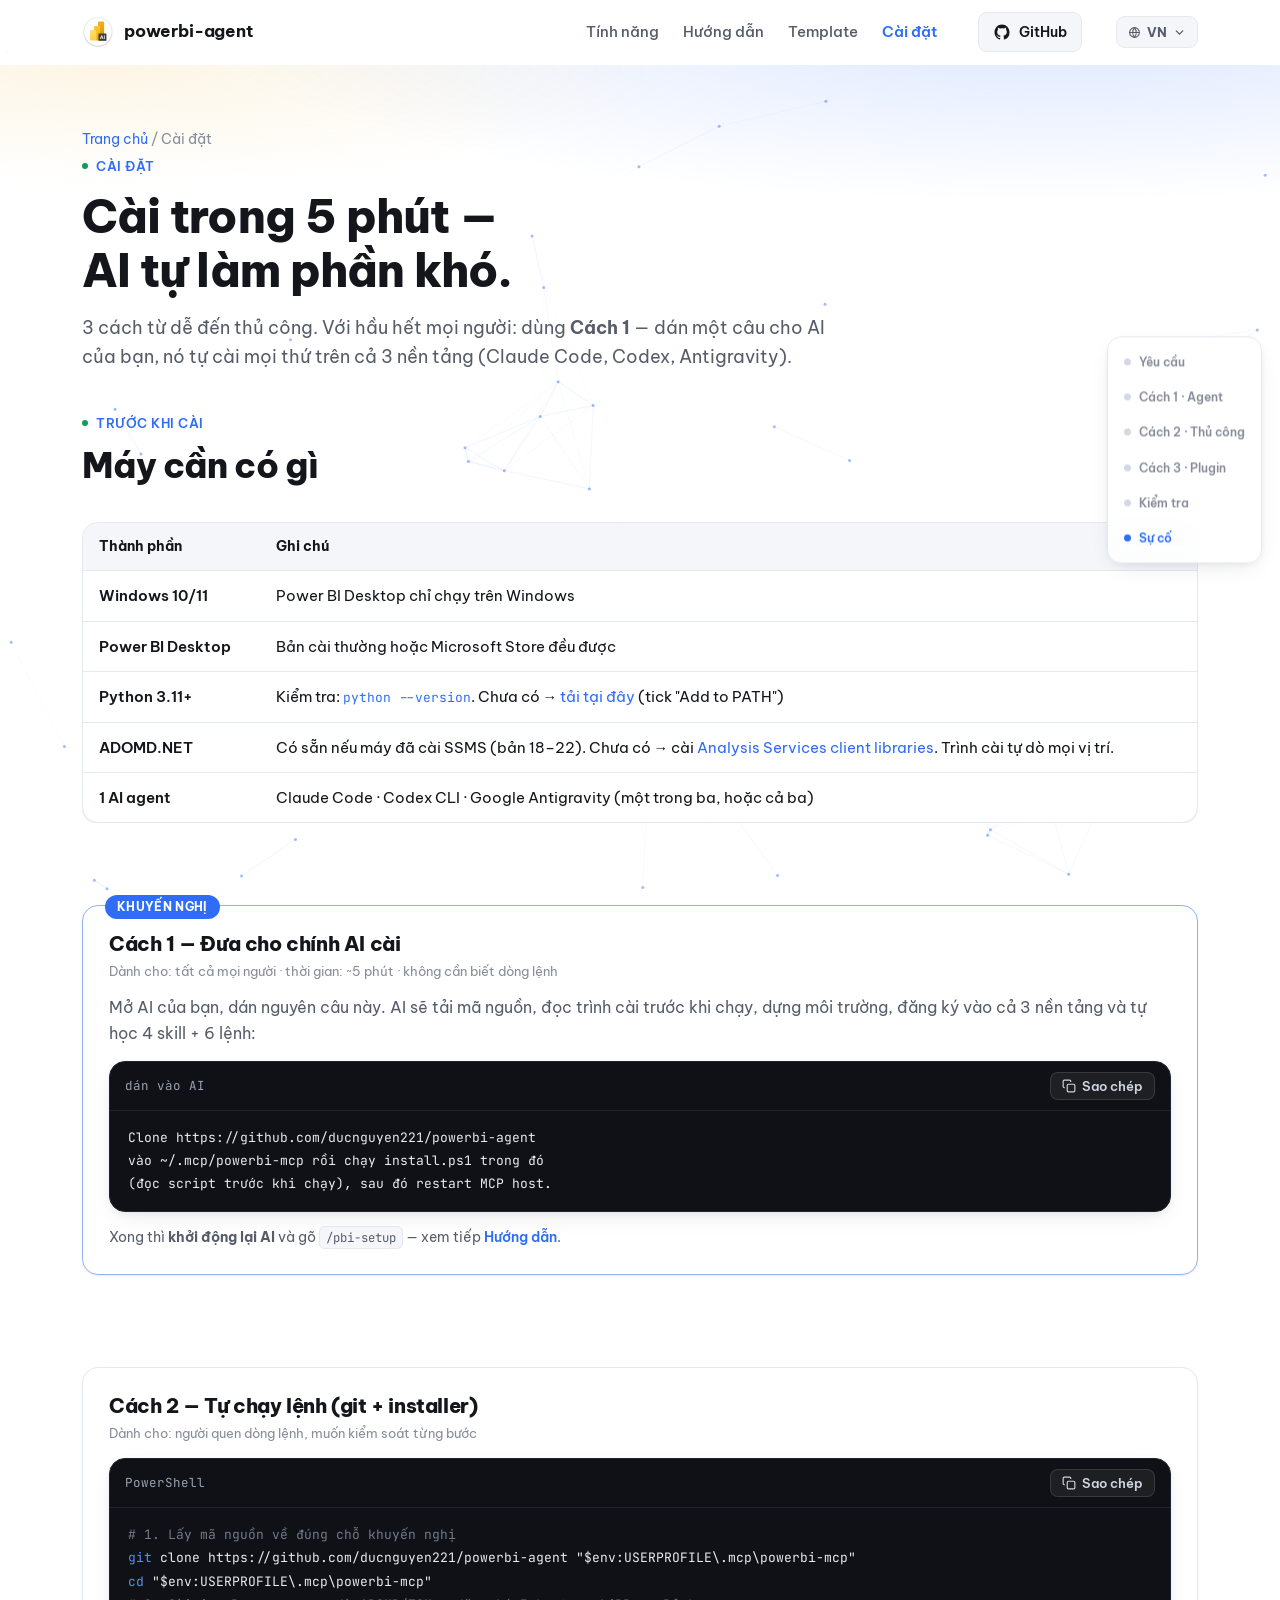
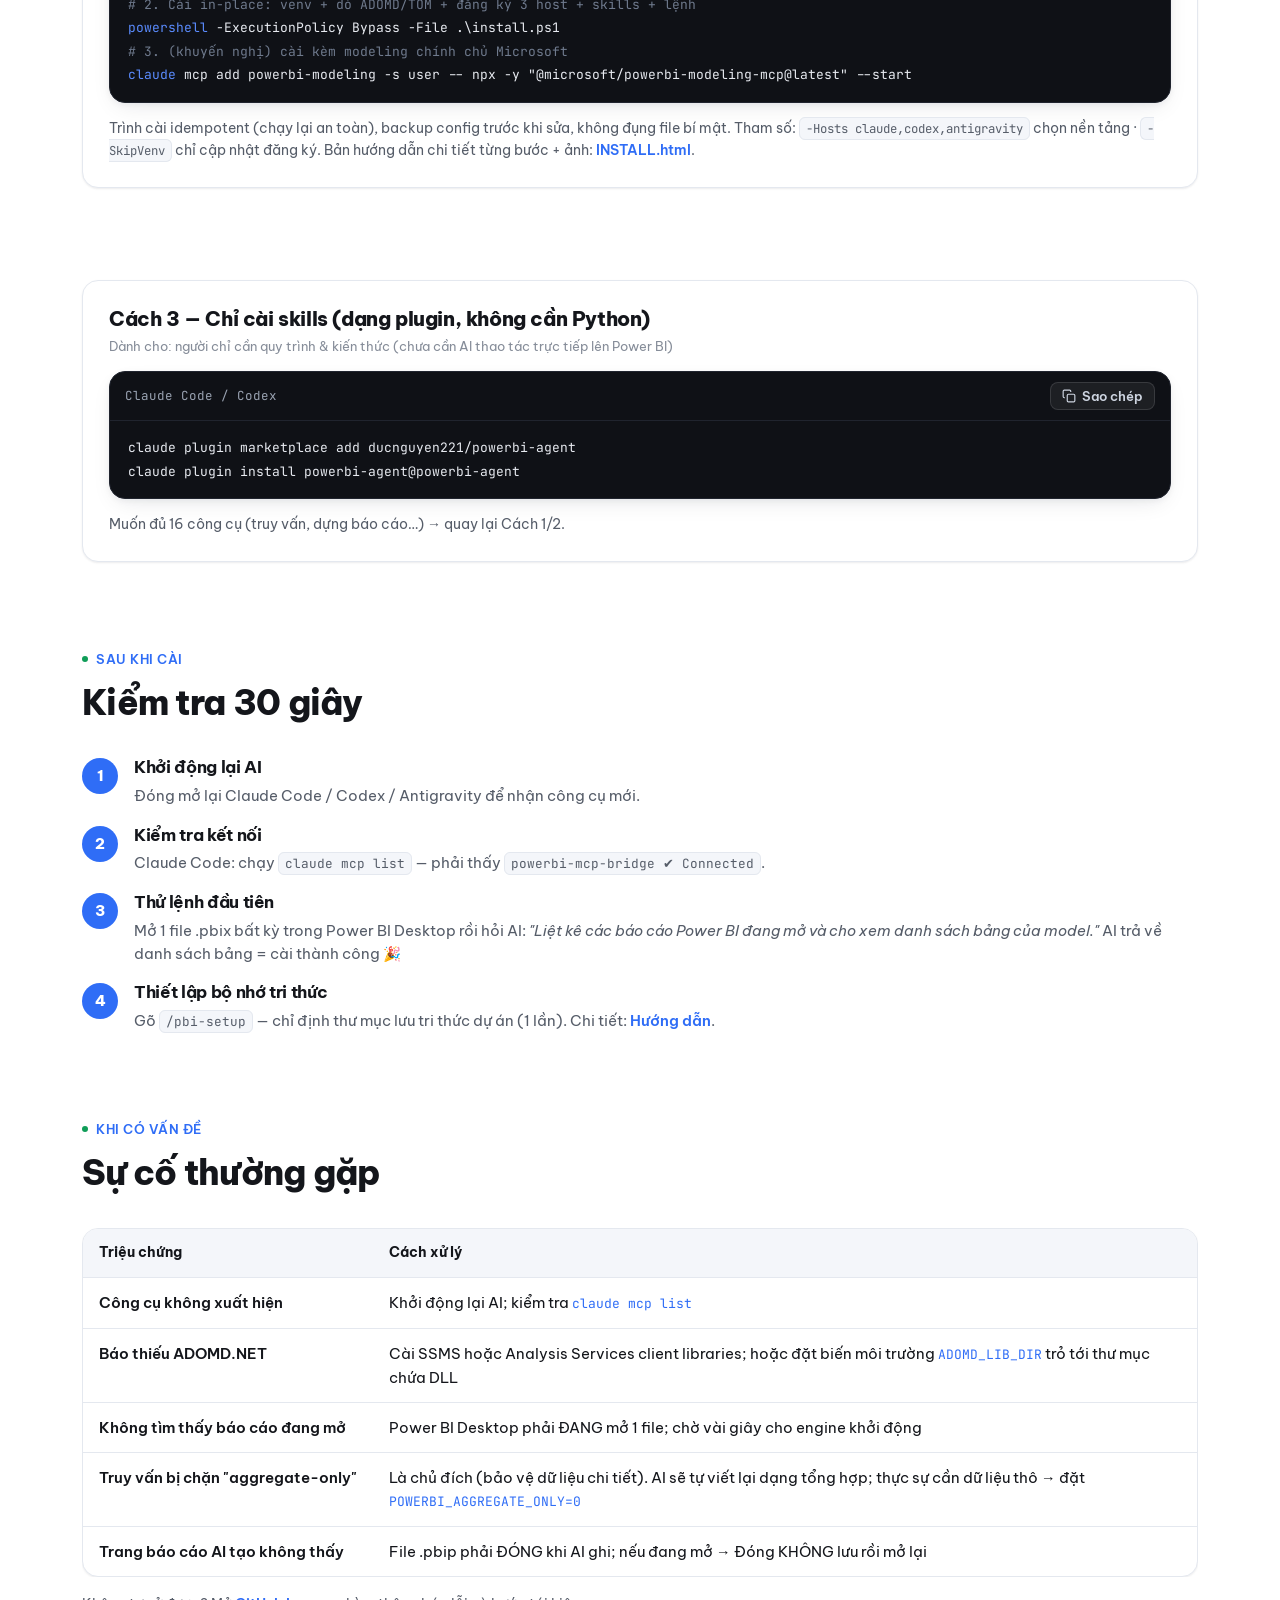
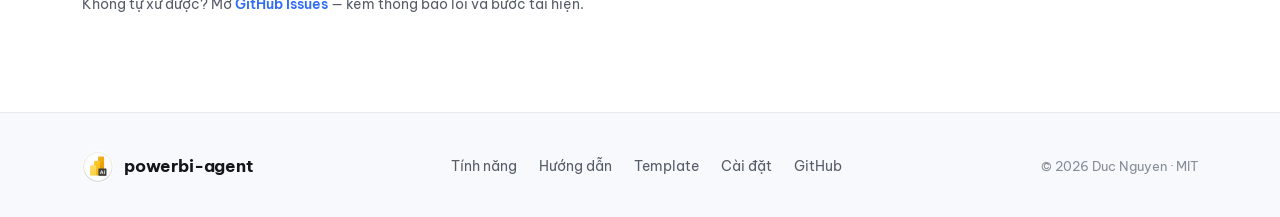
<file: docs/install/index.html>
<!doctype html>
<html lang="vi">
<head>
<meta charset="utf-8">
<meta name="viewport" content="width=device-width, initial-scale=1">
<title>Cài đặt · powerbi-agent — 3 cách từ dễ đến thủ công</title>
<meta name="description" content="Cài powerbi-agent: cách nhanh nhất là dán 1 câu cho AI tự cài; hoặc git clone + installer; hoặc chỉ cài skills dạng plugin. Kèm yêu cầu hệ thống, kiểm tra sau cài và xử lý sự cố.">
<link rel="icon" href="../assets/logo-128.png">
<link rel="preconnect" href="https://fonts.googleapis.com">
<link rel="preconnect" href="https://fonts.gstatic.com" crossorigin>
<link href="https://fonts.googleapis.com/css2?family=Be+Vietnam+Pro:wght@400;500;600;700;800&family=JetBrains+Mono:wght@400;500;600&display=swap" rel="stylesheet">
<link rel="stylesheet" href="../assets/site.css">
<style>
  .way{background:var(--surface);border:1px solid var(--border);border-radius:var(--radius);
    box-shadow:var(--shadow-sm);padding:26px;margin:18px 0;position:relative}
  .way.best{border-color:color-mix(in srgb,var(--accent) 45%,var(--border))}
  .way .badge{position:absolute;top:-11px;left:22px;background:var(--accent);color:#fff;
    font-size:11.5px;font-weight:700;padding:3px 12px;border-radius:999px;letter-spacing:.03em}
  .way h2{font-size:1.25rem;font-weight:800}
  .way .for{margin-top:6px;font-size:13px;color:var(--faint)}
</style>
</head>
<body>
<canvas id="netbg" aria-hidden="true"></canvas>

<header class="site" id="siteHeader">
  <div class="wrap nav">
    <a class="brand" href="../"><img src="../assets/logo-128.png" alt="powerbi-agent">powerbi-agent</a>
    <nav class="nav-links">
      <a href="../feature/"><span data-i18n="vi">Tính năng</span><span data-i18n="en">Features</span></a>
      <a href="../instruction/"><span data-i18n="vi">Hướng dẫn</span><span data-i18n="en">Guide</span></a>
      <a href="../template/"><span data-i18n="vi">Template</span><span data-i18n="en">Templates</span></a>
      <a href="./" class="active" aria-current="page"><span data-i18n="vi">Cài đặt</span><span data-i18n="en">Install</span></a>
    </nav>
    <a class="btn btn-ghost btn-sm gh" href="https://github.com/ducnguyen221/powerbi-agent" target="_blank" rel="noopener">
      <svg viewBox="0 0 24 24" fill="currentColor" aria-hidden="true"><path d="M12 2C6.48 2 2 6.58 2 12.25c0 4.53 2.87 8.37 6.84 9.73.5.09.68-.22.68-.49 0-.24-.01-.87-.01-1.71-2.78.62-3.37-1.37-3.37-1.37-.45-1.18-1.11-1.49-1.11-1.49-.91-.64.07-.62.07-.62 1 .07 1.53 1.06 1.53 1.06.89 1.56 2.34 1.11 2.91.85.09-.66.35-1.11.63-1.36-2.22-.26-4.55-1.14-4.55-5.07 0-1.12.39-2.03 1.03-2.75-.1-.26-.45-1.3.1-2.71 0 0 .84-.28 2.75 1.05a9.4 9.4 0 0 1 2.5-.34c.85 0 1.71.12 2.5.34 1.91-1.33 2.75-1.05 2.75-1.05.55 1.41.2 2.45.1 2.71.64.72 1.03 1.63 1.03 2.75 0 3.94-2.34 4.81-4.57 5.06.36.32.68.94.68 1.9 0 1.37-.01 2.48-.01 2.82 0 .27.18.59.69.49A10.02 10.02 0 0 0 22 12.25C22 6.58 17.52 2 12 2Z"/></svg>
      <span>GitHub</span>
    </a>
  </div>
</header>

<nav class="quicknav" aria-label="Điều hướng nhanh">
  <a href="#yeu-cau"><span class="qdot"></span><span class="qlabel">Yêu cầu</span></a>
  <a href="#cach-1"><span class="qdot"></span><span class="qlabel">Cách 1 · Agent</span></a>
  <a href="#cach-2"><span class="qdot"></span><span class="qlabel">Cách 2 · Thủ công</span></a>
  <a href="#cach-3"><span class="qdot"></span><span class="qlabel">Cách 3 · Plugin</span></a>
  <a href="#kiem-tra"><span class="qdot"></span><span class="qlabel">Kiểm tra</span></a>
  <a href="#su-co"><span class="qdot"></span><span class="qlabel">Sự cố</span></a>
</nav>

<main>
<section class="page-hero">
  <div class="wrap">
    <p class="crumb"><a href="../"><span data-i18n="vi">Trang chủ</span><span data-i18n="en">Home</span></a> / <span data-i18n="vi">Cài đặt</span><span data-i18n="en">Install</span></p>
    <span class="eyebrow"><span class="dot"></span><span data-i18n="vi">Cài đặt</span><span data-i18n="en">Install</span></span>
    <h1><span data-i18n="vi">Cài trong 5 phút —<br>AI tự làm phần khó.</span><span data-i18n="en">Install in 5 minutes —<br>the AI does the hard part.</span></h1>
    <p class="lead">3 cách từ dễ đến thủ công. Với hầu hết mọi người: dùng <b>Cách 1</b> — dán một câu
    cho AI của bạn, nó tự cài mọi thứ trên cả 3 nền tảng (Claude Code, Codex, Antigravity).</p>
  </div>
</section>

<div class="wrap">

  <section id="yeu-cau" style="padding-top:0">
    <div class="sec-head reveal"><span class="eyebrow"><span class="dot"></span>Trước khi cài</span><h2>Máy cần có gì</h2></div>
    <div class="tbl-wrap reveal">
      <table class="tbl">
        <thead><tr><th>Thành phần</th><th>Ghi chú</th></tr></thead>
        <tbody>
          <tr><td class="lbl">Windows 10/11</td><td>Power BI Desktop chỉ chạy trên Windows</td></tr>
          <tr><td class="lbl">Power BI Desktop</td><td>Bản cài thường hoặc Microsoft Store đều được</td></tr>
          <tr><td class="lbl">Python 3.11+</td><td>Kiểm tra: <code>python --version</code>. Chưa có → <a href="https://www.python.org/downloads/" style="color:var(--accent)">tải tại đây</a> (tick "Add to PATH")</td></tr>
          <tr><td class="lbl">ADOMD.NET</td><td>Có sẵn nếu máy đã cài SSMS (bản 18–22). Chưa có → cài <a href="https://learn.microsoft.com/en-us/analysis-services/client-libraries" style="color:var(--accent)">Analysis Services client libraries</a>. Trình cài tự dò mọi vị trí.</td></tr>
          <tr><td class="lbl">1 AI agent</td><td>Claude Code · Codex CLI · Google Antigravity (một trong ba, hoặc cả ba)</td></tr>
        </tbody>
      </table>
    </div>
  </section>

  <section id="cach-1" style="padding-top:8px">
    <div class="way best reveal">
      <span class="badge">KHUYẾN NGHỊ</span>
      <h2>Cách 1 — Đưa cho chính AI cài</h2>
      <p class="for">Dành cho: tất cả mọi người · thời gian: ~5 phút · không cần biết dòng lệnh</p>
      <p style="margin-top:12px;color:var(--muted);line-height:1.65">Mở AI của bạn, dán nguyên câu này.
      AI sẽ tải mã nguồn, đọc trình cài trước khi chạy, dựng môi trường, đăng ký vào cả 3 nền tảng
      và tự học 4 skill + 6 lệnh:</p>
      <div class="code-card">
        <div class="code-top"><span class="fn">dán vào AI</span>
          <button class="copy-btn"><svg viewBox="0 0 24 24" fill="none" stroke="currentColor" stroke-width="2" width="14" height="14"><rect x="9" y="9" width="13" height="13" rx="2"/><path d="M5 15H4a2 2 0 0 1-2-2V4a2 2 0 0 1 2-2h9a2 2 0 0 1 2 2v1"/></svg><span class="lbl">Sao chép</span></button></div>
        <div class="code-scroll"><pre><code>Clone https://github.com/ducnguyen221/powerbi-agent
vào ~/.mcp/powerbi-mcp rồi chạy install.ps1 trong đó
(đọc script trước khi chạy), sau đó restart MCP host.</code></pre></div>
      </div>
      <p style="color:var(--muted);font-size:14px">Xong thì <b>khởi động lại AI</b> và gõ <code class="inline">/pbi-setup</code> — xem tiếp <a href="../instruction/" style="color:var(--accent);font-weight:600"><span data-i18n="vi">Hướng dẫn</span><span data-i18n="en">Guide</span></a>.</p>
    </div>
  </section>

  <section id="cach-2" style="padding-top:0">
    <div class="way reveal">
      <h2>Cách 2 — Tự chạy lệnh (git + installer)</h2>
      <p class="for">Dành cho: người quen dòng lệnh, muốn kiểm soát từng bước</p>
      <div class="code-card">
        <div class="code-top"><span class="fn">PowerShell</span>
          <button class="copy-btn"><svg viewBox="0 0 24 24" fill="none" stroke="currentColor" stroke-width="2" width="14" height="14"><rect x="9" y="9" width="13" height="13" rx="2"/><path d="M5 15H4a2 2 0 0 1-2-2V4a2 2 0 0 1 2-2h9a2 2 0 0 1 2 2v1"/></svg><span class="lbl">Sao chép</span></button></div>
        <div class="code-scroll"><pre><code><span class="cm"># 1. Lấy mã nguồn về đúng chỗ khuyến nghị</span>
<span class="pr">git</span> clone https://github.com/ducnguyen221/powerbi-agent "$env:USERPROFILE\.mcp\powerbi-mcp"
<span class="pr">cd</span> "$env:USERPROFILE\.mcp\powerbi-mcp"
<span class="cm"># 2. Cài in-place: venv + dò ADOMD/TOM + đăng ký 3 host + skills + lệnh</span>
<span class="pr">powershell</span> -ExecutionPolicy Bypass -File .\install.ps1
<span class="cm"># 3. (khuyến nghị) cài kèm modeling chính chủ Microsoft</span>
<span class="pr">claude</span> mcp add powerbi-modeling -s user -- npx -y "@microsoft/powerbi-modeling-mcp@latest" --start</code></pre></div>
      </div>
      <p style="color:var(--muted);font-size:14px;line-height:1.6">Trình cài idempotent (chạy lại an toàn),
      backup config trước khi sửa, không đụng file bí mật. Tham số: <code class="inline">-Hosts claude,codex,antigravity</code>
      chọn nền tảng · <code class="inline">-SkipVenv</code> chỉ cập nhật đăng ký. Bản hướng dẫn chi tiết từng
      bước + ảnh: <a href="../INSTALL.html" style="color:var(--accent);font-weight:600">INSTALL.html</a>.</p>
    </div>
  </section>

  <section id="cach-3" style="padding-top:0">
    <div class="way reveal">
      <h2>Cách 3 — Chỉ cài skills (dạng plugin, không cần Python)</h2>
      <p class="for">Dành cho: người chỉ cần quy trình &amp; kiến thức (chưa cần AI thao tác trực tiếp lên Power BI)</p>
      <div class="code-card">
        <div class="code-top"><span class="fn">Claude Code / Codex</span>
          <button class="copy-btn"><svg viewBox="0 0 24 24" fill="none" stroke="currentColor" stroke-width="2" width="14" height="14"><rect x="9" y="9" width="13" height="13" rx="2"/><path d="M5 15H4a2 2 0 0 1-2-2V4a2 2 0 0 1 2-2h9a2 2 0 0 1 2 2v1"/></svg><span class="lbl">Sao chép</span></button></div>
        <div class="code-scroll"><pre><code>claude plugin marketplace add ducnguyen221/powerbi-agent
claude plugin install powerbi-agent@powerbi-agent</code></pre></div>
      </div>
      <p style="color:var(--muted);font-size:14px">Muốn đủ 16 công cụ (truy vấn, dựng báo cáo…) → quay lại Cách 1/2.</p>
    </div>
  </section>

  <section id="kiem-tra" style="padding-top:8px">
    <div class="sec-head reveal"><span class="eyebrow"><span class="dot"></span>Sau khi cài</span><h2>Kiểm tra 30 giây</h2></div>
    <div class="reveal">
      <div class="step"><span class="num">1</span><div class="body"><h3>Khởi động lại AI</h3><p>Đóng mở lại Claude Code / Codex / Antigravity để nhận công cụ mới.</p></div></div>
      <div class="step"><span class="num">2</span><div class="body"><h3>Kiểm tra kết nối</h3>
        <p>Claude Code: chạy <code class="inline">claude mcp list</code> — phải thấy
        <code class="inline">powerbi-mcp-bridge ✔ Connected</code>.</p></div></div>
      <div class="step"><span class="num">3</span><div class="body"><h3>Thử lệnh đầu tiên</h3>
        <p>Mở 1 file .pbix bất kỳ trong Power BI Desktop rồi hỏi AI: <i>"Liệt kê các báo cáo Power BI
        đang mở và cho xem danh sách bảng của model."</i> AI trả về danh sách bảng = cài thành công 🎉</p></div></div>
      <div class="step"><span class="num">4</span><div class="body"><h3>Thiết lập bộ nhớ tri thức</h3>
        <p>Gõ <code class="inline">/pbi-setup</code> — chỉ định thư mục lưu tri thức dự án (1 lần).
        Chi tiết: <a href="../instruction/" style="color:var(--accent);font-weight:600"><span data-i18n="vi">Hướng dẫn</span><span data-i18n="en">Guide</span></a>.</p></div></div>
    </div>
  </section>

  <section id="su-co" style="padding-top:8px">
    <div class="sec-head reveal"><span class="eyebrow"><span class="dot"></span>Khi có vấn đề</span><h2>Sự cố thường gặp</h2></div>
    <div class="tbl-wrap reveal">
      <table class="tbl">
        <thead><tr><th>Triệu chứng</th><th>Cách xử lý</th></tr></thead>
        <tbody>
          <tr><td class="lbl">Công cụ không xuất hiện</td><td>Khởi động lại AI; kiểm tra <code>claude mcp list</code></td></tr>
          <tr><td class="lbl">Báo thiếu ADOMD.NET</td><td>Cài SSMS hoặc Analysis Services client libraries; hoặc đặt biến môi trường <code>ADOMD_LIB_DIR</code> trỏ tới thư mục chứa DLL</td></tr>
          <tr><td class="lbl">Không tìm thấy báo cáo đang mở</td><td>Power BI Desktop phải ĐANG mở 1 file; chờ vài giây cho engine khởi động</td></tr>
          <tr><td class="lbl">Truy vấn bị chặn "aggregate-only"</td><td>Là chủ đích (bảo vệ dữ liệu chi tiết). AI sẽ tự viết lại dạng tổng hợp; thực sự cần dữ liệu thô → đặt <code>POWERBI_AGGREGATE_ONLY=0</code></td></tr>
          <tr><td class="lbl">Trang báo cáo AI tạo không thấy</td><td>File .pbip phải ĐÓNG khi AI ghi; nếu đang mở → Đóng KHÔNG lưu rồi mở lại</td></tr>
        </tbody>
      </table>
    </div>
    <p class="reveal" style="margin-top:16px;color:var(--muted);font-size:14px">Không tự xử được? Mở
    <a href="https://github.com/ducnguyen221/powerbi-agent/issues" style="color:var(--accent);font-weight:600">GitHub Issues</a>
    — kèm thông báo lỗi và bước tái hiện.</p>
  </section>

</div>
</main>

<footer class="site">
  <div class="wrap foot">
    <a class="brand" href="../"><img src="../assets/logo-128.png" alt="powerbi-agent" width="26" height="26">powerbi-agent</a>
    <div class="foot-links">
      <a href="../feature/"><span data-i18n="vi">Tính năng</span><span data-i18n="en">Features</span></a><a href="../instruction/"><span data-i18n="vi">Hướng dẫn</span><span data-i18n="en">Guide</span></a>
      <a href="../template/"><span data-i18n="vi">Template</span><span data-i18n="en">Templates</span></a><a href="./"><span data-i18n="vi">Cài đặt</span><span data-i18n="en">Install</span></a>
      <a href="https://github.com/ducnguyen221/powerbi-agent" target="_blank" rel="noopener">GitHub</a>
    </div>
    <span class="foot-copy">© 2026 Duc Nguyen · MIT</span>
  </div>
</footer>
<script src="../assets/site.js"></script>
</body>
</html>
</file>
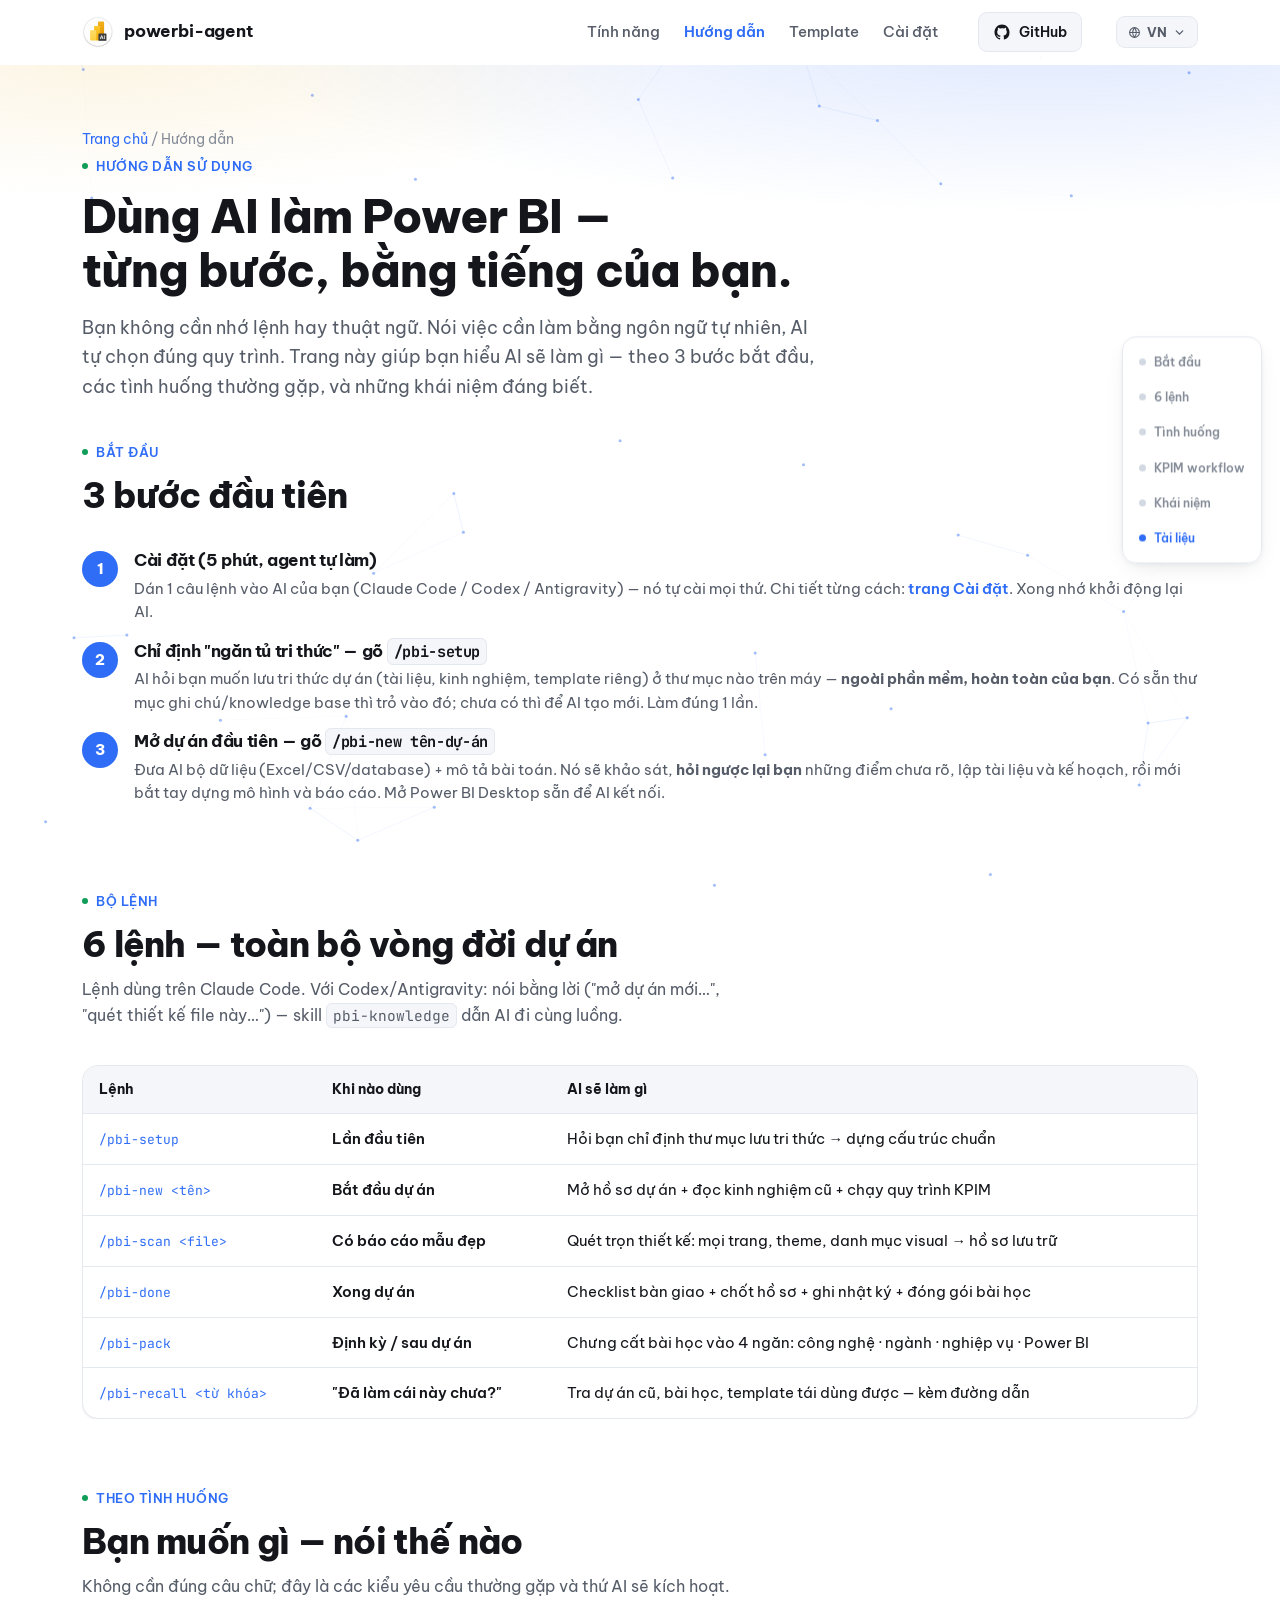
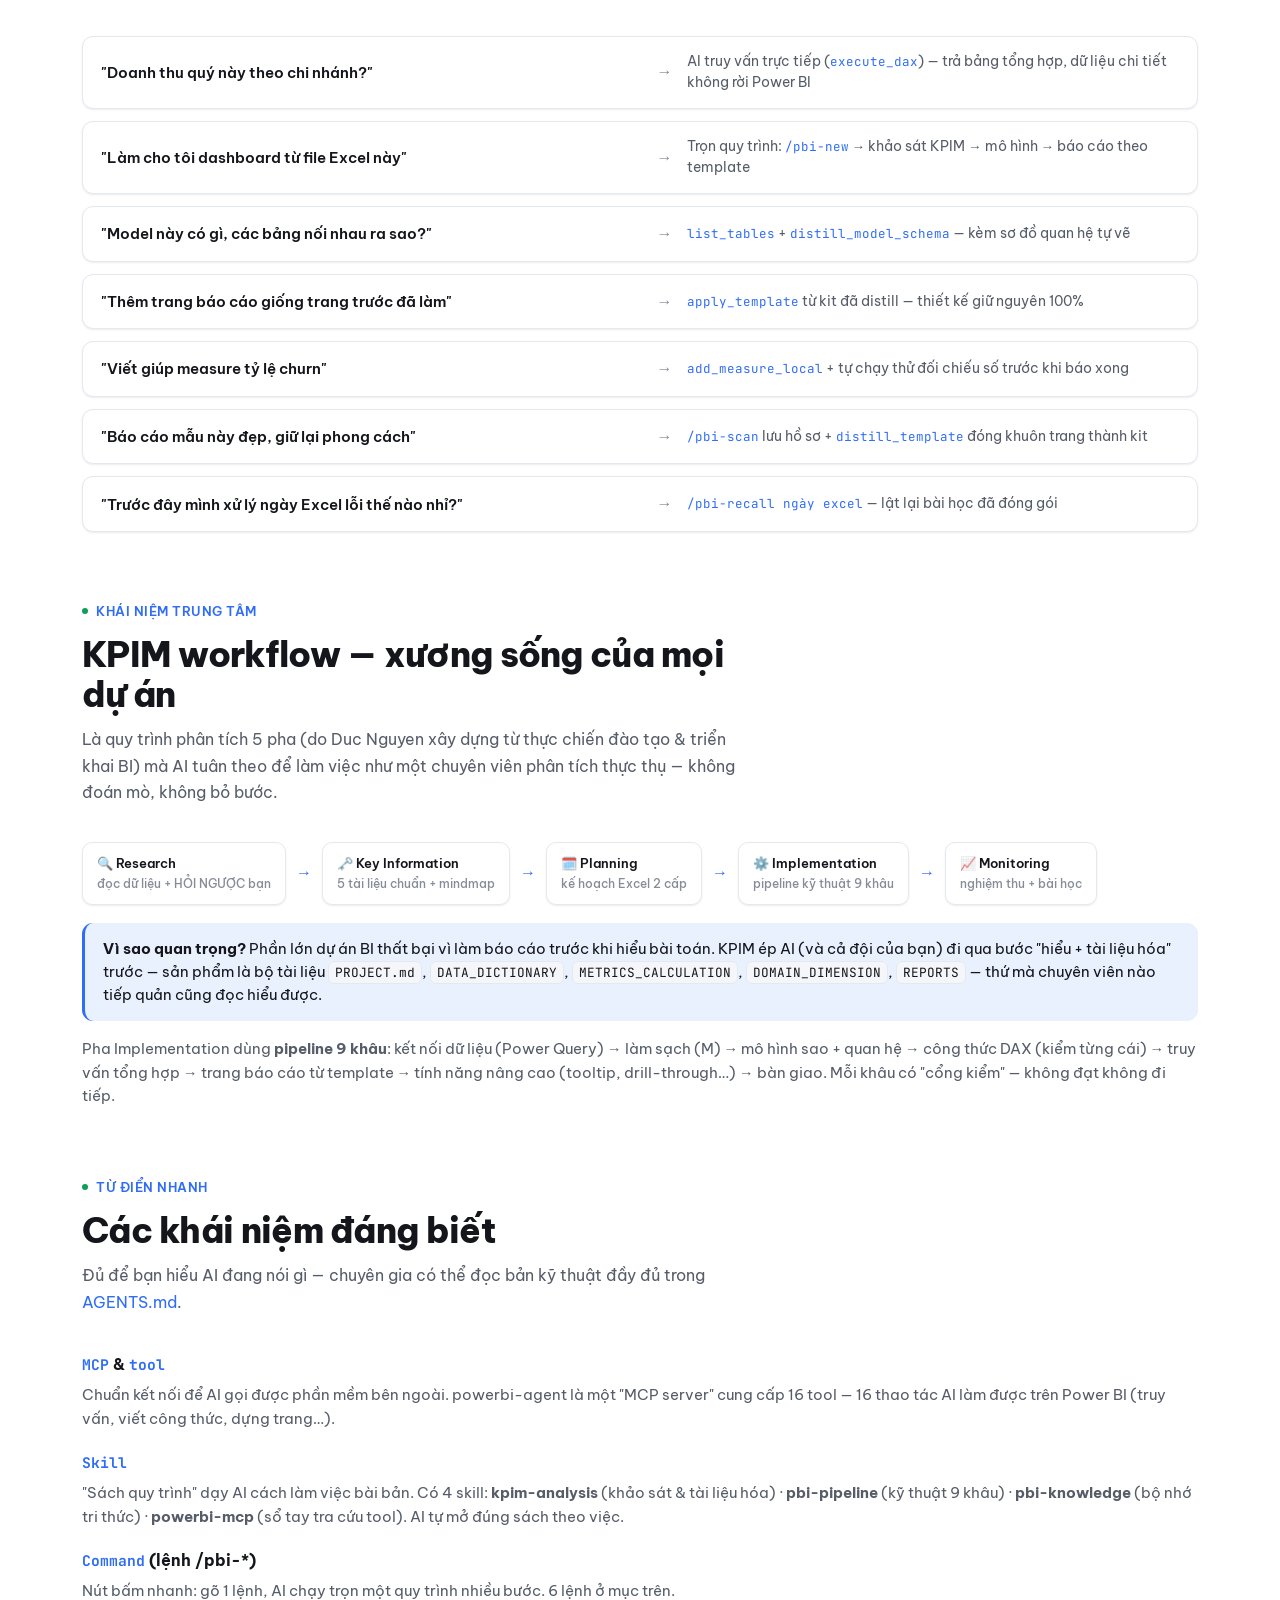
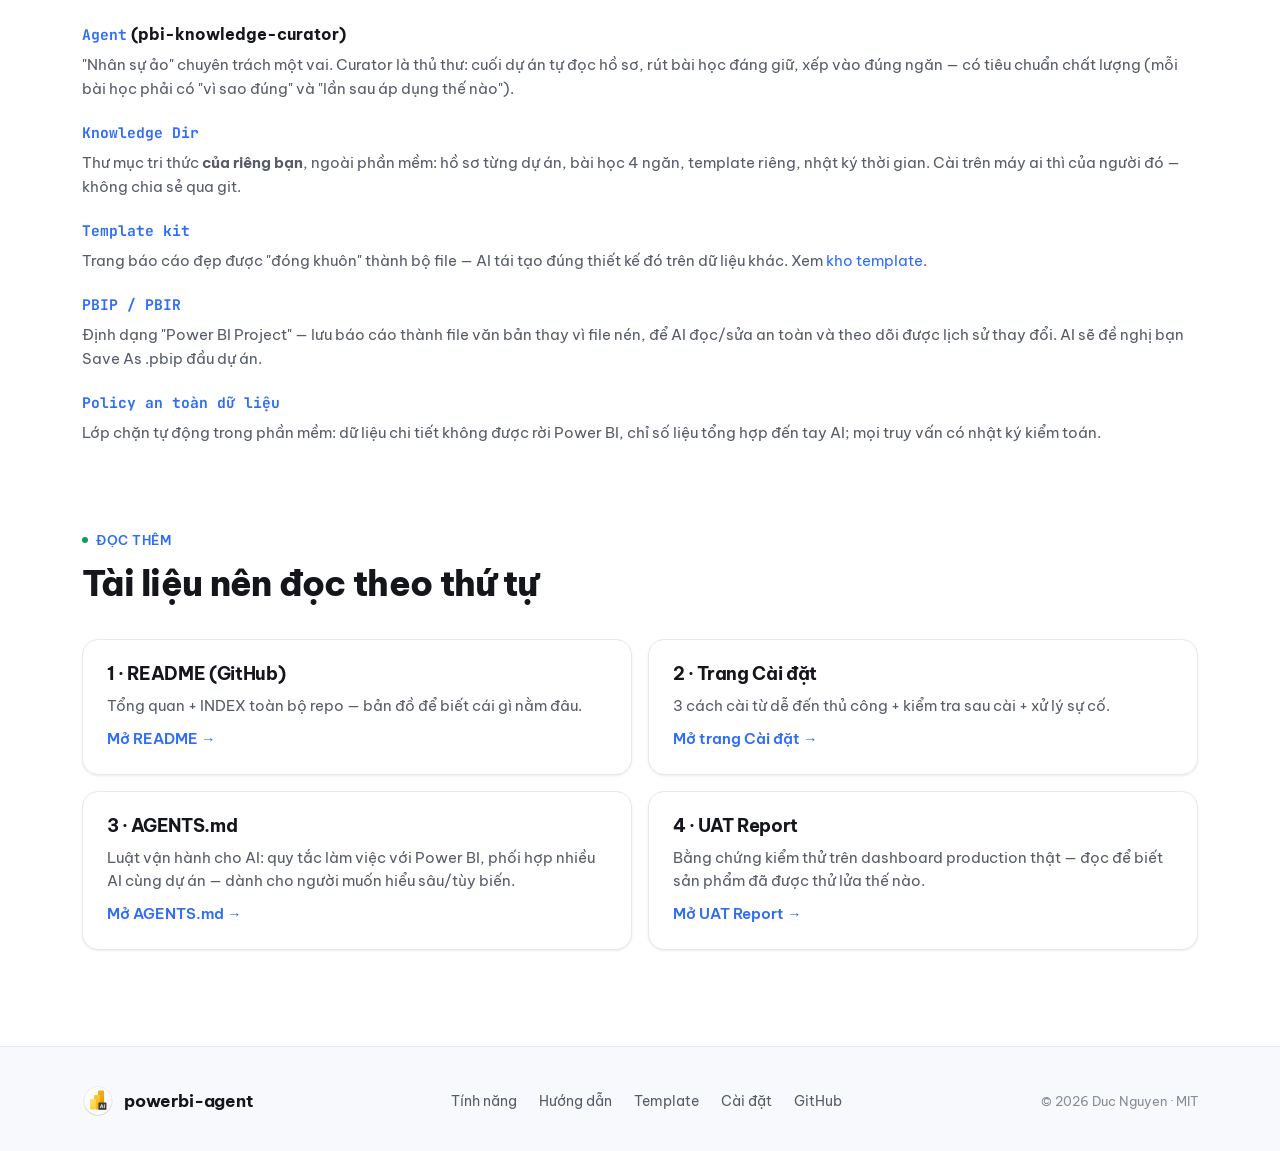
<file: docs/instruction/index.html>
<!doctype html>
<html lang="vi">
<head>
<meta charset="utf-8">
<meta name="viewport" content="width=device-width, initial-scale=1">
<title>Hướng dẫn · powerbi-agent — dùng AI làm Power BI từng bước</title>
<meta name="description" content="Hướng dẫn dùng powerbi-agent theo bước và theo tình huống: 6 lệnh /pbi-*, quy trình KPIM, các skill và agent, khái niệm quan trọng — viết cho cả người mới lẫn chuyên gia Power BI.">
<link rel="icon" href="../assets/logo-128.png">
<link rel="preconnect" href="https://fonts.googleapis.com">
<link rel="preconnect" href="https://fonts.gstatic.com" crossorigin>
<link href="https://fonts.googleapis.com/css2?family=Be+Vietnam+Pro:wght@400;500;600;700;800&family=JetBrains+Mono:wght@400;500;600&display=swap" rel="stylesheet">
<link rel="stylesheet" href="../assets/site.css">
<style>
  .glossary dt{font-weight:700;margin-top:18px;font-size:1.02rem}
  .glossary dt code{font-family:var(--mono);font-size:.9em;color:var(--accent)}
  .glossary dd{margin:6px 0 0;color:var(--muted);font-size:14.5px;line-height:1.65}
  .scenario{display:grid;grid-template-columns:1fr;gap:12px}
  .scn{display:grid;grid-template-columns:minmax(200px,1.1fr) auto 1fr;gap:14px;align-items:center;
    background:var(--surface);border:1px solid var(--border);border-radius:var(--radius-sm);padding:14px 18px;box-shadow:var(--shadow-sm)}
  .scn .q{font-weight:600;font-size:14.5px}
  .scn .arr{color:var(--faint)}
  .scn .a{font-size:13.5px;color:var(--muted)}
  .scn .a code{font-family:var(--mono);font-size:12.5px;color:var(--accent)}
  @media (max-width:700px){.scn{grid-template-columns:1fr}.scn .arr{display:none}}
  .kflow{display:flex;flex-wrap:wrap;gap:10px;align-items:center;margin:18px 0}
  .kflow .kbox{background:var(--surface);border:1px solid var(--border);border-radius:10px;padding:10px 14px;
    font-size:13px;font-weight:600;box-shadow:var(--shadow-sm)}
  .kflow .kbox small{display:block;font-weight:500;color:var(--faint);font-size:11.5px;margin-top:2px}
  .kflow .karr{color:var(--accent);font-weight:700}
</style>
</head>
<body>
<canvas id="netbg" aria-hidden="true"></canvas>

<header class="site" id="siteHeader">
  <div class="wrap nav">
    <a class="brand" href="../"><img src="../assets/logo-128.png" alt="powerbi-agent">powerbi-agent</a>
    <nav class="nav-links">
      <a href="../feature/"><span data-i18n="vi">Tính năng</span><span data-i18n="en">Features</span></a>
      <a href="./" class="active" aria-current="page"><span data-i18n="vi">Hướng dẫn</span><span data-i18n="en">Guide</span></a>
      <a href="../template/"><span data-i18n="vi">Template</span><span data-i18n="en">Templates</span></a>
      <a href="../install/"><span data-i18n="vi">Cài đặt</span><span data-i18n="en">Install</span></a>
    </nav>
    <a class="btn btn-ghost btn-sm gh" href="https://github.com/ducnguyen221/powerbi-agent" target="_blank" rel="noopener">
      <svg viewBox="0 0 24 24" fill="currentColor" aria-hidden="true"><path d="M12 2C6.48 2 2 6.58 2 12.25c0 4.53 2.87 8.37 6.84 9.73.5.09.68-.22.68-.49 0-.24-.01-.87-.01-1.71-2.78.62-3.37-1.37-3.37-1.37-.45-1.18-1.11-1.49-1.11-1.49-.91-.64.07-.62.07-.62 1 .07 1.53 1.06 1.53 1.06.89 1.56 2.34 1.11 2.91.85.09-.66.35-1.11.63-1.36-2.22-.26-4.55-1.14-4.55-5.07 0-1.12.39-2.03 1.03-2.75-.1-.26-.45-1.3.1-2.71 0 0 .84-.28 2.75 1.05a9.4 9.4 0 0 1 2.5-.34c.85 0 1.71.12 2.5.34 1.91-1.33 2.75-1.05 2.75-1.05.55 1.41.2 2.45.1 2.71.64.72 1.03 1.63 1.03 2.75 0 3.94-2.34 4.81-4.57 5.06.36.32.68.94.68 1.9 0 1.37-.01 2.48-.01 2.82 0 .27.18.59.69.49A10.02 10.02 0 0 0 22 12.25C22 6.58 17.52 2 12 2Z"/></svg>
      <span>GitHub</span>
    </a>
  </div>
</header>

<nav class="quicknav" aria-label="Điều hướng nhanh">
  <a href="#bat-dau"><span class="qdot"></span><span class="qlabel">Bắt đầu</span></a>
  <a href="#lenh"><span class="qdot"></span><span class="qlabel">6 lệnh</span></a>
  <a href="#tinh-huong"><span class="qdot"></span><span class="qlabel">Tình huống</span></a>
  <a href="#kpim"><span class="qdot"></span><span class="qlabel">KPIM workflow</span></a>
  <a href="#khai-niem"><span class="qdot"></span><span class="qlabel">Khái niệm</span></a>
  <a href="#tai-lieu"><span class="qdot"></span><span class="qlabel">Tài liệu</span></a>
</nav>

<main>
<section class="page-hero">
  <div class="wrap">
    <p class="crumb"><a href="../"><span data-i18n="vi">Trang chủ</span><span data-i18n="en">Home</span></a> / <span data-i18n="vi">Hướng dẫn</span><span data-i18n="en">Guide</span></p>
    <span class="eyebrow"><span class="dot"></span><span data-i18n="vi">Hướng dẫn sử dụng</span><span data-i18n="en">User guide</span></span>
    <h1><span data-i18n="vi">Dùng AI làm Power BI —<br>từng bước, bằng tiếng của bạn.</span><span data-i18n="en">Use AI for Power BI —<br>step by step, in your own words.</span></h1>
    <p class="lead">Bạn không cần nhớ lệnh hay thuật ngữ. Nói việc cần làm bằng ngôn ngữ tự nhiên,
    AI tự chọn đúng quy trình. Trang này giúp bạn hiểu AI sẽ làm gì — theo 3 bước bắt đầu,
    các tình huống thường gặp, và những khái niệm đáng biết.</p>
  </div>
</section>

<div class="wrap">

  <!-- BẮT ĐẦU -->
  <section id="bat-dau" style="padding-top:0">
    <div class="sec-head reveal">
      <span class="eyebrow"><span class="dot"></span>Bắt đầu</span>
      <h2>3 bước đầu tiên</h2>
    </div>
    <div class="reveal">
      <div class="step">
        <span class="num">1</span>
        <div class="body">
          <h3>Cài đặt (5 phút, agent tự làm)</h3>
          <p>Dán 1 câu lệnh vào AI của bạn (Claude Code / Codex / Antigravity) — nó tự cài mọi thứ.
          Chi tiết từng cách: <a href="../install/" style="color:var(--accent);font-weight:600">trang Cài đặt</a>.
          Xong nhớ khởi động lại AI.</p>
        </div>
      </div>
      <div class="step">
        <span class="num">2</span>
        <div class="body">
          <h3>Chỉ định "ngăn tủ tri thức" — gõ <code class="inline">/pbi-setup</code></h3>
          <p>AI hỏi bạn muốn lưu tri thức dự án (tài liệu, kinh nghiệm, template riêng) ở thư mục nào
          trên máy — <b>ngoài phần mềm, hoàn toàn của bạn</b>. Có sẵn thư mục ghi chú/knowledge base thì
          trỏ vào đó; chưa có thì để AI tạo mới. Làm đúng 1 lần.</p>
        </div>
      </div>
      <div class="step">
        <span class="num">3</span>
        <div class="body">
          <h3>Mở dự án đầu tiên — gõ <code class="inline">/pbi-new tên-dự-án</code></h3>
          <p>Đưa AI bộ dữ liệu (Excel/CSV/database) + mô tả bài toán. Nó sẽ khảo sát, <b>hỏi ngược lại
          bạn</b> những điểm chưa rõ, lập tài liệu và kế hoạch, rồi mới bắt tay dựng mô hình và báo cáo.
          Mở Power BI Desktop sẵn để AI kết nối.</p>
        </div>
      </div>
    </div>
  </section>

  <!-- 6 LỆNH -->
  <section id="lenh" style="padding-top:8px">
    <div class="sec-head reveal">
      <span class="eyebrow"><span class="dot"></span>Bộ lệnh</span>
      <h2>6 lệnh — toàn bộ vòng đời dự án</h2>
      <p>Lệnh dùng trên Claude Code. Với Codex/Antigravity: nói bằng lời ("mở dự án mới…",
      "quét thiết kế file này…") — skill <code class="inline">pbi-knowledge</code> dẫn AI đi cùng luồng.</p>
    </div>
    <div class="tbl-wrap reveal">
      <table class="tbl">
        <thead><tr><th>Lệnh</th><th>Khi nào dùng</th><th>AI sẽ làm gì</th></tr></thead>
        <tbody>
          <tr><td><code>/pbi-setup</code></td><td class="lbl">Lần đầu tiên</td><td>Hỏi bạn chỉ định thư mục lưu tri thức → dựng cấu trúc chuẩn</td></tr>
          <tr><td><code>/pbi-new &lt;tên&gt;</code></td><td class="lbl">Bắt đầu dự án</td><td>Mở hồ sơ dự án + đọc kinh nghiệm cũ + chạy quy trình KPIM</td></tr>
          <tr><td><code>/pbi-scan &lt;file&gt;</code></td><td class="lbl">Có báo cáo mẫu đẹp</td><td>Quét trọn thiết kế: mọi trang, theme, danh mục visual → hồ sơ lưu trữ</td></tr>
          <tr><td><code>/pbi-done</code></td><td class="lbl">Xong dự án</td><td>Checklist bàn giao + chốt hồ sơ + ghi nhật ký + đóng gói bài học</td></tr>
          <tr><td><code>/pbi-pack</code></td><td class="lbl">Định kỳ / sau dự án</td><td>Chưng cất bài học vào 4 ngăn: công nghệ · ngành · nghiệp vụ · Power BI</td></tr>
          <tr><td><code>/pbi-recall &lt;từ khóa&gt;</code></td><td class="lbl">"Đã làm cái này chưa?"</td><td>Tra dự án cũ, bài học, template tái dùng được — kèm đường dẫn</td></tr>
        </tbody>
      </table>
    </div>
  </section>

  <!-- TÌNH HUỐNG -->
  <section id="tinh-huong" style="padding-top:8px">
    <div class="sec-head reveal">
      <span class="eyebrow"><span class="dot"></span>Theo tình huống</span>
      <h2>Bạn muốn gì — nói thế nào</h2>
      <p>Không cần đúng câu chữ; đây là các kiểu yêu cầu thường gặp và thứ AI sẽ kích hoạt.</p>
    </div>
    <div class="scenario reveal">
      <div class="scn"><span class="q">"Doanh thu quý này theo chi nhánh?"</span><span class="arr">→</span><span class="a">AI truy vấn trực tiếp (<code>execute_dax</code>) — trả bảng tổng hợp, dữ liệu chi tiết không rời Power BI</span></div>
      <div class="scn"><span class="q">"Làm cho tôi dashboard từ file Excel này"</span><span class="arr">→</span><span class="a">Trọn quy trình: <code>/pbi-new</code> → khảo sát KPIM → mô hình → báo cáo theo template</span></div>
      <div class="scn"><span class="q">"Model này có gì, các bảng nối nhau ra sao?"</span><span class="arr">→</span><span class="a"><code>list_tables</code> + <code>distill_model_schema</code> — kèm sơ đồ quan hệ tự vẽ</span></div>
      <div class="scn"><span class="q">"Thêm trang báo cáo giống trang trước đã làm"</span><span class="arr">→</span><span class="a"><code>apply_template</code> từ kit đã distill — thiết kế giữ nguyên 100%</span></div>
      <div class="scn"><span class="q">"Viết giúp measure tỷ lệ churn"</span><span class="arr">→</span><span class="a"><code>add_measure_local</code> + tự chạy thử đối chiếu số trước khi báo xong</span></div>
      <div class="scn"><span class="q">"Báo cáo mẫu này đẹp, giữ lại phong cách"</span><span class="arr">→</span><span class="a"><code>/pbi-scan</code> lưu hồ sơ + <code>distill_template</code> đóng khuôn trang thành kit</span></div>
      <div class="scn"><span class="q">"Trước đây mình xử lý ngày Excel lỗi thế nào nhỉ?"</span><span class="arr">→</span><span class="a"><code>/pbi-recall ngày excel</code> — lật lại bài học đã đóng gói</span></div>
    </div>
  </section>

  <!-- KPIM WORKFLOW -->
  <section id="kpim" style="padding-top:8px">
    <div class="sec-head reveal">
      <span class="eyebrow"><span class="dot"></span>Khái niệm trung tâm</span>
      <h2>KPIM workflow — xương sống của mọi dự án</h2>
      <p>Là quy trình phân tích 5 pha (do Duc Nguyen xây dựng từ thực chiến đào tạo &amp; triển khai BI)
      mà AI tuân theo để làm việc như một chuyên viên phân tích thực thụ — không đoán mò, không bỏ bước.</p>
    </div>
    <div class="reveal">
      <div class="kflow">
        <div class="kbox">🔍 Research<small>đọc dữ liệu + HỎI NGƯỢC bạn</small></div><span class="karr">→</span>
        <div class="kbox">🗝️ Key Information<small>5 tài liệu chuẩn + mindmap</small></div><span class="karr">→</span>
        <div class="kbox">🗓️ Planning<small>kế hoạch Excel 2 cấp</small></div><span class="karr">→</span>
        <div class="kbox">⚙️ Implementation<small>pipeline kỹ thuật 9 khâu</small></div><span class="karr">→</span>
        <div class="kbox">📈 Monitoring<small>nghiệm thu + bài học</small></div>
      </div>
      <div class="note">
        <b>Vì sao quan trọng?</b> Phần lớn dự án BI thất bại vì làm báo cáo trước khi hiểu bài toán.
        KPIM ép AI (và cả đội của bạn) đi qua bước "hiểu + tài liệu hóa" trước — sản phẩm là bộ tài liệu
        <code class="inline">PROJECT.md</code>, <code class="inline">DATA_DICTIONARY</code>,
        <code class="inline">METRICS_CALCULATION</code>, <code class="inline">DOMAIN_DIMENSION</code>,
        <code class="inline">REPORTS</code> — thứ mà chuyên viên nào tiếp quản cũng đọc hiểu được.
      </div>
      <p style="color:var(--muted);font-size:14.5px;line-height:1.65">Pha Implementation dùng
      <b>pipeline 9 khâu</b>: kết nối dữ liệu (Power Query) → làm sạch (M) → mô hình sao + quan hệ →
      công thức DAX (kiểm từng cái) → truy vấn tổng hợp → trang báo cáo từ template → tính năng nâng cao
      (tooltip, drill-through…) → bàn giao. Mỗi khâu có "cổng kiểm" — không đạt không đi tiếp.</p>
    </div>
  </section>

  <!-- KHÁI NIỆM -->
  <section id="khai-niem" style="padding-top:8px">
    <div class="sec-head reveal">
      <span class="eyebrow"><span class="dot"></span>Từ điển nhanh</span>
      <h2>Các khái niệm đáng biết</h2>
      <p>Đủ để bạn hiểu AI đang nói gì — chuyên gia có thể đọc bản kỹ thuật đầy đủ trong
      <a href="https://github.com/ducnguyen221/powerbi-agent/blob/main/AGENTS.md" style="color:var(--accent)">AGENTS.md</a>.</p>
    </div>
    <dl class="glossary reveal">
      <dt><code>MCP</code> &amp; <code>tool</code></dt>
      <dd>Chuẩn kết nối để AI gọi được phần mềm bên ngoài. powerbi-agent là một "MCP server" cung cấp
      16 tool — 16 thao tác AI làm được trên Power BI (truy vấn, viết công thức, dựng trang…).</dd>
      <dt><code>Skill</code></dt>
      <dd>"Sách quy trình" dạy AI cách làm việc bài bản. Có 4 skill: <b>kpim-analysis</b> (khảo sát &amp;
      tài liệu hóa) · <b>pbi-pipeline</b> (kỹ thuật 9 khâu) · <b>pbi-knowledge</b> (bộ nhớ tri thức) ·
      <b>powerbi-mcp</b> (sổ tay tra cứu tool). AI tự mở đúng sách theo việc.</dd>
      <dt><code>Command</code> (lệnh /pbi-*)</dt>
      <dd>Nút bấm nhanh: gõ 1 lệnh, AI chạy trọn một quy trình nhiều bước. 6 lệnh ở mục trên.</dd>
      <dt><code>Agent</code> (pbi-knowledge-curator)</dt>
      <dd>"Nhân sự ảo" chuyên trách một vai. Curator là thủ thư: cuối dự án tự đọc hồ sơ, rút bài học
      đáng giữ, xếp vào đúng ngăn — có tiêu chuẩn chất lượng (mỗi bài học phải có "vì sao đúng"
      và "lần sau áp dụng thế nào").</dd>
      <dt><code>Knowledge Dir</code></dt>
      <dd>Thư mục tri thức <b>của riêng bạn</b>, ngoài phần mềm: hồ sơ từng dự án, bài học 4 ngăn,
      template riêng, nhật ký thời gian. Cài trên máy ai thì của người đó — không chia sẻ qua git.</dd>
      <dt><code>Template kit</code></dt>
      <dd>Trang báo cáo đẹp được "đóng khuôn" thành bộ file — AI tái tạo đúng thiết kế đó trên dữ liệu
      khác. Xem <a href="../template/" style="color:var(--accent)">kho template</a>.</dd>
      <dt><code>PBIP / PBIR</code></dt>
      <dd>Định dạng "Power BI Project" — lưu báo cáo thành file văn bản thay vì file nén, để AI đọc/sửa
      an toàn và theo dõi được lịch sử thay đổi. AI sẽ đề nghị bạn Save As .pbip đầu dự án.</dd>
      <dt><code>Policy an toàn dữ liệu</code></dt>
      <dd>Lớp chặn tự động trong phần mềm: dữ liệu chi tiết không được rời Power BI, chỉ số liệu tổng hợp
      đến tay AI; mọi truy vấn có nhật ký kiểm toán.</dd>
    </dl>
  </section>

  <!-- TÀI LIỆU -->
  <section id="tai-lieu" style="padding-top:8px">
    <div class="sec-head reveal">
      <span class="eyebrow"><span class="dot"></span>Đọc thêm</span>
      <h2>Tài liệu nên đọc theo thứ tự</h2>
    </div>
    <div class="grid-2 reveal">
      <div class="card"><h3>1 · README (GitHub)</h3><p>Tổng quan + INDEX toàn bộ repo — bản đồ để biết cái gì nằm đâu.</p>
        <p style="margin-top:10px"><a href="https://github.com/ducnguyen221/powerbi-agent#readme" style="color:var(--accent);font-weight:600">Mở README →</a></p></div>
      <div class="card"><h3>2 · Trang Cài đặt</h3><p>3 cách cài từ dễ đến thủ công + kiểm tra sau cài + xử lý sự cố.</p>
        <p style="margin-top:10px"><a href="../install/" style="color:var(--accent);font-weight:600">Mở trang Cài đặt →</a></p></div>
      <div class="card"><h3>3 · AGENTS.md</h3><p>Luật vận hành cho AI: quy tắc làm việc với Power BI, phối hợp nhiều AI cùng dự án — dành cho người muốn hiểu sâu/tùy biến.</p>
        <p style="margin-top:10px"><a href="https://github.com/ducnguyen221/powerbi-agent/blob/main/AGENTS.md" style="color:var(--accent);font-weight:600">Mở AGENTS.md →</a></p></div>
      <div class="card"><h3>4 · UAT Report</h3><p>Bằng chứng kiểm thử trên dashboard production thật — đọc để biết sản phẩm đã được thử lửa thế nào.</p>
        <p style="margin-top:10px"><a href="https://github.com/ducnguyen221/powerbi-agent/blob/main/docs/UAT-REPORT.md" style="color:var(--accent);font-weight:600">Mở UAT Report →</a></p></div>
    </div>
  </section>

</div>
</main>

<footer class="site">
  <div class="wrap foot">
    <a class="brand" href="../"><img src="../assets/logo-128.png" alt="powerbi-agent" width="26" height="26">powerbi-agent</a>
    <div class="foot-links">
      <a href="../feature/"><span data-i18n="vi">Tính năng</span><span data-i18n="en">Features</span></a><a href="./"><span data-i18n="vi">Hướng dẫn</span><span data-i18n="en">Guide</span></a>
      <a href="../template/"><span data-i18n="vi">Template</span><span data-i18n="en">Templates</span></a><a href="../install/"><span data-i18n="vi">Cài đặt</span><span data-i18n="en">Install</span></a>
      <a href="https://github.com/ducnguyen221/powerbi-agent" target="_blank" rel="noopener">GitHub</a>
    </div>
    <span class="foot-copy">© 2026 Duc Nguyen · MIT</span>
  </div>
</footer>
<script src="../assets/site.js"></script>
</body>
</html>
</file>
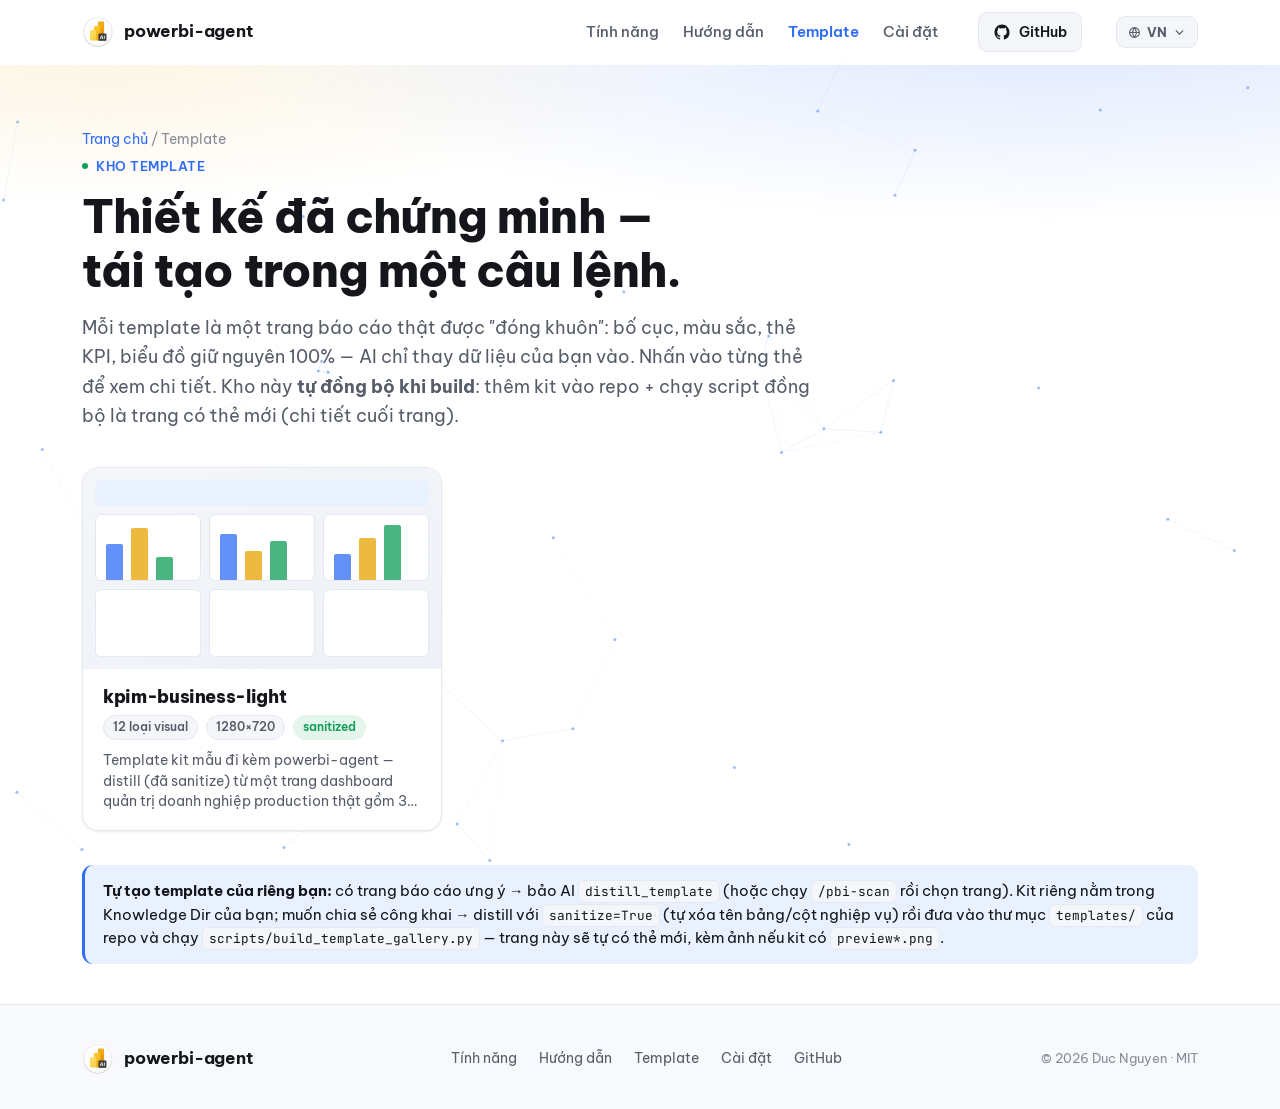
<file: docs/template/index.html>
<!doctype html>
<html lang="vi">
<head>
<meta charset="utf-8">
<meta name="viewport" content="width=device-width, initial-scale=1">
<title>Kho Template · powerbi-agent — báo cáo đẹp tái tạo được</title>
<meta name="description" content="Kho template báo cáo Power BI của powerbi-agent: mỗi kit là một trang báo cáo đã chứng minh, AI tái tạo đúng thiết kế trên dữ liệu của bạn. Tự đồng bộ khi có kit mới.">
<link rel="icon" href="../assets/logo-128.png">
<link rel="preconnect" href="https://fonts.googleapis.com">
<link rel="preconnect" href="https://fonts.gstatic.com" crossorigin>
<link href="https://fonts.googleapis.com/css2?family=Be+Vietnam+Pro:wght@400;500;600;700;800&family=JetBrains+Mono:wght@400;500;600&display=swap" rel="stylesheet">
<link rel="stylesheet" href="../assets/site.css">
<style>
  .kit-grid{display:grid;grid-template-columns:repeat(auto-fill,minmax(min(100%,320px),1fr));gap:18px}
  .kit{background:var(--surface);border:1px solid var(--border);border-radius:var(--radius);
    overflow:hidden;box-shadow:var(--shadow-sm);cursor:pointer;transition:transform .2s,box-shadow .2s,border-color .2s}
  .kit:hover{transform:translateY(-3px);box-shadow:var(--shadow-md);border-color:var(--border-strong)}
  .kit-thumb{aspect-ratio:16/9;background:var(--surface-2);position:relative;overflow:hidden}
  .kit-thumb img{width:100%;height:100%;object-fit:cover;display:block}
  /* placeholder mini-dashboard khi kit chưa có ảnh preview */
  .ph{position:absolute;inset:0;padding:12px;display:grid;grid-template-rows:26px 1fr 1fr;gap:8px;
    background:linear-gradient(160deg,var(--surface-2),var(--surface-3))}
  .ph .hd{background:var(--accent-weak);border-radius:6px}
  .ph .row{display:grid;grid-template-columns:1fr 1fr 1fr;gap:8px}
  .ph .cell{border-radius:6px;background:var(--surface);border:1px solid var(--border);position:relative;overflow:hidden}
  .ph .cell i{position:absolute;bottom:0;left:10%;width:16%;background:var(--accent);opacity:.75;border-radius:2px 2px 0 0}
  .ph .cell i:nth-child(2){left:34%;background:var(--gold)}
  .ph .cell i:nth-child(3){left:58%;background:var(--ok)}
  .kit-body{padding:18px 20px}
  .kit-body h3{font-size:1.1rem;font-weight:800}
  .kit-body .meta{display:flex;gap:8px;flex-wrap:wrap;margin-top:8px}
  .kit-body .meta span{font-size:11.5px;font-weight:600;padding:2px 9px;border-radius:999px;
    background:var(--surface-2);border:1px solid var(--border);color:var(--muted)}
  .kit-body .meta .san{background:var(--ok-weak);color:var(--ok);border-color:transparent}
  .kit-body p{margin-top:10px;color:var(--muted);font-size:13.5px;line-height:1.55;
    display:-webkit-box;-webkit-line-clamp:3;-webkit-box-orient:vertical;overflow:hidden}
  /* detail panel */
  .detail{display:none;margin-top:22px;background:var(--surface);border:1px solid var(--accent);
    border-radius:var(--radius);box-shadow:var(--shadow-md);padding:26px}
  .detail.open{display:block}
  .detail h3{font-size:1.3rem;font-weight:800}
  .detail .blocks{display:flex;flex-wrap:wrap;gap:7px;margin:14px 0}
  .detail .blocks code{font-family:var(--mono);font-size:12px;background:var(--accent-weak);
    color:var(--accent-ink);border-radius:6px;padding:3px 9px}
  .detail .imgs{display:grid;grid-template-columns:repeat(auto-fill,minmax(min(100%,240px),1fr));gap:12px;margin-top:14px}
  .detail .imgs img{width:100%;border-radius:10px;border:1px solid var(--border)}
  .detail .close{float:right;cursor:pointer;color:var(--faint);font-size:22px;line-height:1;background:none;border:none}
</style>
</head>
<body>
<canvas id="netbg" aria-hidden="true"></canvas>

<header class="site" id="siteHeader">
  <div class="wrap nav">
    <a class="brand" href="../"><img src="../assets/logo-128.png" alt="powerbi-agent">powerbi-agent</a>
    <nav class="nav-links">
      <a href="../feature/"><span data-i18n="vi">Tính năng</span><span data-i18n="en">Features</span></a>
      <a href="../instruction/"><span data-i18n="vi">Hướng dẫn</span><span data-i18n="en">Guide</span></a>
      <a href="./" class="active" aria-current="page"><span data-i18n="vi">Template</span><span data-i18n="en">Templates</span></a>
      <a href="../install/"><span data-i18n="vi">Cài đặt</span><span data-i18n="en">Install</span></a>
    </nav>
    <a class="btn btn-ghost btn-sm gh" href="https://github.com/ducnguyen221/powerbi-agent" target="_blank" rel="noopener">
      <svg viewBox="0 0 24 24" fill="currentColor" aria-hidden="true"><path d="M12 2C6.48 2 2 6.58 2 12.25c0 4.53 2.87 8.37 6.84 9.73.5.09.68-.22.68-.49 0-.24-.01-.87-.01-1.71-2.78.62-3.37-1.37-3.37-1.37-.45-1.18-1.11-1.49-1.11-1.49-.91-.64.07-.62.07-.62 1 .07 1.53 1.06 1.53 1.06.89 1.56 2.34 1.11 2.91.85.09-.66.35-1.11.63-1.36-2.22-.26-4.55-1.14-4.55-5.07 0-1.12.39-2.03 1.03-2.75-.1-.26-.45-1.3.1-2.71 0 0 .84-.28 2.75 1.05a9.4 9.4 0 0 1 2.5-.34c.85 0 1.71.12 2.5.34 1.91-1.33 2.75-1.05 2.75-1.05.55 1.41.2 2.45.1 2.71.64.72 1.03 1.63 1.03 2.75 0 3.94-2.34 4.81-4.57 5.06.36.32.68.94.68 1.9 0 1.37-.01 2.48-.01 2.82 0 .27.18.59.69.49A10.02 10.02 0 0 0 22 12.25C22 6.58 17.52 2 12 2Z"/></svg>
      <span>GitHub</span>
    </a>
  </div>
</header>

<main>
<section class="page-hero">
  <div class="wrap">
    <p class="crumb"><a href="../"><span data-i18n="vi">Trang chủ</span><span data-i18n="en">Home</span></a> / <span data-i18n="vi">Template</span><span data-i18n="en">Templates</span></p>
    <span class="eyebrow"><span class="dot"></span><span data-i18n="vi">Kho template</span><span data-i18n="en">Template gallery</span></span>
    <h1><span data-i18n="vi">Thiết kế đã chứng minh —<br>tái tạo trong một câu lệnh.</span><span data-i18n="en">Proven design —<br>reproduced in one command.</span></h1>
    <p class="lead">Mỗi template là một trang báo cáo thật được "đóng khuôn": bố cục, màu sắc, thẻ KPI,
    biểu đồ giữ nguyên 100% — AI chỉ thay dữ liệu của bạn vào. Nhấn vào từng thẻ để xem chi tiết.
    Kho này <b>tự đồng bộ khi build</b>: thêm kit vào repo + chạy script đồng bộ là trang có thẻ mới (chi tiết cuối trang).</p>
  </div>
</section>

<div class="wrap">
  <div class="kit-grid reveal" id="kitGrid" aria-live="polite"><p style="color:var(--muted)">Đang tải kho template…</p></div>
  <div class="detail" id="kitDetail"></div>

  <div class="note" style="margin-top:34px">
    <b>Tự tạo template của riêng bạn:</b> có trang báo cáo ưng ý → bảo AI
    <code class="inline">distill_template</code> (hoặc chạy <code class="inline">/pbi-scan</code> rồi chọn trang).
    Kit riêng nằm trong Knowledge Dir của bạn; muốn chia sẻ công khai → distill với
    <code class="inline">sanitize=True</code> (tự xóa tên bảng/cột nghiệp vụ) rồi đưa vào thư mục
    <code class="inline">templates/</code> của repo và chạy <code class="inline">scripts/build_template_gallery.py</code> —
    trang này sẽ tự có thẻ mới, kèm ảnh nếu kit có <code class="inline">preview*.png</code>.
  </div>
</div>
</main>

<footer class="site">
  <div class="wrap foot">
    <a class="brand" href="../"><img src="../assets/logo-128.png" alt="powerbi-agent" width="26" height="26">powerbi-agent</a>
    <div class="foot-links">
      <a href="../feature/"><span data-i18n="vi">Tính năng</span><span data-i18n="en">Features</span></a><a href="../instruction/"><span data-i18n="vi">Hướng dẫn</span><span data-i18n="en">Guide</span></a>
      <a href="./"><span data-i18n="vi">Template</span><span data-i18n="en">Templates</span></a><a href="../install/"><span data-i18n="vi">Cài đặt</span><span data-i18n="en">Install</span></a>
      <a href="https://github.com/ducnguyen221/powerbi-agent" target="_blank" rel="noopener">GitHub</a>
    </div>
    <span class="foot-copy">© 2026 Duc Nguyen · MIT</span>
  </div>
</footer>

<script src="../assets/site.js"></script>
<script>
(function(){
  var grid=document.getElementById('kitGrid'), detail=document.getElementById('kitDetail');
  function esc(s){var d=document.createElement('span');d.textContent=s||'';return d.innerHTML;}
  // templates.json do build script của repo sinh (trusted), nhưng vẫn guard defense-in-depth:
  function safeRel(u){u=String(u||'');return (/^assets\//.test(u)&&!/[<>"']/.test(u))?u:'';}
  function safeGh(u){u=String(u||'');return /^https:\/\/github\.com\//.test(u)?u:'https://github.com/ducnguyen221/powerbi-agent';}
  function thumb(k){
    var p0=safeRel(k.previews&&k.previews[0]);
    if(p0) return '<img src="'+p0+'" alt="Ảnh xem trước template '+esc(k.name)+'" loading="lazy">';
    return '<div class="ph" aria-hidden="true"><div class="hd"></div>'+
      '<div class="row"><div class="cell"><i style="height:55%"></i><i style="height:80%"></i><i style="height:35%"></i></div>'+
      '<div class="cell"><i style="height:70%"></i><i style="height:45%"></i><i style="height:60%"></i></div>'+
      '<div class="cell"><i style="height:40%"></i><i style="height:65%"></i><i style="height:85%"></i></div></div>'+
      '<div class="row"><div class="cell"></div><div class="cell"></div><div class="cell"></div></div></div>';
  }
  function showDetail(k){
    var imgs = (k.previews||[]).map(function(p,i){var u=safeRel(p);return u?'<img src="'+u+'" alt="Ảnh mẫu '+(i+1)+' của template '+esc(k.name)+'" loading="lazy">':'';}).join('');
    detail.innerHTML =
      '<button class="close" aria-label="Đóng">×</button>'+
      '<span class="eyebrow"><span class="dot"></span>Template</span>'+
      '<h3>'+esc(k.name)+'</h3>'+
      '<p style="margin-top:10px;color:var(--muted);line-height:1.65">'+esc(k.description||'(Chưa có mô tả — thêm README.md vào thư mục kit.)')+'</p>'+
      '<div class="blocks">'+(k.blocks||[]).map(function(b){return '<code>'+esc(b)+'</code>';}).join('')+'</div>'+
      '<p style="font-size:13.5px;color:var(--faint)">Canvas '+esc((k.canvas&&k.canvas.width)+'×'+(k.canvas&&k.canvas.height))+
      ' · '+(Number(k.n_blocks)||0)+' loại visual · tạo '+esc(k.created)+(k.sanitized?' · <b style="color:var(--ok)">đã sanitize (an toàn chia sẻ)</b>':'')+'</p>'+
      (imgs?'<div class="imgs">'+imgs+'</div>':'')+
      '<div style="margin-top:18px;display:flex;gap:10px;flex-wrap:wrap">'+
      '<a class="btn btn-ghost btn-sm" href="'+safeGh(k.readme_url)+'" target="_blank" rel="noopener">Xem trên GitHub</a>'+
      '<button class="btn btn-primary btn-sm copy-btn" data-copy="Dùng apply_template với kit templates/'+esc(k.dir)+' dựng trang báo cáo mới trên model hiện tại, bind field phù hợp."><span class="lbl">Chép lệnh cho AI</span></button></div>';
    detail.classList.add('open');
    detail.querySelector('.close').onclick=function(){detail.classList.remove('open');};
    // re-wire copy for dynamically added button
    var btn=detail.querySelector('.copy-btn');
    btn.addEventListener('click',function(){
      var l=btn.querySelector('.lbl');
      function done(ok){l.textContent=ok?'Đã chép':'Lỗi — chép tay';setTimeout(function(){l.textContent='Chép lệnh cho AI';},1600);}
      if(navigator.clipboard&&navigator.clipboard.writeText){
        navigator.clipboard.writeText(btn.getAttribute('data-copy')).then(function(){done(true)},function(){done(false)});
      } else done(false);
    });
    detail.scrollIntoView({behavior:matchMedia('(prefers-reduced-motion: reduce)').matches?'auto':'smooth',block:'nearest'});
  }
  fetch('templates.json').then(function(r){
    if(!r.ok) throw new Error('HTTP '+r.status);
    return r.json();
  }).then(function(data){
    if(!data||!Array.isArray(data.kits)) throw new Error('schema');
    var kits=data.kits||[];
    if(!kits.length){grid.innerHTML='<p style="color:var(--muted)">Kho chưa có template public — distill kit đầu tiên của bạn theo hướng dẫn bên dưới.</p>';return;}
    grid.innerHTML=kits.map(function(k,i){
      return '<article class="kit" data-i="'+i+'" tabindex="0" role="button" aria-controls="kitDetail" aria-expanded="false" aria-label="Xem chi tiết '+esc(k.name)+'">'+
        '<div class="kit-thumb">'+thumb(k)+'</div>'+
        '<div class="kit-body"><h3>'+esc(k.name)+'</h3>'+
        '<div class="meta"><span>'+(Number(k.n_blocks)||0)+' loại visual</span><span>'+esc((k.canvas&&k.canvas.width)+'×'+(k.canvas&&k.canvas.height))+'</span>'+
        (k.sanitized?'<span class="san">sanitized</span>':'')+'</div>'+
        '<p>'+esc(k.description||'Kit visual chuẩn cho apply_template.')+'</p></div></article>';
    }).join('');
    grid.querySelectorAll('.kit').forEach(function(el){
      var open=function(){grid.querySelectorAll('.kit').forEach(function(x){x.setAttribute('aria-expanded','false')});el.setAttribute('aria-expanded','true');showDetail(kits[+el.getAttribute('data-i')]);};
      el.addEventListener('click',open);
      el.addEventListener('keydown',function(e){if(e.key==='Enter'||e.key===' '){e.preventDefault();open();}});
    });
  }).catch(function(){grid.innerHTML='<p style="color:var(--danger)">Không tải được templates.json.</p>';});
})();
</script>
</body>
</html>
</file>
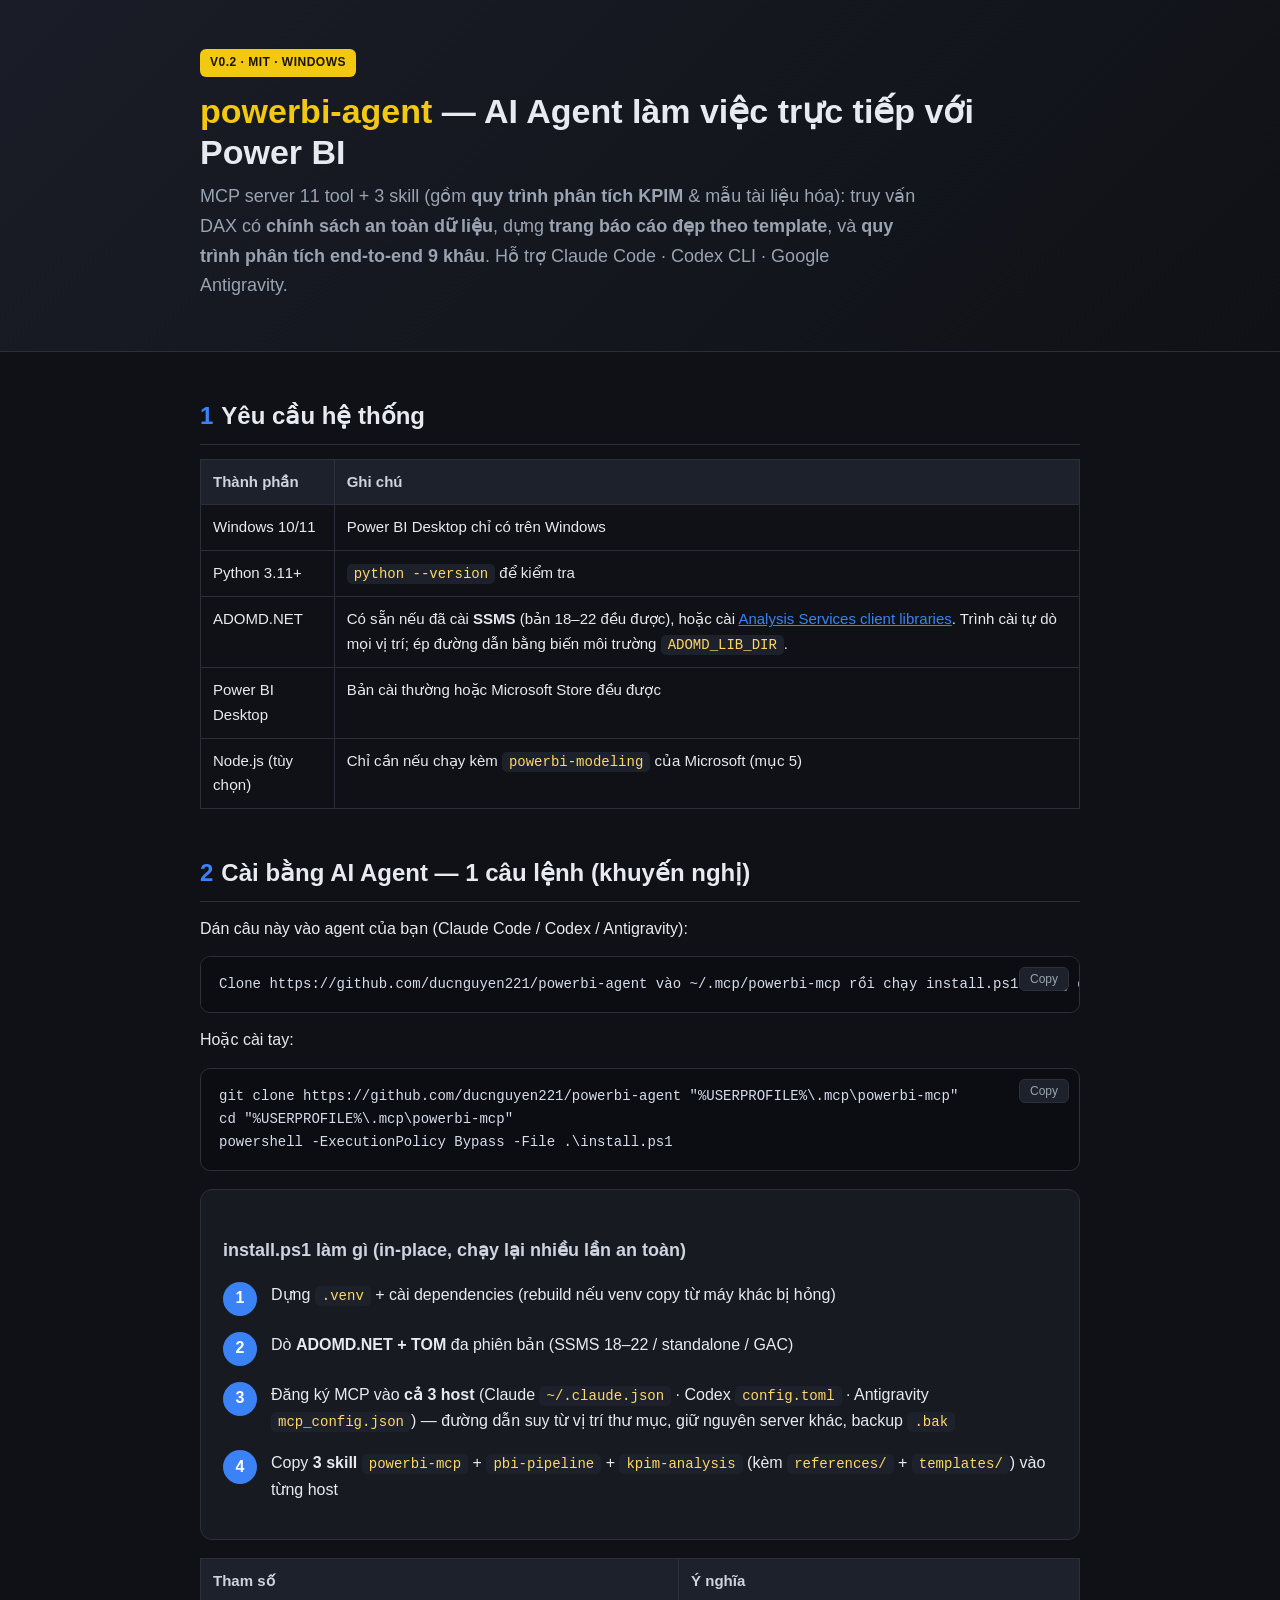
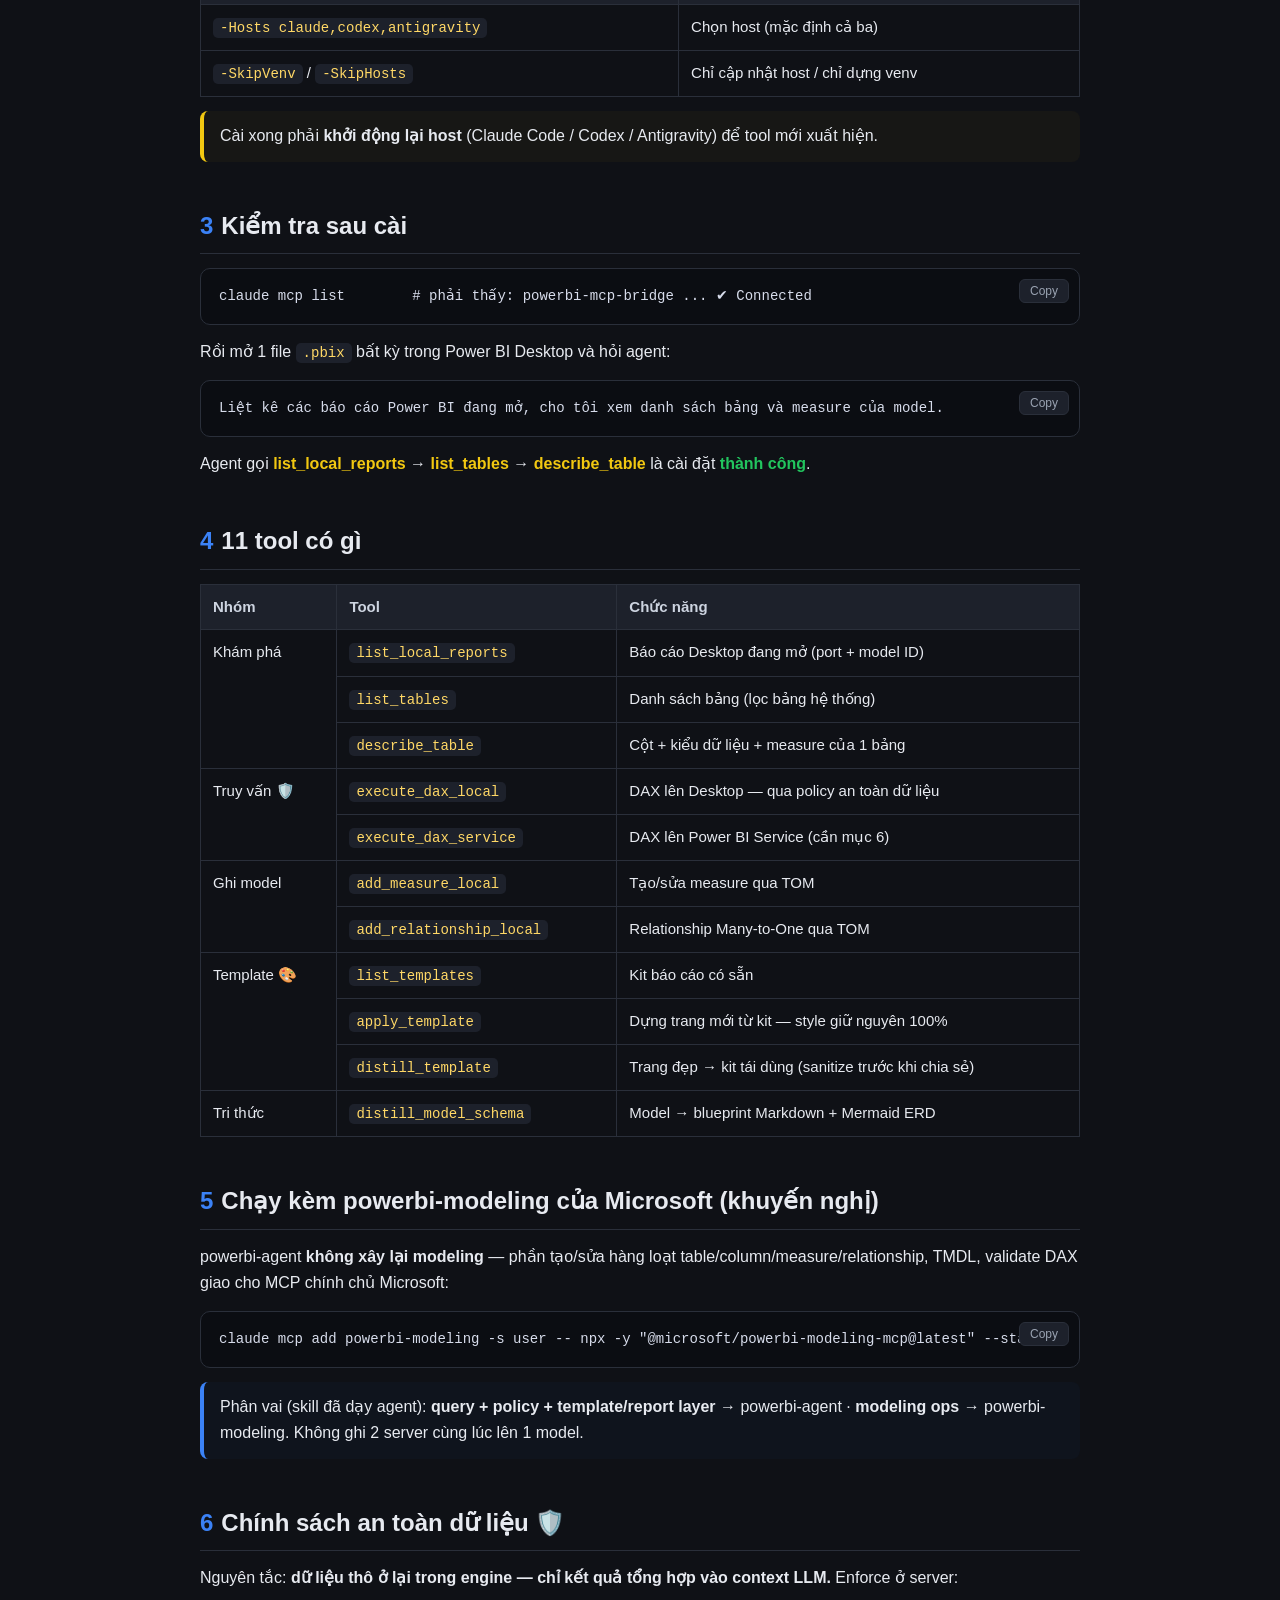
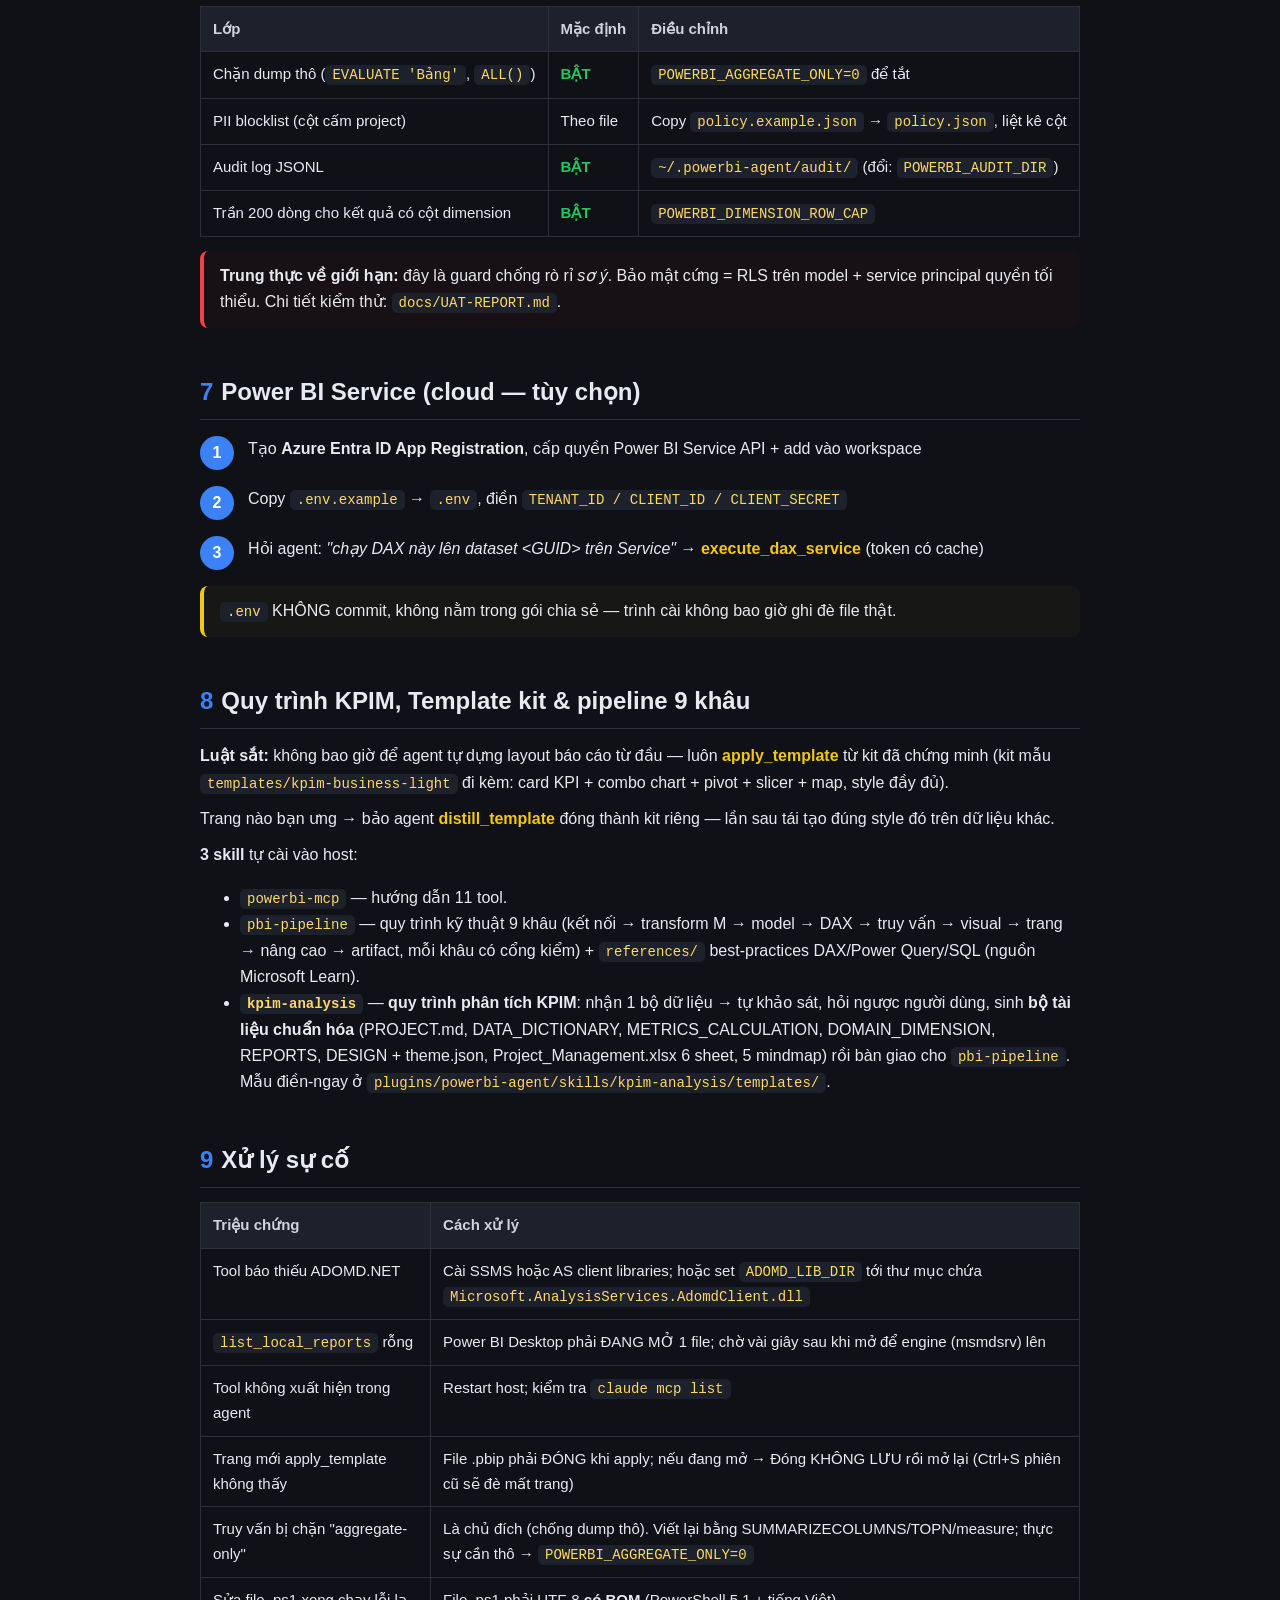
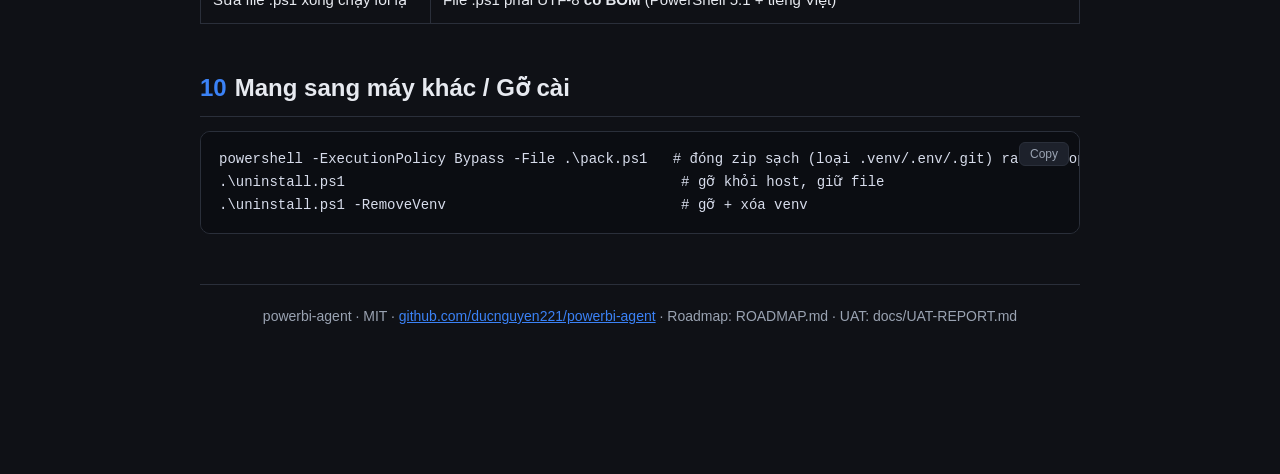
<file: INSTALL.html>
<!DOCTYPE html>
<html lang="vi">
<head>
<meta charset="UTF-8">
<meta name="viewport" content="width=device-width, initial-scale=1.0">
<title>powerbi-agent — Hướng dẫn cài đặt</title>
<style>
  :root{
    --bg:#0f1116; --card:#171a21; --card2:#1d212b; --ink:#e7eaf0; --muted:#9aa3b2;
    --accent:#f2c811; --accent2:#3b82f6; --green:#22c55e; --red:#ef4444; --line:#2a2f3a;
    --code:#0b0d12;
  }
  *{box-sizing:border-box}
  body{margin:0;font-family:"Segoe UI",Roboto,Helvetica,Arial,sans-serif;background:var(--bg);
       color:var(--ink);line-height:1.65;font-size:16px}
  .wrap{max-width:920px;margin:0 auto;padding:0 20px 80px}
  header{background:linear-gradient(135deg,#1a1d27,#0f1116);border-bottom:1px solid var(--line);
         padding:48px 20px 40px;margin-bottom:32px}
  header .wrap{padding-bottom:0}
  .badge{display:inline-block;background:var(--accent);color:#1a1300;font-weight:700;
         font-size:12px;letter-spacing:.5px;padding:4px 10px;border-radius:6px;text-transform:uppercase}
  h1{font-size:34px;margin:14px 0 8px;line-height:1.2}
  h1 .pbi{color:var(--accent)}
  .sub{color:var(--muted);font-size:18px;max-width:720px}
  h2{font-size:24px;margin:44px 0 14px;padding-bottom:8px;border-bottom:1px solid var(--line)}
  h2 .n{color:var(--accent2);font-weight:800;margin-right:8px}
  h3{font-size:18px;margin:26px 0 8px;color:#cdd4e0}
  p{margin:10px 0}
  a{color:var(--accent2)}
  code{background:var(--card2);padding:2px 7px;border-radius:5px;font-family:Consolas,Menlo,monospace;
       font-size:14px;color:#ffd866}
  pre{background:var(--code);border:1px solid var(--line);border-radius:10px;padding:16px 18px;
      overflow:auto;position:relative;margin:14px 0}
  pre code{background:none;padding:0;color:#d7dceb;font-size:14px;display:block;white-space:pre}
  .copy{position:absolute;top:10px;right:10px;background:var(--card2);border:1px solid var(--line);
        color:var(--muted);font-size:12px;padding:4px 10px;border-radius:6px;cursor:pointer}
  .copy:hover{color:var(--ink);border-color:var(--accent2)}
  .card{background:var(--card);border:1px solid var(--line);border-radius:12px;padding:20px 22px;margin:18px 0}
  .grid{display:grid;grid-template-columns:repeat(3,1fr);gap:14px;margin:18px 0}
  .grid .card{margin:0}
  .pill{display:inline-block;font-size:12px;padding:2px 9px;border-radius:20px;border:1px solid var(--line);
        color:var(--muted);margin-right:6px}
  .tool{font-weight:700;color:var(--accent)}
  table{width:100%;border-collapse:collapse;margin:14px 0;font-size:15px}
  th,td{border:1px solid var(--line);padding:10px 12px;text-align:left;vertical-align:top}
  th{background:var(--card2);color:#cdd4e0}
  .note{border-left:4px solid var(--accent2);background:#10203a33;padding:12px 16px;border-radius:8px;margin:14px 0}
  .warn{border-left:4px solid var(--accent);background:#3a300f33;padding:12px 16px;border-radius:8px;margin:14px 0}
  .danger{border-left:4px solid var(--red);background:#3a101033;padding:12px 16px;border-radius:8px;margin:14px 0}
  .ok{color:var(--green);font-weight:700}
  .step{display:flex;gap:14px;align-items:flex-start;margin:16px 0}
  .step .num{flex:none;width:34px;height:34px;border-radius:50%;background:var(--accent2);color:#fff;
             font-weight:800;display:flex;align-items:center;justify-content:center}
  .step .body{flex:1}
  footer{color:var(--muted);font-size:14px;text-align:center;margin-top:50px;padding-top:20px;border-top:1px solid var(--line)}
  kbd{background:#000;border:1px solid var(--line);border-bottom-width:2px;border-radius:5px;padding:1px 7px;font-size:13px}
  @media(max-width:680px){.grid{grid-template-columns:1fr}h1{font-size:27px}}
</style>
</head>
<body>

<header>
  <div class="wrap">
    <span class="badge">v0.2 · MIT · Windows</span>
    <h1><span class="pbi">powerbi-agent</span> — AI Agent làm việc trực tiếp với Power BI</h1>
    <p class="sub">MCP server 11 tool + 3 skill (gồm <b>quy trình phân tích KPIM</b> &amp; mẫu tài liệu hóa): truy vấn DAX có <b>chính sách an toàn dữ liệu</b>,
    dựng <b>trang báo cáo đẹp theo template</b>, và <b>quy trình phân tích end-to-end 9 khâu</b>.
    Hỗ trợ Claude Code · Codex CLI · Google Antigravity.</p>
  </div>
</header>

<div class="wrap">

<h2><span class="n">1</span>Yêu cầu hệ thống</h2>
<table>
  <tr><th>Thành phần</th><th>Ghi chú</th></tr>
  <tr><td>Windows 10/11</td><td>Power BI Desktop chỉ có trên Windows</td></tr>
  <tr><td>Python 3.11+</td><td><code>python --version</code> để kiểm tra</td></tr>
  <tr><td>ADOMD.NET</td><td>Có sẵn nếu đã cài <b>SSMS</b> (bản 18–22 đều được), hoặc cài
      <a href="https://learn.microsoft.com/en-us/analysis-services/client-libraries">Analysis Services client libraries</a>.
      Trình cài tự dò mọi vị trí; ép đường dẫn bằng biến môi trường <code>ADOMD_LIB_DIR</code>.</td></tr>
  <tr><td>Power BI Desktop</td><td>Bản cài thường hoặc Microsoft Store đều được</td></tr>
  <tr><td>Node.js (tùy chọn)</td><td>Chỉ cần nếu chạy kèm <code>powerbi-modeling</code> của Microsoft (mục 5)</td></tr>
</table>

<h2><span class="n">2</span>Cài bằng AI Agent — 1 câu lệnh (khuyến nghị)</h2>
<p>Dán câu này vào agent của bạn (Claude Code / Codex / Antigravity):</p>
<pre><code>Clone https://github.com/ducnguyen221/powerbi-agent vào ~/.mcp/powerbi-mcp rồi chạy install.ps1 trong đó (đọc script trước khi chạy), sau đó restart MCP host.</code></pre>
<p>Hoặc cài tay:</p>
<pre><code>git clone https://github.com/ducnguyen221/powerbi-agent "%USERPROFILE%\.mcp\powerbi-mcp"
cd "%USERPROFILE%\.mcp\powerbi-mcp"
powershell -ExecutionPolicy Bypass -File .\install.ps1</code></pre>

<div class="card">
  <h3>install.ps1 làm gì (in-place, chạy lại nhiều lần an toàn)</h3>
  <div class="step"><div class="num">1</div><div class="body">Dựng <code>.venv</code> + cài dependencies (rebuild nếu venv copy từ máy khác bị hỏng)</div></div>
  <div class="step"><div class="num">2</div><div class="body">Dò <b>ADOMD.NET + TOM</b> đa phiên bản (SSMS 18–22 / standalone / GAC)</div></div>
  <div class="step"><div class="num">3</div><div class="body">Đăng ký MCP vào <b>cả 3 host</b> (Claude <code>~/.claude.json</code> · Codex <code>config.toml</code> · Antigravity <code>mcp_config.json</code>) — đường dẫn suy từ vị trí thư mục, giữ nguyên server khác, backup <code>.bak</code></div></div>
  <div class="step"><div class="num">4</div><div class="body">Copy <b>3 skill</b> <code>powerbi-mcp</code> + <code>pbi-pipeline</code> + <code>kpim-analysis</code> (kèm <code>references/</code> + <code>templates/</code>) vào từng host</div></div>
</div>
<table>
  <tr><th>Tham số</th><th>Ý nghĩa</th></tr>
  <tr><td><code>-Hosts claude,codex,antigravity</code></td><td>Chọn host (mặc định cả ba)</td></tr>
  <tr><td><code>-SkipVenv</code> / <code>-SkipHosts</code></td><td>Chỉ cập nhật host / chỉ dựng venv</td></tr>
</table>
<div class="warn">Cài xong phải <b>khởi động lại host</b> (Claude Code / Codex / Antigravity) để tool mới xuất hiện.</div>

<h2><span class="n">3</span>Kiểm tra sau cài</h2>
<pre><code>claude mcp list        # phải thấy: powerbi-mcp-bridge ... ✔ Connected</code></pre>
<p>Rồi mở 1 file <code>.pbix</code> bất kỳ trong Power BI Desktop và hỏi agent:</p>
<pre><code>Liệt kê các báo cáo Power BI đang mở, cho tôi xem danh sách bảng và measure của model.</code></pre>
<p>Agent gọi <span class="tool">list_local_reports</span> → <span class="tool">list_tables</span> →
<span class="tool">describe_table</span> là cài đặt <span class="ok">thành công</span>.</p>

<h2><span class="n">4</span>11 tool có gì</h2>
<table>
  <tr><th>Nhóm</th><th>Tool</th><th>Chức năng</th></tr>
  <tr><td rowspan="3">Khám phá</td><td><code>list_local_reports</code></td><td>Báo cáo Desktop đang mở (port + model ID)</td></tr>
  <tr><td><code>list_tables</code></td><td>Danh sách bảng (lọc bảng hệ thống)</td></tr>
  <tr><td><code>describe_table</code></td><td>Cột + kiểu dữ liệu + measure của 1 bảng</td></tr>
  <tr><td rowspan="2">Truy vấn 🛡️</td><td><code>execute_dax_local</code></td><td>DAX lên Desktop — qua policy an toàn dữ liệu</td></tr>
  <tr><td><code>execute_dax_service</code></td><td>DAX lên Power BI Service (cần mục 6)</td></tr>
  <tr><td rowspan="2">Ghi model</td><td><code>add_measure_local</code></td><td>Tạo/sửa measure qua TOM</td></tr>
  <tr><td><code>add_relationship_local</code></td><td>Relationship Many-to-One qua TOM</td></tr>
  <tr><td rowspan="3">Template 🎨</td><td><code>list_templates</code></td><td>Kit báo cáo có sẵn</td></tr>
  <tr><td><code>apply_template</code></td><td>Dựng trang mới từ kit — style giữ nguyên 100%</td></tr>
  <tr><td><code>distill_template</code></td><td>Trang đẹp → kit tái dùng (sanitize trước khi chia sẻ)</td></tr>
  <tr><td>Tri thức</td><td><code>distill_model_schema</code></td><td>Model → blueprint Markdown + Mermaid ERD</td></tr>
</table>

<h2><span class="n">5</span>Chạy kèm powerbi-modeling của Microsoft (khuyến nghị)</h2>
<p>powerbi-agent <b>không xây lại modeling</b> — phần tạo/sửa hàng loạt table/column/measure/relationship,
TMDL, validate DAX giao cho MCP chính chủ Microsoft:</p>
<pre><code>claude mcp add powerbi-modeling -s user -- npx -y "@microsoft/powerbi-modeling-mcp@latest" --start</code></pre>
<div class="note">Phân vai (skill đã dạy agent): <b>query + policy + template/report layer</b> → powerbi-agent ·
<b>modeling ops</b> → powerbi-modeling. Không ghi 2 server cùng lúc lên 1 model.</div>

<h2><span class="n">6</span>Chính sách an toàn dữ liệu 🛡️</h2>
<p>Nguyên tắc: <b>dữ liệu thô ở lại trong engine — chỉ kết quả tổng hợp vào context LLM.</b> Enforce ở server:</p>
<table>
  <tr><th>Lớp</th><th>Mặc định</th><th>Điều chỉnh</th></tr>
  <tr><td>Chặn dump thô (<code>EVALUATE 'Bảng'</code>, <code>ALL()</code>)</td><td class="ok">BẬT</td><td><code>POWERBI_AGGREGATE_ONLY=0</code> để tắt</td></tr>
  <tr><td>PII blocklist (cột cấm project)</td><td>Theo file</td><td>Copy <code>policy.example.json</code> → <code>policy.json</code>, liệt kê cột</td></tr>
  <tr><td>Audit log JSONL</td><td class="ok">BẬT</td><td><code>~/.powerbi-agent/audit/</code> (đổi: <code>POWERBI_AUDIT_DIR</code>)</td></tr>
  <tr><td>Trần 200 dòng cho kết quả có cột dimension</td><td class="ok">BẬT</td><td><code>POWERBI_DIMENSION_ROW_CAP</code></td></tr>
</table>
<div class="danger"><b>Trung thực về giới hạn:</b> đây là guard chống rò rỉ <i>sơ ý</i>. Bảo mật cứng =
RLS trên model + service principal quyền tối thiểu. Chi tiết kiểm thử: <code>docs/UAT-REPORT.md</code>.</div>

<h2><span class="n">7</span>Power BI Service (cloud — tùy chọn)</h2>
<div class="step"><div class="num">1</div><div class="body">Tạo <b>Azure Entra ID App Registration</b>, cấp quyền Power BI Service API + add vào workspace</div></div>
<div class="step"><div class="num">2</div><div class="body">Copy <code>.env.example</code> → <code>.env</code>, điền <code>TENANT_ID / CLIENT_ID / CLIENT_SECRET</code></div></div>
<div class="step"><div class="num">3</div><div class="body">Hỏi agent: <i>"chạy DAX này lên dataset &lt;GUID&gt; trên Service"</i> → <span class="tool">execute_dax_service</span> (token có cache)</div></div>
<div class="warn"><code>.env</code> KHÔNG commit, không nằm trong gói chia sẻ — trình cài không bao giờ ghi đè file thật.</div>

<h2><span class="n">8</span>Quy trình KPIM, Template kit &amp; pipeline 9 khâu</h2>
<p><b>Luật sắt:</b> không bao giờ để agent tự dựng layout báo cáo từ đầu — luôn
<span class="tool">apply_template</span> từ kit đã chứng minh (kit mẫu <code>templates/kpim-business-light</code>
đi kèm: card KPI + combo chart + pivot + slicer + map, style đầy đủ).</p>
<p>Trang nào bạn ưng → bảo agent <span class="tool">distill_template</span> đóng thành kit riêng —
lần sau tái tạo đúng style đó trên dữ liệu khác.</p>
<p><b>3 skill</b> tự cài vào host:</p>
<ul>
  <li><code>powerbi-mcp</code> — hướng dẫn 11 tool.</li>
  <li><code>pbi-pipeline</code> — quy trình kỹ thuật 9 khâu (kết nối → transform M → model → DAX → truy vấn → visual → trang → nâng cao → artifact, mỗi khâu có cổng kiểm) + <code>references/</code> best-practices DAX/Power Query/SQL (nguồn Microsoft Learn).</li>
  <li><b><code>kpim-analysis</code></b> — <b>quy trình phân tích KPIM</b>: nhận 1 bộ dữ liệu → tự khảo sát, hỏi ngược người dùng, sinh <b>bộ tài liệu chuẩn hóa</b> (PROJECT.md, DATA_DICTIONARY, METRICS_CALCULATION, DOMAIN_DIMENSION, REPORTS, DESIGN + theme.json, Project_Management.xlsx 6 sheet, 5 mindmap) rồi bàn giao cho <code>pbi-pipeline</code>. Mẫu điền-ngay ở <code>plugins/powerbi-agent/skills/kpim-analysis/templates/</code>.</li>
</ul>

<h2><span class="n">9</span>Xử lý sự cố</h2>
<table>
  <tr><th>Triệu chứng</th><th>Cách xử lý</th></tr>
  <tr><td>Tool báo thiếu ADOMD.NET</td><td>Cài SSMS hoặc AS client libraries; hoặc set <code>ADOMD_LIB_DIR</code> tới thư mục chứa <code>Microsoft.AnalysisServices.AdomdClient.dll</code></td></tr>
  <tr><td><code>list_local_reports</code> rỗng</td><td>Power BI Desktop phải ĐANG MỞ 1 file; chờ vài giây sau khi mở để engine (msmdsrv) lên</td></tr>
  <tr><td>Tool không xuất hiện trong agent</td><td>Restart host; kiểm tra <code>claude mcp list</code></td></tr>
  <tr><td>Trang mới apply_template không thấy</td><td>File .pbip phải ĐÓNG khi apply; nếu đang mở → Đóng KHÔNG LƯU rồi mở lại (Ctrl+S phiên cũ sẽ đè mất trang)</td></tr>
  <tr><td>Truy vấn bị chặn "aggregate-only"</td><td>Là chủ đích (chống dump thô). Viết lại bằng SUMMARIZECOLUMNS/TOPN/measure; thực sự cần thô → <code>POWERBI_AGGREGATE_ONLY=0</code></td></tr>
  <tr><td>Sửa file .ps1 xong chạy lỗi lạ</td><td>File .ps1 phải UTF-8 <b>có BOM</b> (PowerShell 5.1 + tiếng Việt)</td></tr>
</table>

<h2><span class="n">10</span>Mang sang máy khác / Gỡ cài</h2>
<pre><code>powershell -ExecutionPolicy Bypass -File .\pack.ps1   # đóng zip sạch (loại .venv/.env/.git) ra Desktop
.\uninstall.ps1                                        # gỡ khỏi host, giữ file
.\uninstall.ps1 -RemoveVenv                            # gỡ + xóa venv</code></pre>

<footer>
  powerbi-agent · MIT · <a href="https://github.com/ducnguyen221/powerbi-agent">github.com/ducnguyen221/powerbi-agent</a>
  · Roadmap: ROADMAP.md · UAT: docs/UAT-REPORT.md
</footer>

</div>

<script>
document.querySelectorAll('pre').forEach(function(pre){
  var btn = document.createElement('button');
  btn.className = 'copy'; btn.textContent = 'Copy';
  btn.onclick = function(){
    navigator.clipboard.writeText(pre.querySelector('code').innerText);
    btn.textContent = 'Đã copy!'; setTimeout(function(){ btn.textContent = 'Copy'; }, 1500);
  };
  pre.appendChild(btn);
});
</script>
</body>
</html>
</file>
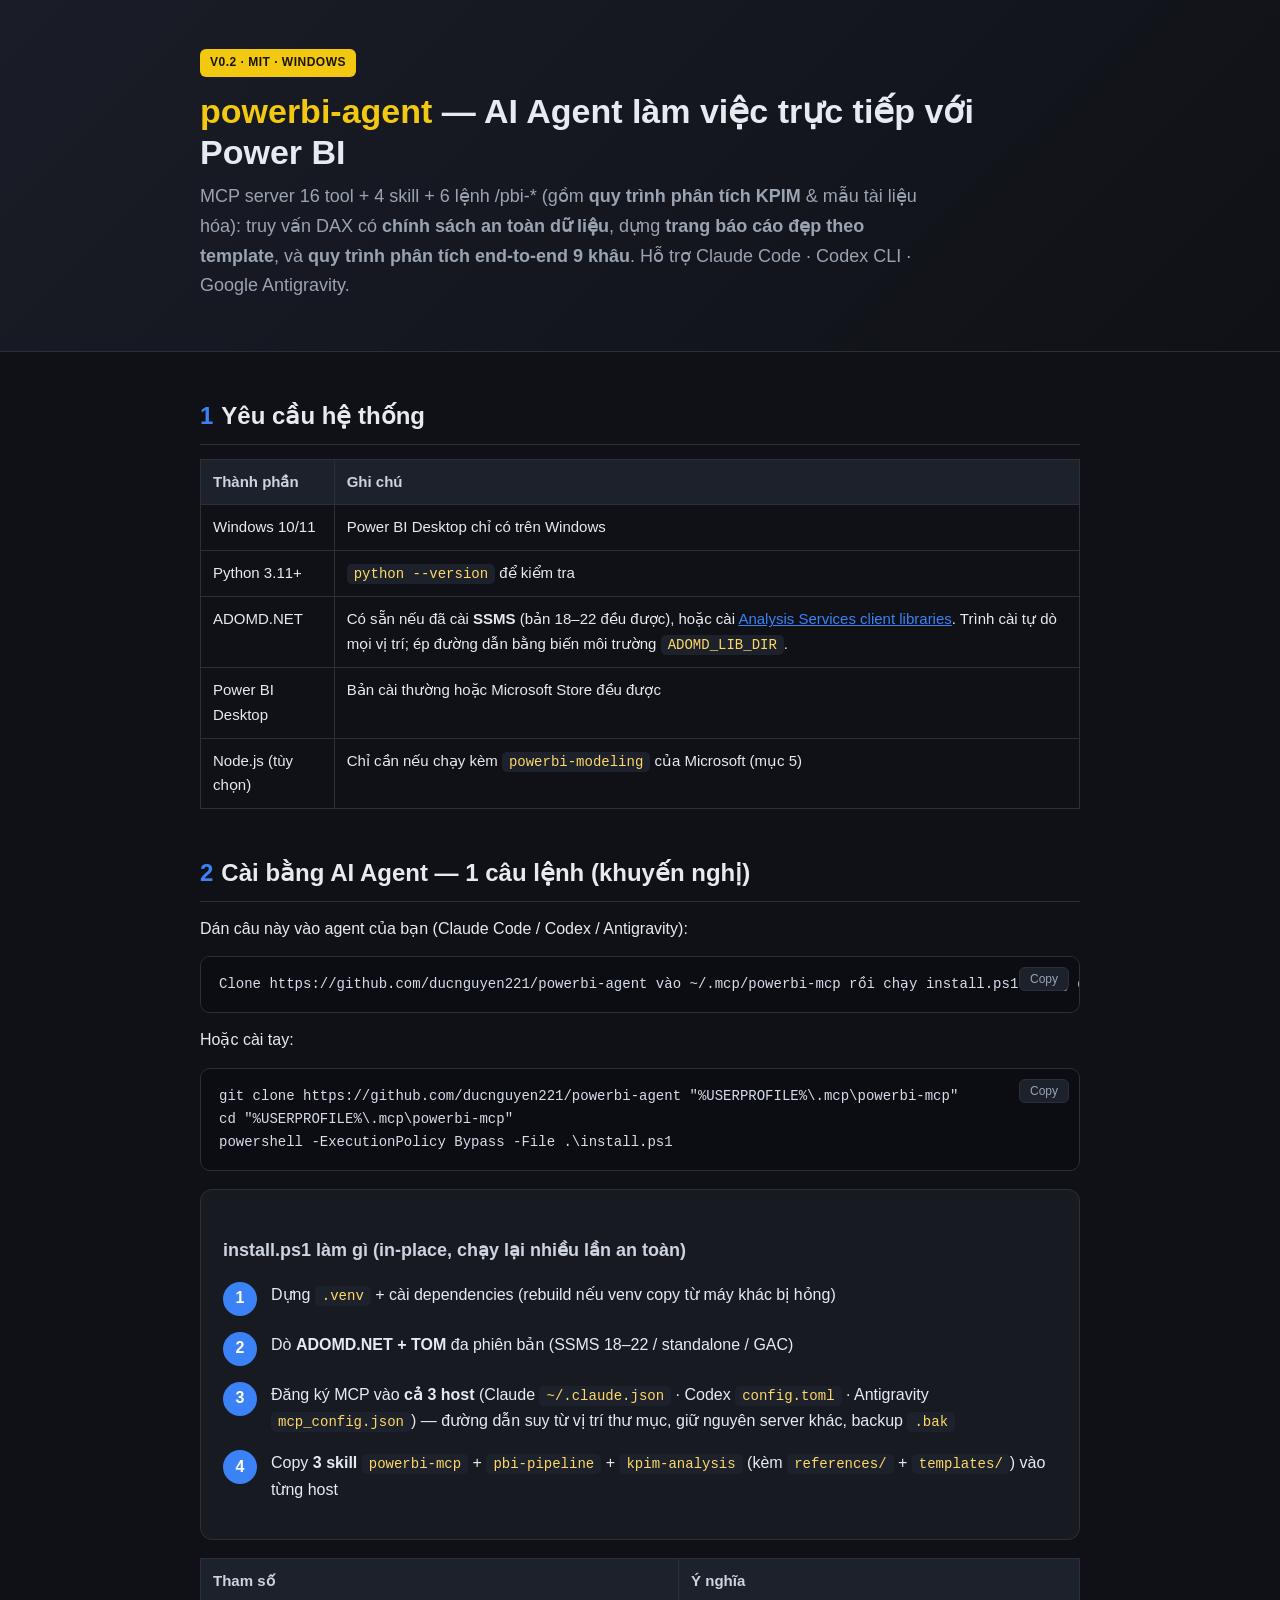
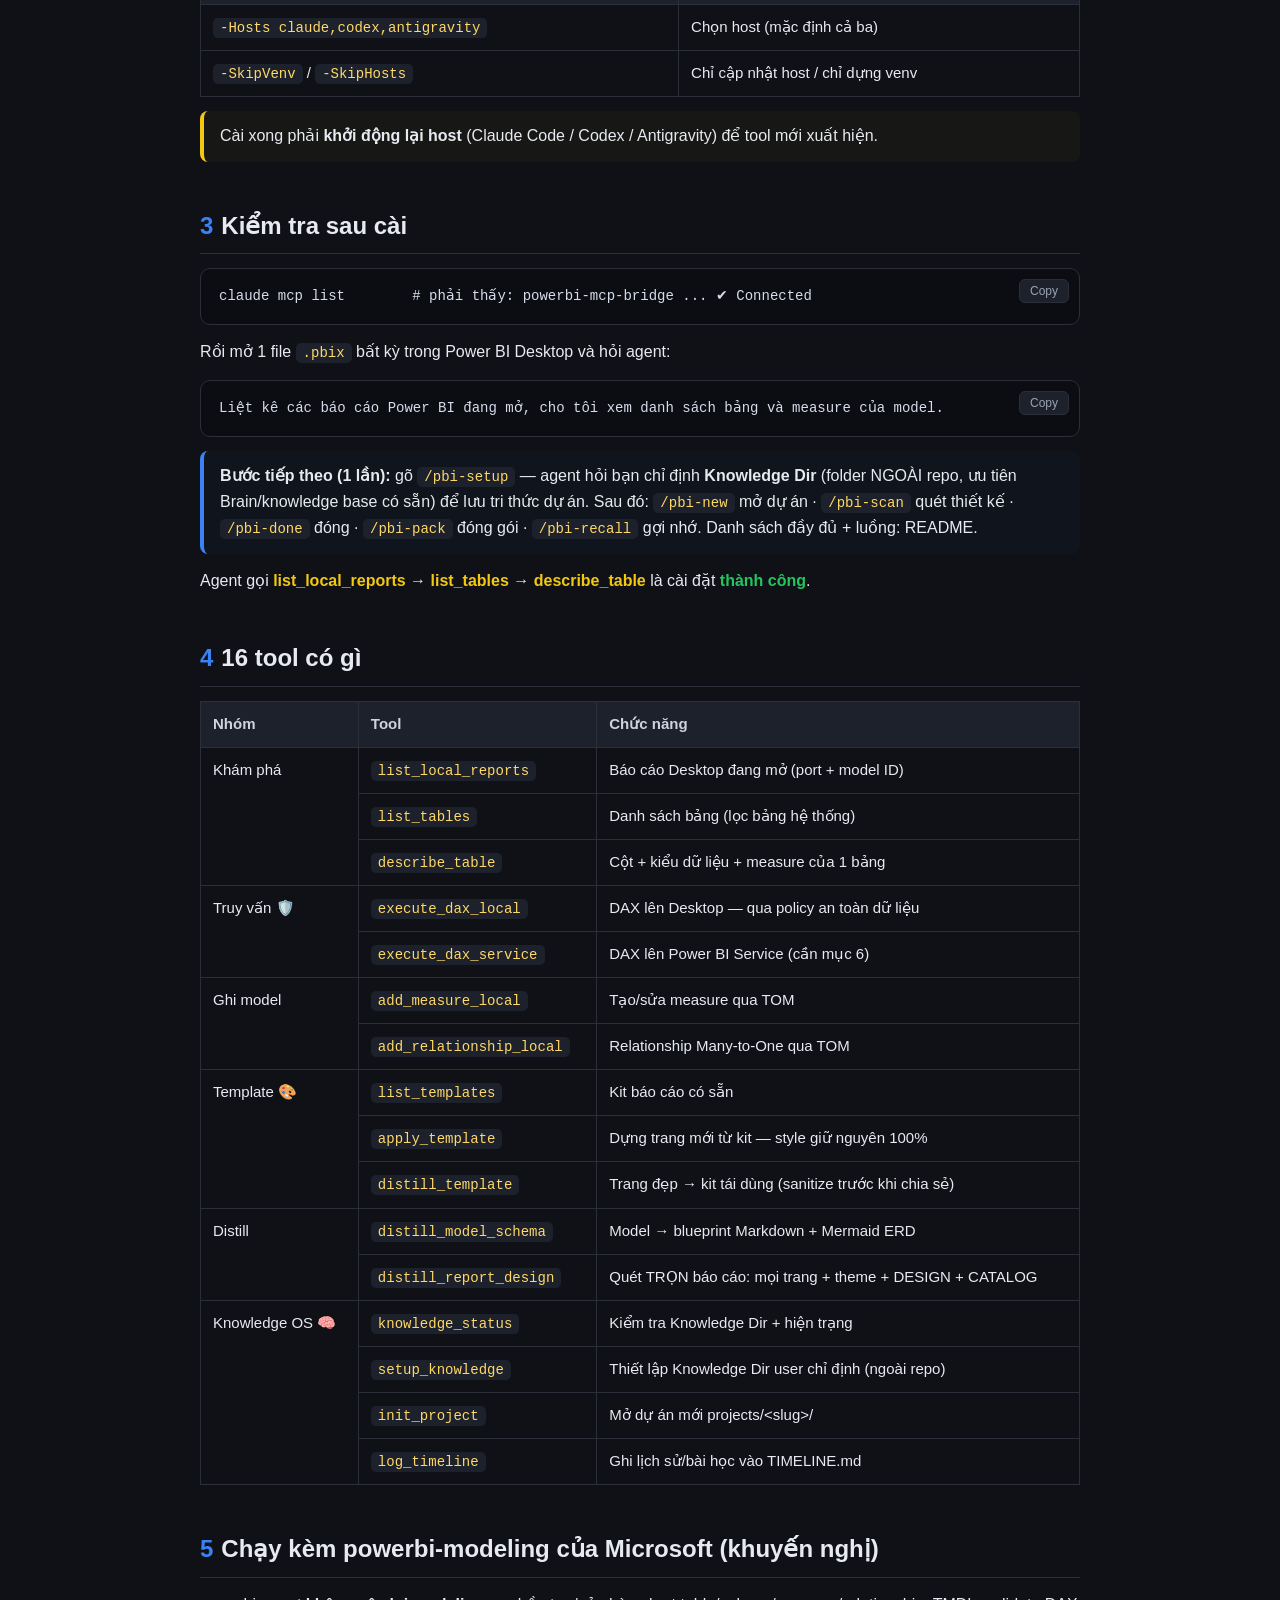
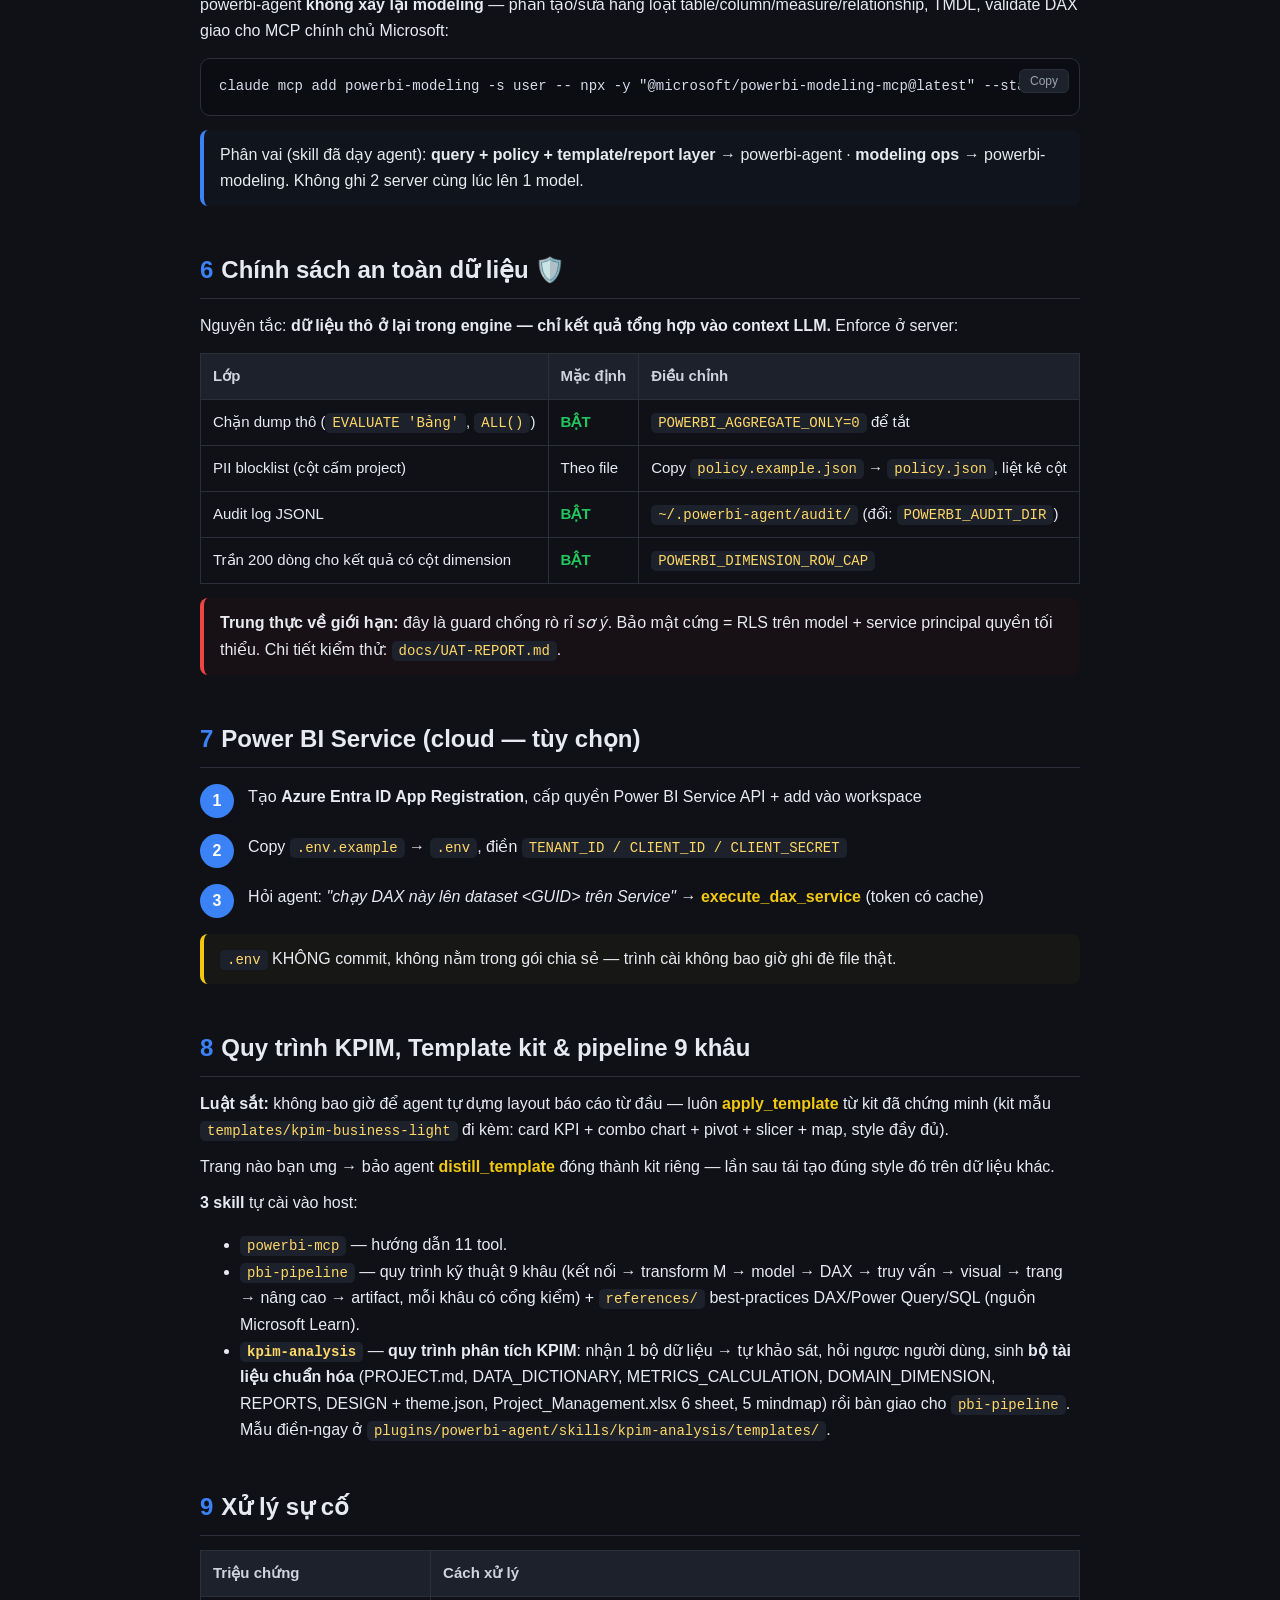
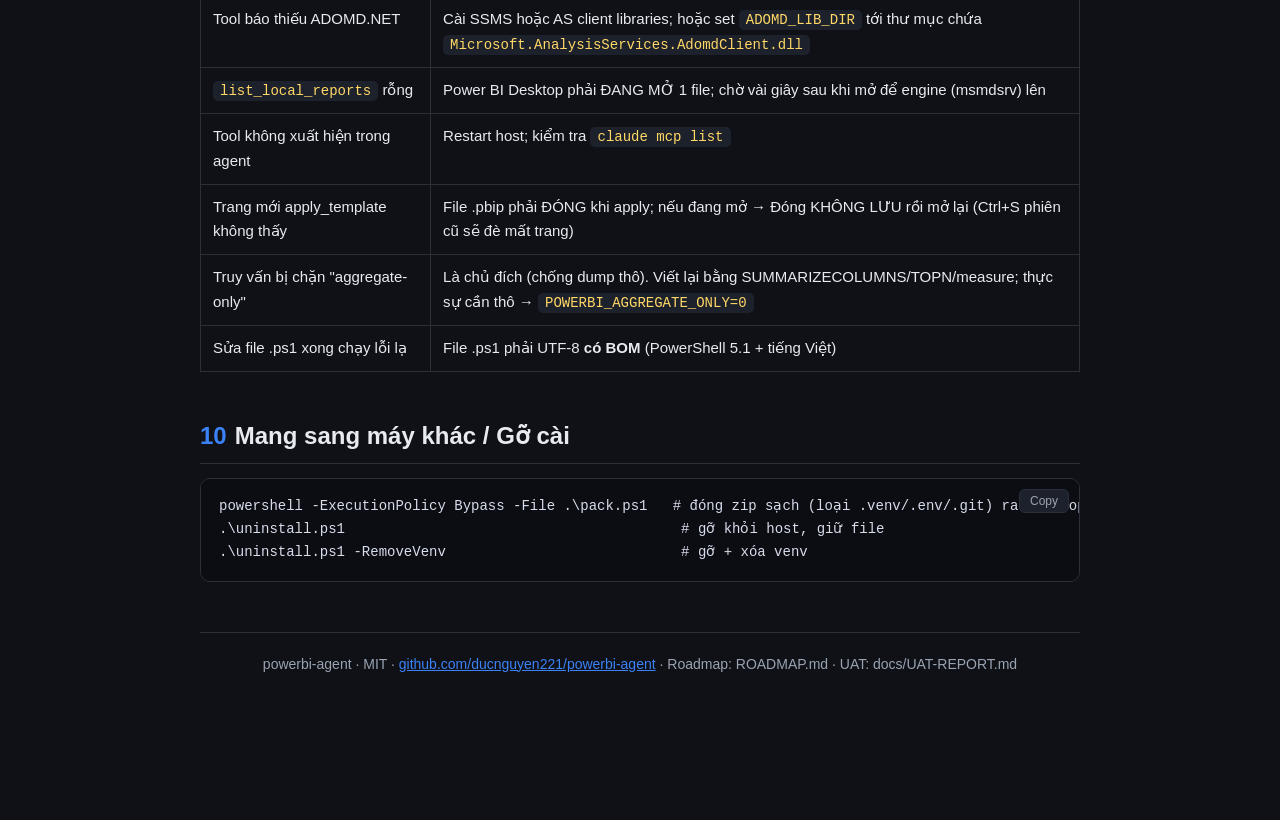
<file: docs/INSTALL.html>
<!DOCTYPE html>
<html lang="vi">
<head>
<meta charset="UTF-8">
<meta name="viewport" content="width=device-width, initial-scale=1.0">
<title>powerbi-agent — Hướng dẫn cài đặt</title>
<style>
  :root{
    --bg:#0f1116; --card:#171a21; --card2:#1d212b; --ink:#e7eaf0; --muted:#9aa3b2;
    --accent:#f2c811; --accent2:#3b82f6; --green:#22c55e; --red:#ef4444; --line:#2a2f3a;
    --code:#0b0d12;
  }
  *{box-sizing:border-box}
  body{margin:0;font-family:"Segoe UI",Roboto,Helvetica,Arial,sans-serif;background:var(--bg);
       color:var(--ink);line-height:1.65;font-size:16px}
  .wrap{max-width:920px;margin:0 auto;padding:0 20px 80px}
  header{background:linear-gradient(135deg,#1a1d27,#0f1116);border-bottom:1px solid var(--line);
         padding:48px 20px 40px;margin-bottom:32px}
  header .wrap{padding-bottom:0}
  .badge{display:inline-block;background:var(--accent);color:#1a1300;font-weight:700;
         font-size:12px;letter-spacing:.5px;padding:4px 10px;border-radius:6px;text-transform:uppercase}
  h1{font-size:34px;margin:14px 0 8px;line-height:1.2}
  h1 .pbi{color:var(--accent)}
  .sub{color:var(--muted);font-size:18px;max-width:720px}
  h2{font-size:24px;margin:44px 0 14px;padding-bottom:8px;border-bottom:1px solid var(--line)}
  h2 .n{color:var(--accent2);font-weight:800;margin-right:8px}
  h3{font-size:18px;margin:26px 0 8px;color:#cdd4e0}
  p{margin:10px 0}
  a{color:var(--accent2)}
  code{background:var(--card2);padding:2px 7px;border-radius:5px;font-family:Consolas,Menlo,monospace;
       font-size:14px;color:#ffd866}
  pre{background:var(--code);border:1px solid var(--line);border-radius:10px;padding:16px 18px;
      overflow:auto;position:relative;margin:14px 0}
  pre code{background:none;padding:0;color:#d7dceb;font-size:14px;display:block;white-space:pre}
  .copy{position:absolute;top:10px;right:10px;background:var(--card2);border:1px solid var(--line);
        color:var(--muted);font-size:12px;padding:4px 10px;border-radius:6px;cursor:pointer}
  .copy:hover{color:var(--ink);border-color:var(--accent2)}
  .card{background:var(--card);border:1px solid var(--line);border-radius:12px;padding:20px 22px;margin:18px 0}
  .grid{display:grid;grid-template-columns:repeat(3,1fr);gap:14px;margin:18px 0}
  .grid .card{margin:0}
  .pill{display:inline-block;font-size:12px;padding:2px 9px;border-radius:20px;border:1px solid var(--line);
        color:var(--muted);margin-right:6px}
  .tool{font-weight:700;color:var(--accent)}
  table{width:100%;border-collapse:collapse;margin:14px 0;font-size:15px}
  th,td{border:1px solid var(--line);padding:10px 12px;text-align:left;vertical-align:top}
  th{background:var(--card2);color:#cdd4e0}
  .note{border-left:4px solid var(--accent2);background:#10203a33;padding:12px 16px;border-radius:8px;margin:14px 0}
  .warn{border-left:4px solid var(--accent);background:#3a300f33;padding:12px 16px;border-radius:8px;margin:14px 0}
  .danger{border-left:4px solid var(--red);background:#3a101033;padding:12px 16px;border-radius:8px;margin:14px 0}
  .ok{color:var(--green);font-weight:700}
  .step{display:flex;gap:14px;align-items:flex-start;margin:16px 0}
  .step .num{flex:none;width:34px;height:34px;border-radius:50%;background:var(--accent2);color:#fff;
             font-weight:800;display:flex;align-items:center;justify-content:center}
  .step .body{flex:1}
  footer{color:var(--muted);font-size:14px;text-align:center;margin-top:50px;padding-top:20px;border-top:1px solid var(--line)}
  kbd{background:#000;border:1px solid var(--line);border-bottom-width:2px;border-radius:5px;padding:1px 7px;font-size:13px}
  @media(max-width:680px){.grid{grid-template-columns:1fr}h1{font-size:27px}}
</style>
</head>
<body>

<header>
  <div class="wrap">
    <span class="badge">v0.2 · MIT · Windows</span>
    <h1><span class="pbi">powerbi-agent</span> — AI Agent làm việc trực tiếp với Power BI</h1>
    <p class="sub">MCP server 16 tool + 4 skill + 6 lệnh /pbi-* (gồm <b>quy trình phân tích KPIM</b> &amp; mẫu tài liệu hóa): truy vấn DAX có <b>chính sách an toàn dữ liệu</b>,
    dựng <b>trang báo cáo đẹp theo template</b>, và <b>quy trình phân tích end-to-end 9 khâu</b>.
    Hỗ trợ Claude Code · Codex CLI · Google Antigravity.</p>
  </div>
</header>

<div class="wrap">

<h2><span class="n">1</span>Yêu cầu hệ thống</h2>
<table>
  <tr><th>Thành phần</th><th>Ghi chú</th></tr>
  <tr><td>Windows 10/11</td><td>Power BI Desktop chỉ có trên Windows</td></tr>
  <tr><td>Python 3.11+</td><td><code>python --version</code> để kiểm tra</td></tr>
  <tr><td>ADOMD.NET</td><td>Có sẵn nếu đã cài <b>SSMS</b> (bản 18–22 đều được), hoặc cài
      <a href="https://learn.microsoft.com/en-us/analysis-services/client-libraries">Analysis Services client libraries</a>.
      Trình cài tự dò mọi vị trí; ép đường dẫn bằng biến môi trường <code>ADOMD_LIB_DIR</code>.</td></tr>
  <tr><td>Power BI Desktop</td><td>Bản cài thường hoặc Microsoft Store đều được</td></tr>
  <tr><td>Node.js (tùy chọn)</td><td>Chỉ cần nếu chạy kèm <code>powerbi-modeling</code> của Microsoft (mục 5)</td></tr>
</table>

<h2><span class="n">2</span>Cài bằng AI Agent — 1 câu lệnh (khuyến nghị)</h2>
<p>Dán câu này vào agent của bạn (Claude Code / Codex / Antigravity):</p>
<pre><code>Clone https://github.com/ducnguyen221/powerbi-agent vào ~/.mcp/powerbi-mcp rồi chạy install.ps1 trong đó (đọc script trước khi chạy), sau đó restart MCP host.</code></pre>
<p>Hoặc cài tay:</p>
<pre><code>git clone https://github.com/ducnguyen221/powerbi-agent "%USERPROFILE%\.mcp\powerbi-mcp"
cd "%USERPROFILE%\.mcp\powerbi-mcp"
powershell -ExecutionPolicy Bypass -File .\install.ps1</code></pre>

<div class="card">
  <h3>install.ps1 làm gì (in-place, chạy lại nhiều lần an toàn)</h3>
  <div class="step"><div class="num">1</div><div class="body">Dựng <code>.venv</code> + cài dependencies (rebuild nếu venv copy từ máy khác bị hỏng)</div></div>
  <div class="step"><div class="num">2</div><div class="body">Dò <b>ADOMD.NET + TOM</b> đa phiên bản (SSMS 18–22 / standalone / GAC)</div></div>
  <div class="step"><div class="num">3</div><div class="body">Đăng ký MCP vào <b>cả 3 host</b> (Claude <code>~/.claude.json</code> · Codex <code>config.toml</code> · Antigravity <code>mcp_config.json</code>) — đường dẫn suy từ vị trí thư mục, giữ nguyên server khác, backup <code>.bak</code></div></div>
  <div class="step"><div class="num">4</div><div class="body">Copy <b>3 skill</b> <code>powerbi-mcp</code> + <code>pbi-pipeline</code> + <code>kpim-analysis</code> (kèm <code>references/</code> + <code>templates/</code>) vào từng host</div></div>
</div>
<table>
  <tr><th>Tham số</th><th>Ý nghĩa</th></tr>
  <tr><td><code>-Hosts claude,codex,antigravity</code></td><td>Chọn host (mặc định cả ba)</td></tr>
  <tr><td><code>-SkipVenv</code> / <code>-SkipHosts</code></td><td>Chỉ cập nhật host / chỉ dựng venv</td></tr>
</table>
<div class="warn">Cài xong phải <b>khởi động lại host</b> (Claude Code / Codex / Antigravity) để tool mới xuất hiện.</div>

<h2><span class="n">3</span>Kiểm tra sau cài</h2>
<pre><code>claude mcp list        # phải thấy: powerbi-mcp-bridge ... ✔ Connected</code></pre>
<p>Rồi mở 1 file <code>.pbix</code> bất kỳ trong Power BI Desktop và hỏi agent:</p>
<pre><code>Liệt kê các báo cáo Power BI đang mở, cho tôi xem danh sách bảng và measure của model.</code></pre>
<div class="note"><b>Bước tiếp theo (1 lần):</b> gõ <code>/pbi-setup</code> — agent hỏi bạn chỉ định <b>Knowledge Dir</b> (folder NGOÀI repo, ưu tiên Brain/knowledge base có sẵn) để lưu tri thức dự án. Sau đó: <code>/pbi-new</code> mở dự án · <code>/pbi-scan</code> quét thiết kế · <code>/pbi-done</code> đóng · <code>/pbi-pack</code> đóng gói · <code>/pbi-recall</code> gợi nhớ. Danh sách đầy đủ + luồng: README.</div>
<p>Agent gọi <span class="tool">list_local_reports</span> → <span class="tool">list_tables</span> →
<span class="tool">describe_table</span> là cài đặt <span class="ok">thành công</span>.</p>

<h2><span class="n">4</span>16 tool có gì</h2>
<table>
  <tr><th>Nhóm</th><th>Tool</th><th>Chức năng</th></tr>
  <tr><td rowspan="3">Khám phá</td><td><code>list_local_reports</code></td><td>Báo cáo Desktop đang mở (port + model ID)</td></tr>
  <tr><td><code>list_tables</code></td><td>Danh sách bảng (lọc bảng hệ thống)</td></tr>
  <tr><td><code>describe_table</code></td><td>Cột + kiểu dữ liệu + measure của 1 bảng</td></tr>
  <tr><td rowspan="2">Truy vấn 🛡️</td><td><code>execute_dax_local</code></td><td>DAX lên Desktop — qua policy an toàn dữ liệu</td></tr>
  <tr><td><code>execute_dax_service</code></td><td>DAX lên Power BI Service (cần mục 6)</td></tr>
  <tr><td rowspan="2">Ghi model</td><td><code>add_measure_local</code></td><td>Tạo/sửa measure qua TOM</td></tr>
  <tr><td><code>add_relationship_local</code></td><td>Relationship Many-to-One qua TOM</td></tr>
  <tr><td rowspan="3">Template 🎨</td><td><code>list_templates</code></td><td>Kit báo cáo có sẵn</td></tr>
  <tr><td><code>apply_template</code></td><td>Dựng trang mới từ kit — style giữ nguyên 100%</td></tr>
  <tr><td><code>distill_template</code></td><td>Trang đẹp → kit tái dùng (sanitize trước khi chia sẻ)</td></tr>
  <tr><td rowspan="2">Distill</td><td><code>distill_model_schema</code></td><td>Model → blueprint Markdown + Mermaid ERD</td></tr>
  <tr><td><code>distill_report_design</code></td><td>Quét TRỌN báo cáo: mọi trang + theme + DESIGN + CATALOG</td></tr>
  <tr><td rowspan="4">Knowledge OS 🧠</td><td><code>knowledge_status</code></td><td>Kiểm tra Knowledge Dir + hiện trạng</td></tr>
  <tr><td><code>setup_knowledge</code></td><td>Thiết lập Knowledge Dir user chỉ định (ngoài repo)</td></tr>
  <tr><td><code>init_project</code></td><td>Mở dự án mới projects/&lt;slug&gt;/</td></tr>
  <tr><td><code>log_timeline</code></td><td>Ghi lịch sử/bài học vào TIMELINE.md</td></tr>
</table>

<h2><span class="n">5</span>Chạy kèm powerbi-modeling của Microsoft (khuyến nghị)</h2>
<p>powerbi-agent <b>không xây lại modeling</b> — phần tạo/sửa hàng loạt table/column/measure/relationship,
TMDL, validate DAX giao cho MCP chính chủ Microsoft:</p>
<pre><code>claude mcp add powerbi-modeling -s user -- npx -y "@microsoft/powerbi-modeling-mcp@latest" --start</code></pre>
<div class="note">Phân vai (skill đã dạy agent): <b>query + policy + template/report layer</b> → powerbi-agent ·
<b>modeling ops</b> → powerbi-modeling. Không ghi 2 server cùng lúc lên 1 model.</div>

<h2><span class="n">6</span>Chính sách an toàn dữ liệu 🛡️</h2>
<p>Nguyên tắc: <b>dữ liệu thô ở lại trong engine — chỉ kết quả tổng hợp vào context LLM.</b> Enforce ở server:</p>
<table>
  <tr><th>Lớp</th><th>Mặc định</th><th>Điều chỉnh</th></tr>
  <tr><td>Chặn dump thô (<code>EVALUATE 'Bảng'</code>, <code>ALL()</code>)</td><td class="ok">BẬT</td><td><code>POWERBI_AGGREGATE_ONLY=0</code> để tắt</td></tr>
  <tr><td>PII blocklist (cột cấm project)</td><td>Theo file</td><td>Copy <code>policy.example.json</code> → <code>policy.json</code>, liệt kê cột</td></tr>
  <tr><td>Audit log JSONL</td><td class="ok">BẬT</td><td><code>~/.powerbi-agent/audit/</code> (đổi: <code>POWERBI_AUDIT_DIR</code>)</td></tr>
  <tr><td>Trần 200 dòng cho kết quả có cột dimension</td><td class="ok">BẬT</td><td><code>POWERBI_DIMENSION_ROW_CAP</code></td></tr>
</table>
<div class="danger"><b>Trung thực về giới hạn:</b> đây là guard chống rò rỉ <i>sơ ý</i>. Bảo mật cứng =
RLS trên model + service principal quyền tối thiểu. Chi tiết kiểm thử: <code>docs/UAT-REPORT.md</code>.</div>

<h2><span class="n">7</span>Power BI Service (cloud — tùy chọn)</h2>
<div class="step"><div class="num">1</div><div class="body">Tạo <b>Azure Entra ID App Registration</b>, cấp quyền Power BI Service API + add vào workspace</div></div>
<div class="step"><div class="num">2</div><div class="body">Copy <code>.env.example</code> → <code>.env</code>, điền <code>TENANT_ID / CLIENT_ID / CLIENT_SECRET</code></div></div>
<div class="step"><div class="num">3</div><div class="body">Hỏi agent: <i>"chạy DAX này lên dataset &lt;GUID&gt; trên Service"</i> → <span class="tool">execute_dax_service</span> (token có cache)</div></div>
<div class="warn"><code>.env</code> KHÔNG commit, không nằm trong gói chia sẻ — trình cài không bao giờ ghi đè file thật.</div>

<h2><span class="n">8</span>Quy trình KPIM, Template kit &amp; pipeline 9 khâu</h2>
<p><b>Luật sắt:</b> không bao giờ để agent tự dựng layout báo cáo từ đầu — luôn
<span class="tool">apply_template</span> từ kit đã chứng minh (kit mẫu <code>templates/kpim-business-light</code>
đi kèm: card KPI + combo chart + pivot + slicer + map, style đầy đủ).</p>
<p>Trang nào bạn ưng → bảo agent <span class="tool">distill_template</span> đóng thành kit riêng —
lần sau tái tạo đúng style đó trên dữ liệu khác.</p>
<p><b>3 skill</b> tự cài vào host:</p>
<ul>
  <li><code>powerbi-mcp</code> — hướng dẫn 11 tool.</li>
  <li><code>pbi-pipeline</code> — quy trình kỹ thuật 9 khâu (kết nối → transform M → model → DAX → truy vấn → visual → trang → nâng cao → artifact, mỗi khâu có cổng kiểm) + <code>references/</code> best-practices DAX/Power Query/SQL (nguồn Microsoft Learn).</li>
  <li><b><code>kpim-analysis</code></b> — <b>quy trình phân tích KPIM</b>: nhận 1 bộ dữ liệu → tự khảo sát, hỏi ngược người dùng, sinh <b>bộ tài liệu chuẩn hóa</b> (PROJECT.md, DATA_DICTIONARY, METRICS_CALCULATION, DOMAIN_DIMENSION, REPORTS, DESIGN + theme.json, Project_Management.xlsx 6 sheet, 5 mindmap) rồi bàn giao cho <code>pbi-pipeline</code>. Mẫu điền-ngay ở <code>plugins/powerbi-agent/skills/kpim-analysis/templates/</code>.</li>
</ul>

<h2><span class="n">9</span>Xử lý sự cố</h2>
<table>
  <tr><th>Triệu chứng</th><th>Cách xử lý</th></tr>
  <tr><td>Tool báo thiếu ADOMD.NET</td><td>Cài SSMS hoặc AS client libraries; hoặc set <code>ADOMD_LIB_DIR</code> tới thư mục chứa <code>Microsoft.AnalysisServices.AdomdClient.dll</code></td></tr>
  <tr><td><code>list_local_reports</code> rỗng</td><td>Power BI Desktop phải ĐANG MỞ 1 file; chờ vài giây sau khi mở để engine (msmdsrv) lên</td></tr>
  <tr><td>Tool không xuất hiện trong agent</td><td>Restart host; kiểm tra <code>claude mcp list</code></td></tr>
  <tr><td>Trang mới apply_template không thấy</td><td>File .pbip phải ĐÓNG khi apply; nếu đang mở → Đóng KHÔNG LƯU rồi mở lại (Ctrl+S phiên cũ sẽ đè mất trang)</td></tr>
  <tr><td>Truy vấn bị chặn "aggregate-only"</td><td>Là chủ đích (chống dump thô). Viết lại bằng SUMMARIZECOLUMNS/TOPN/measure; thực sự cần thô → <code>POWERBI_AGGREGATE_ONLY=0</code></td></tr>
  <tr><td>Sửa file .ps1 xong chạy lỗi lạ</td><td>File .ps1 phải UTF-8 <b>có BOM</b> (PowerShell 5.1 + tiếng Việt)</td></tr>
</table>

<h2><span class="n">10</span>Mang sang máy khác / Gỡ cài</h2>
<pre><code>powershell -ExecutionPolicy Bypass -File .\pack.ps1   # đóng zip sạch (loại .venv/.env/.git) ra Desktop
.\uninstall.ps1                                        # gỡ khỏi host, giữ file
.\uninstall.ps1 -RemoveVenv                            # gỡ + xóa venv</code></pre>

<footer>
  powerbi-agent · MIT · <a href="https://github.com/ducnguyen221/powerbi-agent">github.com/ducnguyen221/powerbi-agent</a>
  · Roadmap: ROADMAP.md · UAT: docs/UAT-REPORT.md
</footer>

</div>

<script>
document.querySelectorAll('pre').forEach(function(pre){
  var btn = document.createElement('button');
  btn.className = 'copy'; btn.textContent = 'Copy';
  btn.onclick = function(){
    navigator.clipboard.writeText(pre.querySelector('code').innerText);
    btn.textContent = 'Đã copy!'; setTimeout(function(){ btn.textContent = 'Copy'; }, 1500);
  };
  pre.appendChild(btn);
});
</script>
</body>
</html>
</file>
<file: docs/assets/site.css>
/* powerbi-agent — shared design system (theo khuôn landing / ai-record family) */
:root{
  --bg:#ffffff; --bg-tint:#f7f9fc; --surface:#ffffff; --surface-2:#f4f6fa; --surface-3:#eef1f6;
  --border:#e4e8ef; --border-strong:#d3d9e3; --text:#14161b; --muted:#565d69; --faint:#868d99;
  --accent:#2f6df6; --accent-ink:#1b4fd0; --accent-weak:#e9f0fe; --accent-glow:rgba(47,109,246,.16);
  --gold:#e8a200; --gold-weak:#fdf3d7;
  --ok:#0f9d58; --ok-weak:#e4f5ec; --warn:#c9820a; --danger:#d64554; --danger-weak:#fdecee;
  --code-bg:#0f1116; --code-text:#e8ebf1; --code-border:#20242e;
  --radius:16px; --radius-sm:11px;
  --shadow-sm:0 1px 2px rgba(16,24,40,.05),0 1px 3px rgba(16,24,40,.04);
  --shadow-md:0 8px 24px -8px rgba(16,24,40,.12),0 2px 6px rgba(16,24,40,.05);
  --shadow-lg:0 30px 70px -24px rgba(20,40,90,.28);
  --mono:"JetBrains Mono",ui-monospace,"Cascadia Code",Consolas,monospace;
  --font:"Be Vietnam Pro",-apple-system,"Segoe UI",Roboto,"Noto Sans",sans-serif;
  --maxw:1160px;
}
@media (prefers-color-scheme:dark){
  :root{
    --bg:#0e0f13; --bg-tint:#111318; --surface:#16181d; --surface-2:#1b1e24; --surface-3:#22262e;
    --border:#282c34; --border-strong:#343a44; --text:#e9ebef; --muted:#a4abb6; --faint:#727984;
    --accent:#5b8cff; --accent-ink:#8fb0ff; --accent-weak:#182338; --accent-glow:rgba(91,140,255,.20);
    --gold:#f2c811; --gold-weak:#2b2410;
    --ok:#3ec38a; --ok-weak:#12271d; --warn:#e0a032; --danger:#ef6d79; --danger-weak:#2c161a;
    --code-bg:#0a0c10; --code-text:#e4e8f0; --code-border:#20242e;
    --shadow-sm:0 1px 2px rgba(0,0,0,.4);
    --shadow-md:0 10px 28px -10px rgba(0,0,0,.6);
    --shadow-lg:0 34px 80px -28px rgba(0,0,0,.75);
  }
}
*{box-sizing:border-box}
html{scroll-behavior:smooth;background:var(--bg)}
@media (prefers-reduced-motion:reduce){html{scroll-behavior:auto}}
#netbg{position:fixed;inset:0;width:100%;height:100%;z-index:-1;pointer-events:none;opacity:.9}
body{margin:0;background:transparent;color:var(--text);font-family:var(--font);line-height:1.6;
  font-size:16px;-webkit-font-smoothing:antialiased;text-rendering:optimizeLegibility;overflow-x:hidden}
a{color:inherit;text-decoration:none}
h1,h2,h3,h4{margin:0;letter-spacing:-.02em;line-height:1.15}
p{margin:0}
::selection{background:var(--accent);color:#fff}
.wrap{max-width:var(--maxw);margin:0 auto;padding:0 22px}
.eyebrow{display:inline-flex;align-items:center;gap:8px;font-size:12.5px;font-weight:600;
  letter-spacing:.04em;text-transform:uppercase;color:var(--accent)}
.eyebrow .dot{width:6px;height:6px;border-radius:50%;background:var(--ok)}

/* header */
header.site{position:sticky;top:0;z-index:50;background:color-mix(in srgb,var(--bg) 82%,transparent);
  backdrop-filter:saturate(180%) blur(14px);-webkit-backdrop-filter:saturate(180%) blur(14px);
  border-bottom:1px solid transparent;transition:border-color .25s}
header.site.scrolled{border-bottom-color:var(--border)}
.nav{display:flex;align-items:center;gap:20px;height:64px}
.brand{display:flex;align-items:center;gap:10px;font-weight:700;font-size:17px;letter-spacing:-.01em}
.brand img{width:32px;height:32px;border-radius:50%;display:block}
.nav-links{display:flex;gap:24px;margin-left:auto}
.nav-links a{font-size:14.5px;font-weight:500;color:var(--muted);transition:color .18s}
.nav-links a:hover,.nav-links a.active{color:var(--text)}
.nav-links a.active{color:var(--accent);font-weight:600}
.nav .gh{margin-left:20px}
@media (max-width:860px){.nav-links{gap:14px}.nav-links a{font-size:13px}.nav .gh span{display:none}}
@media (max-width:560px){.brand{font-size:14.5px;gap:7px}.brand img{width:26px;height:26px}.nav{gap:10px;height:56px}.nav-links{gap:9px}.nav-links a{font-size:12px}}

/* buttons */
.btn{display:inline-flex;align-items:center;gap:8px;white-space:nowrap;font-family:var(--font);
  font-size:15px;font-weight:600;padding:11px 18px;border-radius:11px;border:1px solid transparent;
  cursor:pointer;transition:transform .12s ease,background .18s,border-color .18s,box-shadow .18s}
.btn svg{width:18px;height:18px;flex:none}
.btn:active{transform:translateY(1px)}
.btn-primary{background:var(--accent);color:#fff;box-shadow:0 6px 18px -6px var(--accent-glow)}
.btn-primary:hover{background:var(--accent-ink)}
.btn-ghost{background:var(--surface-2);color:var(--text);border-color:var(--border)}
.btn-ghost:hover{background:var(--surface-3);border-color:var(--border-strong)}
.btn-sm{padding:8px 14px;font-size:14px;border-radius:9px}

/* page hero (sub-pages) */
.page-hero{position:relative;padding:64px 0 36px;overflow:hidden}
.page-hero::before{content:"";position:absolute;inset:0;z-index:-1;pointer-events:none;
  background:radial-gradient(120% 90% at 82% -10%,var(--accent-glow),transparent 55%),
    radial-gradient(90% 70% at 8% 0%,color-mix(in srgb,var(--gold) 10%,transparent),transparent 50%)}
.page-hero h1{font-size:clamp(1.9rem,4.6vw,2.9rem);font-weight:800;margin-top:14px}
.page-hero .lead{margin-top:16px;font-size:clamp(1rem,2vw,1.15rem);color:var(--muted);max-width:62ch;line-height:1.6}
.crumb{font-size:13.5px;color:var(--faint)}
.crumb a{color:var(--accent)}

/* sections & cards */
section{padding:56px 0}
.sec-head{max-width:660px;margin-bottom:36px}
.sec-head h2{font-size:clamp(1.6rem,3.4vw,2.2rem);font-weight:800;margin-top:12px}
.sec-head p{margin-top:12px;color:var(--muted);font-size:1.03rem;line-height:1.6}
.card{background:var(--surface);border:1px solid var(--border);border-radius:var(--radius);
  padding:24px;box-shadow:var(--shadow-sm)}
.card h3{font-size:1.12rem;font-weight:700}
.card p{margin-top:9px;color:var(--muted);font-size:14.5px;line-height:1.6}
.grid-2{display:grid;grid-template-columns:1fr 1fr;gap:16px}
.grid-3{display:grid;grid-template-columns:repeat(3,1fr);gap:16px}
@media (max-width:900px){.grid-3{grid-template-columns:1fr 1fr}}
@media (max-width:620px){.grid-2,.grid-3{grid-template-columns:1fr}}
.ficon{width:44px;height:44px;border-radius:12px;display:flex;align-items:center;justify-content:center;
  background:var(--accent-weak);color:var(--accent);margin-bottom:14px}
.ficon.gold{background:var(--gold-weak);color:var(--gold)}
.ficon.ok{background:var(--ok-weak);color:var(--ok)}
.ficon svg{width:23px;height:23px}
.kbd{display:inline-block;font-family:var(--mono);font-size:12.5px;color:var(--muted);
  background:var(--surface-2);border:1px solid var(--border);border-radius:6px;padding:3px 8px}
code.inline{font-family:var(--mono);font-size:.88em;background:var(--surface-2);
  border:1px solid var(--border);border-radius:6px;padding:2px 6px}

/* tables */
.tbl-wrap{overflow-x:auto}
table.tbl{border-collapse:separate;border-spacing:0;width:100%;background:var(--surface);
  border:1px solid var(--border);border-radius:var(--radius);overflow:hidden;box-shadow:var(--shadow-sm)}
table.tbl th,table.tbl td{padding:13px 16px;text-align:left;font-size:14.5px;vertical-align:top}
table.tbl thead th{background:var(--surface-2);font-weight:700;font-size:13.5px;border-bottom:1px solid var(--border)}
table.tbl tbody tr:not(:last-child) td{border-bottom:1px solid var(--border)}
table.tbl td.lbl{font-weight:600;white-space:nowrap}
table.tbl code{font-family:var(--mono);font-size:13px;color:var(--accent)}

/* code cards */
.code-card{background:var(--code-bg);border:1px solid var(--code-border);border-radius:var(--radius);
  box-shadow:var(--shadow-md);overflow:hidden;margin:14px 0}
.code-top{display:flex;align-items:center;gap:8px;padding:10px 15px;border-bottom:1px solid var(--code-border)}
.code-top .fn{font-family:var(--mono);font-size:12.5px;color:#9aa3b2}
.copy-btn{margin-left:auto;display:inline-flex;align-items:center;gap:6px;cursor:pointer;
  font-family:var(--font);font-size:12.5px;font-weight:600;color:#cdd4e0;
  background:rgba(255,255,255,.06);border:1px solid rgba(255,255,255,.12);padding:5px 11px;border-radius:8px}
.copy-btn:hover{background:rgba(255,255,255,.12);color:#fff}
.copy-btn.done{color:#3ec38a;border-color:rgba(62,195,138,.4)}
.code-scroll{overflow-x:auto}
.code-card pre{margin:0;padding:15px 18px}
.code-card pre code{font-family:var(--mono);font-size:13px;line-height:1.8;color:var(--code-text);white-space:pre;display:block}
.code-scroll .cm{color:#6f7a8d}.code-scroll .pr{color:#5b8cff}

/* callouts */
.note{border-left:3px solid var(--accent);background:var(--accent-weak);padding:14px 18px;
  border-radius:var(--radius-sm);font-size:14.5px;color:var(--text);margin:16px 0;line-height:1.6}
.note.warn{border-left-color:var(--warn);background:color-mix(in srgb,var(--warn) 10%,var(--surface))}
.note b{color:var(--text)}

/* steps */
.step{display:flex;gap:16px;align-items:flex-start;margin:18px 0}
.step .num{flex:none;width:36px;height:36px;border-radius:50%;background:var(--accent);color:#fff;
  font-weight:800;display:flex;align-items:center;justify-content:center;font-size:15px}
.step .body{flex:1;min-width:0}
.step h3{font-size:1.08rem;font-weight:700}
.step p{margin-top:6px;color:var(--muted);font-size:14.5px;line-height:1.6}

/* dual-audience chips */
.aud{display:flex;gap:8px;flex-wrap:wrap;margin-top:10px}
.aud span{font-size:12px;font-weight:600;padding:3px 10px;border-radius:999px;border:1px solid var(--border);color:var(--muted)}
.aud .a1{background:var(--ok-weak);color:var(--ok);border-color:transparent}
.aud .a2{background:var(--accent-weak);color:var(--accent-ink);border-color:transparent}

/* quick-nav dọc bên phải */
.quicknav{position:fixed;right:18px;top:50%;transform:translateY(-50%);z-index:40;
  display:flex;flex-direction:column;gap:6px;background:color-mix(in srgb,var(--surface) 80%,transparent);
  backdrop-filter:blur(10px);border:1px solid var(--border);border-radius:14px;padding:10px 8px;box-shadow:var(--shadow-md)}
.quicknav a{display:flex;align-items:center;gap:8px;font-size:12px;font-weight:600;color:var(--faint);
  padding:5px 8px;border-radius:8px;transition:color .15s,background .15s}
.quicknav a .qdot{width:7px;height:7px;border-radius:50%;background:var(--border-strong);flex:none;transition:background .15s}
.quicknav a:hover{color:var(--text);background:var(--surface-2)}
.quicknav a.on{color:var(--accent)}
.quicknav a.on .qdot{background:var(--accent)}
@media (max-width:1240px){.quicknav .qlabel{display:none}.quicknav{padding:10px 6px}}
@media (max-width:760px){.quicknav{display:none}}

/* footer */
footer.site{border-top:1px solid var(--border);background:var(--bg-tint);padding:38px 0 34px;margin-top:40px}
.foot{display:flex;justify-content:space-between;gap:30px;flex-wrap:wrap;align-items:center}
.foot-links{display:flex;gap:22px;flex-wrap:wrap}
.foot-links a{font-size:14px;color:var(--muted)}
.foot-links a:hover{color:var(--accent)}
.foot-copy{color:var(--faint);font-size:13px}

/* reveal */
@media (prefers-reduced-motion:no-preference){
  .reveal{opacity:0;transform:translateY(20px);transition:opacity .6s cubic-bezier(.16,1,.3,1),transform .6s cubic-bezier(.16,1,.3,1)}
  .reveal.in{opacity:1;transform:none}
}

/* ===== i18n language toggle ===== */
html[data-lang="vi"] [data-i18n="en"]{display:none}
html[data-lang="en"] [data-i18n="vi"]{display:none}
.langsel{position:relative;margin-left:14px}
.langsel > button{display:inline-flex;align-items:center;gap:6px;font-family:var(--font);
  font-size:13px;font-weight:700;color:var(--muted);background:var(--surface-2);
  border:1px solid var(--border);border-radius:9px;padding:7px 11px;cursor:pointer}
.langsel > button:hover{color:var(--text);border-color:var(--border-strong)}
.langsel > button svg{width:13px;height:13px}
.langsel ul{position:absolute;right:0;top:calc(100% + 6px);min-width:132px;list-style:none;
  margin:0;padding:6px;background:var(--surface);border:1px solid var(--border);border-radius:11px;
  box-shadow:var(--shadow-md);display:none;z-index:60}
.langsel.open ul{display:block}
.langsel li{margin:0}
.langsel li button{width:100%;text-align:left;display:flex;align-items:center;gap:9px;
  font-size:13.5px;font-weight:600;color:var(--text);background:none;border:none;border-radius:7px;
  padding:8px 10px;cursor:pointer}
.langsel li button:hover{background:var(--surface-2)}
.langsel li button.on{color:var(--accent)}
.langsel li button .fl{font-size:15px}
@media (max-width:560px){.langsel{margin-left:8px}.langsel > button{padding:6px 9px;font-size:12px}}
</file>
